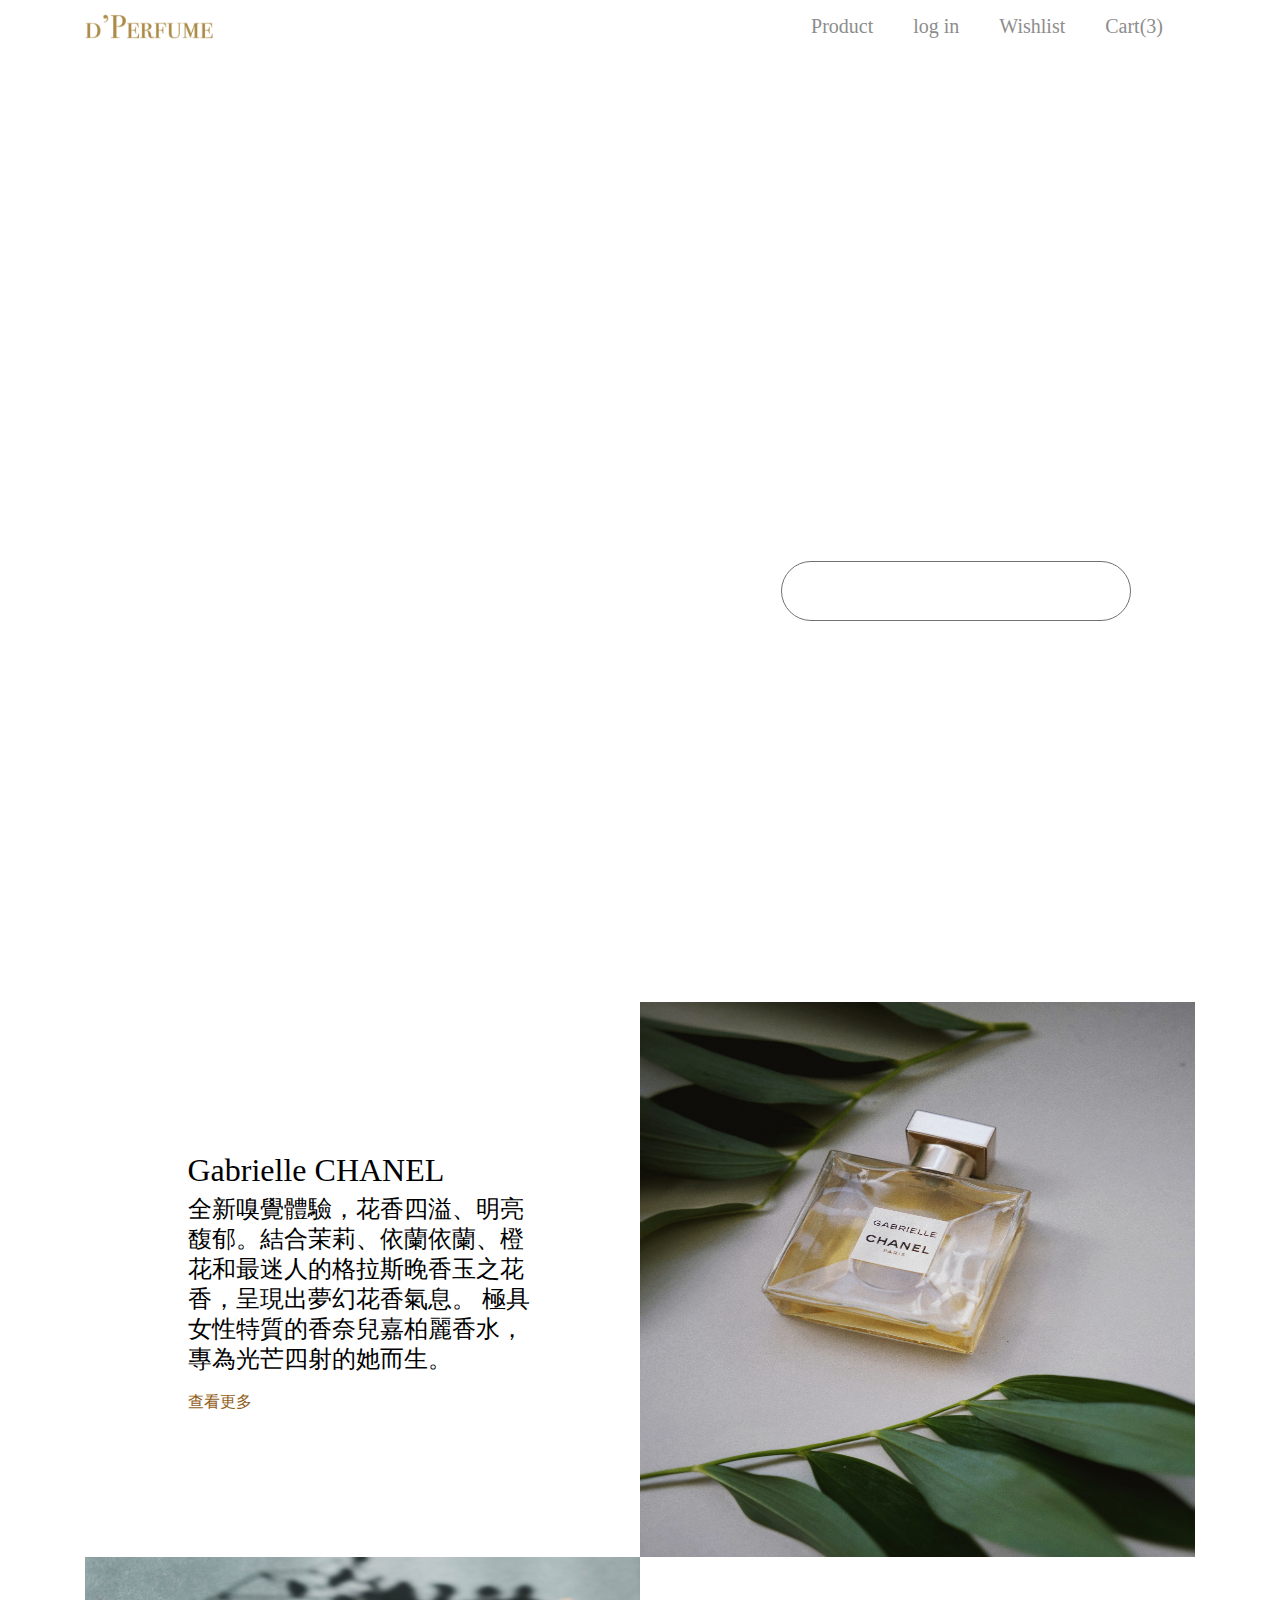
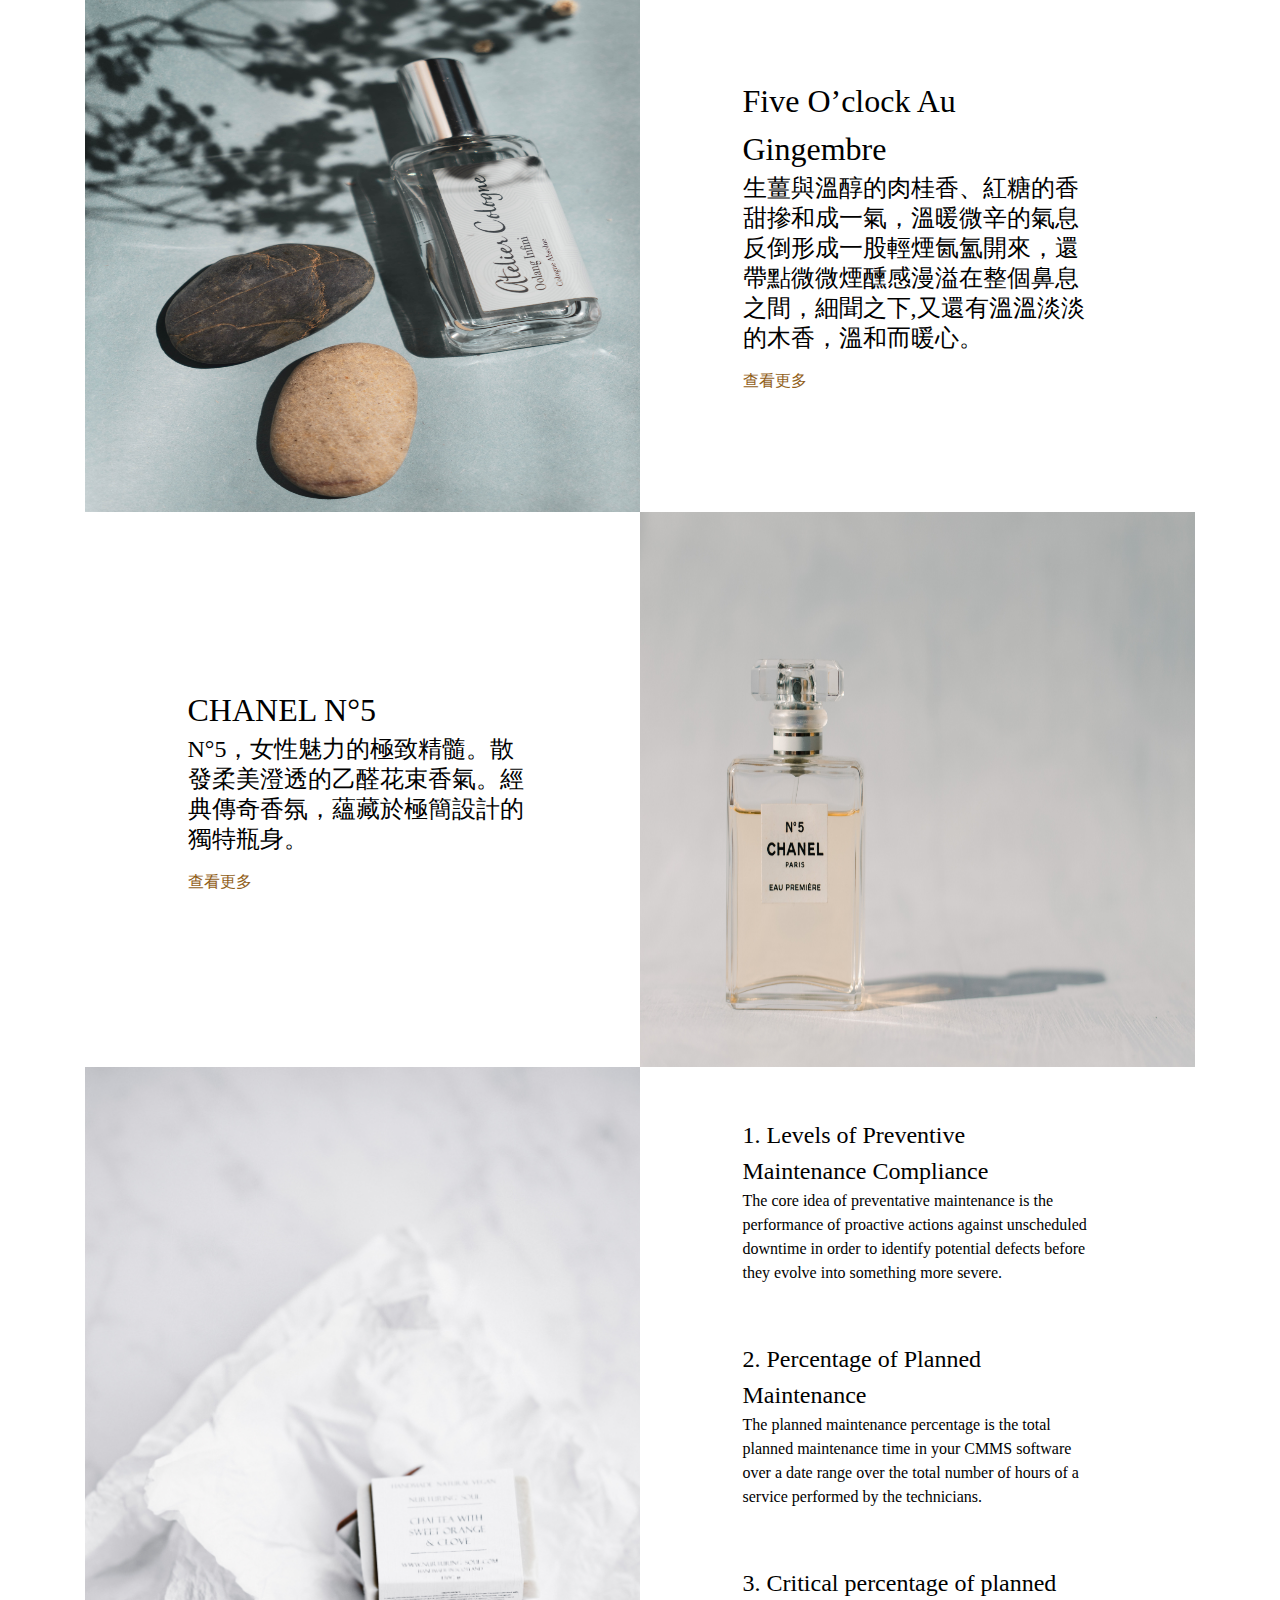
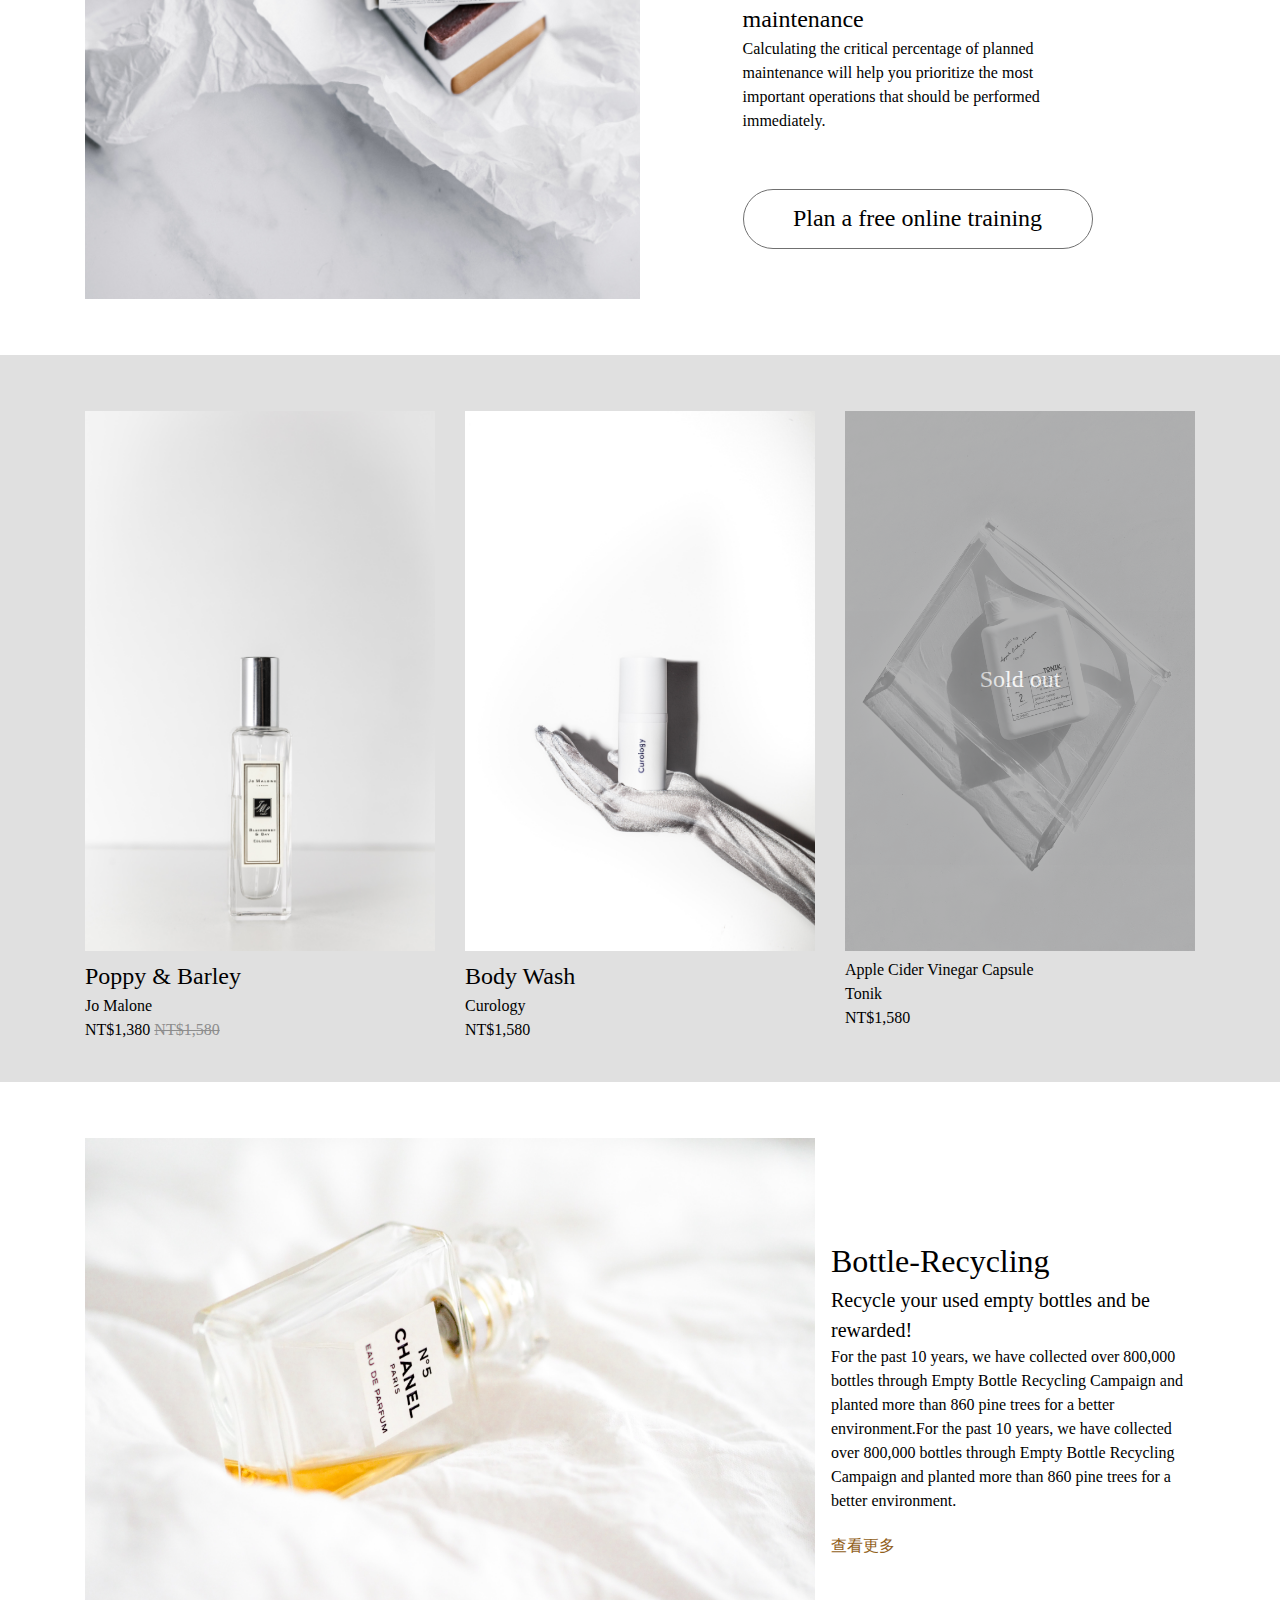
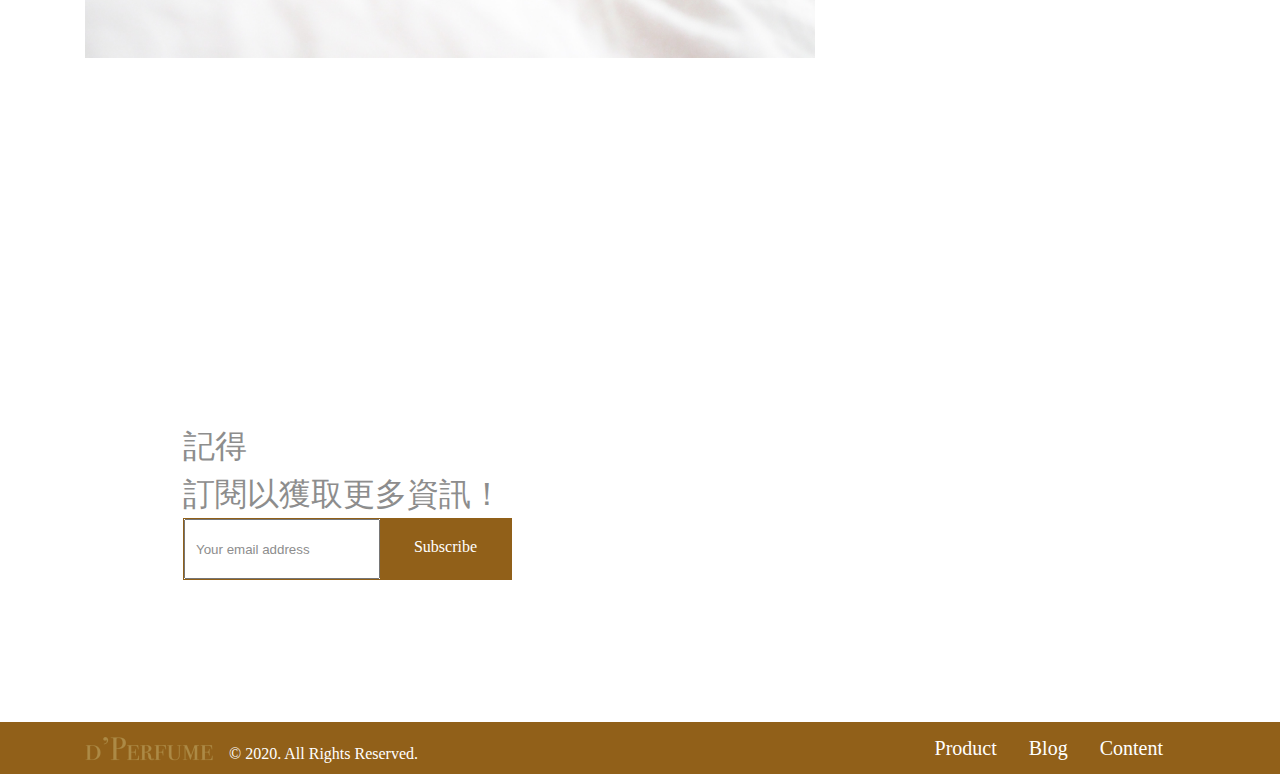
<file: perfume shop/03程式/index.html>
<!DOCTYPE html>
<html lang="en">

<head>
    <meta charset="UTF-8">
    <meta http-equiv="X-UA-Compatible" content="IE=edge">
    <meta name="viewport" content="width=device-width, initial-scale=1.0">
    <link rel="stylesheet" href="https://pro.fontawesome.com/releases/v5.10.0/css/all.css"
        integrity="sha384-AYmEC3Yw5cVb3ZcuHtOA93w35dYTsvhLPVnYs9eStHfGJvOvKxVfELGroGkvsg+p" crossorigin="anonymous" />
    <title>香水電商</title>
    <link rel="stylesheet" href="css/all.css">
</head>

<body>

    <!-- .header>(img>a)+(ul>li*4>a) -->
    <div class="header container display_flex_j_between">
        <h1 class="p_tb-1">
            <a href="index.html">
                <img class="header_logo" src="../01素材/d’Perfume.png" alt="logo"></img>
            </a>
        </h1>
        <ul class="display_flex_j_between p_tb-2">
            <li class="m_r-4">
                <a class="header_li_a" href="#">
                    <i class="m_r-2 i_set fas fa-store-alt "></i>
                    Product</a>
            </li>
            <li class="m_r-4">
                <a class="header_li_a" href="#">
                    <i class="m_r-2 fas fa-user "></i>
                    log in</a>
            </li>
            <li class="m_r-4">
                <a class="header_li_a" href="#">
                    <i class="m_r-2 fas fa-heart "></i>
                    Wishlist</a>
            </li>
            <li class="m_r-4">
                <a class="header_li_a" href="#">
                    <i class="far fa-shopping-cart "></i>
                    Cart(3)</a>
            </li>
        </ul>
    </div>
    <!-- .banner>h2+p+(.btn>a) -->
    <div class="banner">
        <div class="banner_imgbox">
        </div>
        <div class="banner_textbox">
            <h2 class="banner_textbox_h2 font_40_lh_60">Perfume your day</h2>
            <p class="banner_textbox_p font_24_lh_36">A perfume is like a piece of clothing, a message, a way of presenting oneself a
                costume that according to the person who wears it.</p>
            <div class="banner_btn ">
                <a class="banner_btn_a  " href="#">Shop now</a>
            </div>
        </div>
    </div>
    <!-- .content>(.cards_one>.container>img+(h2+p+.content_btn))+(.cards_two>img+(h2+p))+(.cards_three>.container>img+(h2+p+.content_btn)) -->
    <div class="content p_tb-8 ">
        <div class="cards_one m_b-7">
            <div class="container">
                <div class="card_img_right">
                    <img class="card" src="../01素材/product01.jpg" alt="產品照片01">
                    <div class="card_text card ">
                        <div class="card_text_container">
                            <h2 class="card_text_h2 font_32_lh_48">Gabrielle CHANEL</h2>
                            <p class=" card_text_p font_24_lh_30">全新嗅覺體驗，花香四溢、明亮馥郁。結合茉莉、依蘭依蘭、橙花和最迷人的格拉斯晚香玉之花香，呈現出夢幻花香氣息。
                                極具女性特質的香奈兒嘉柏麗香水，專為光芒四射的她而生。</p>
                            <div class="content_btn m_t-2">
                                <a class="card_text_a font_16_lh_24" href="#">查看更多</a>
                            </div>
                        </div>
                    </div>
                </div>
                <div class="card_img_left">
                    <img class="card" src="../01素材/product02.jpg" alt="產品照片02">
                    <div class="card_text card ">
                        <div class="card_text_container">
                            <h2 class="card_text_h2 font_32_lh_48">Five O’clock Au Gingembre</h2>
                            <p class="card_text_p font_24_lh_30">
                                生薑與溫醇的肉桂香、紅糖的香甜摻和成一氣，溫暖微辛的氣息反倒形成一股輕煙氤氳開來，還帶點微微煙醺感漫溢在整個鼻息之間，細聞之下,又還有溫溫淡淡的木香，溫和而暖心。</p>
                            <div class="content_btn m_t-2">
                                <a class="card_text_a font_16_lh_24" href="#">查看更多</a>
                            </div>
                        </div>
                    </div>
                </div>
                <div class="card_img_right">
                    <img class="card" src="../01素材/product03.jpg" alt="產品照片03">
                    <div class="card_text card ">
                        <div class="card_text_container">
                            <h2 class="card_text_h2 font_32_lh_48">CHANEL N°5</h2>
                            <p class="card_text_p font_24_lh_30">N°5，女性魅力的極致精髓。散發柔美澄透的乙醛花束香氣。經典傳奇香氛，蘊藏於極簡設計的獨特瓶身。</p>
                            <div class="content_btn m_t-2">
                                <a class="card_text_a font_16_lh_24" href="chanle_product.html">查看更多</a>
                            </div>
                        </div>
                    </div>
                </div>
                <div class="card_img_left">
                    <img class="preventive" src="../01素材/product04.jpg" alt="產品照片04">
                    <div class="card_text preventive ">
                        <div class="card_text_container">
                            <h2 class="preventive_text_h2 font_24_lh_36">
                                <span> 1.</span>
                                Levels of Preventive
                                <span>
                                    Maintenance Compliance
                                </span>
                            </h2>
                            <p class="preventive_text_p font_16_lh_24 m_b-7">The core idea of preventative maintenance is the performance of
                                proactive actions against unscheduled downtime in order to identify potential defects
                                before they evolve into something more severe.</p>
                            <h2 class="preventive_text_h2 font_24_lh_36">
                                <span> 2.</span>
                                Percentage of Planned
                                <span>
                                    Maintenance
                                </span>
                            </h2>
                            <p class="preventive_text_p font_16_lh_24 m_b-7">The planned maintenance percentage is the total planned
                                maintenance time in your CMMS software over a date range over the total number of hours
                                of a service performed by the technicians.</p>
                            <h2 class="preventive_text_h2 font_24_lh_36">
                                <span> 3.</span>
                                Critical percentage of
                                <span>
                                    planned maintenance
                                </span>
                            </h2>
                            <p class="preventive_text_p font_16_lh_24m_b-7">Calculating the critical percentage of planned maintenance will
                                help you prioritize the most important operations that should be performed immediately.
                            </p>
                            <div class="content_btn ">
                                <a class="banner_btn_a " href="#">Plan a free online training</a>
                            </div>
                        </div>
                    </div>
                </div>
            </div>
        </div>
        <div class="cards_two m_b-7 p_tb-5">
            <div class="container">
                <ul class="display_flex_j_between" >
                    <li>
                        <img class="card_two_img " src="../01素材/product05.jpg" alt="產品05">
                        <h2 class="card_two_h2 font_24_lh_36">Poppy & Barley</h2>
                        <p class="font_16_lh_24">Jo Malone</p>
                        <p class="m_t-2 font_16_lh_24 ">NT$1,380
                            <span class="card_two_span  font_16_lh_24 m_l-1">NT$1,580</span>
                        </p>
                    </li>
                    <li>
                        <img class="card_two_img " src="../01素材/product06.jpg" alt="產品06">
                        <h2 class="card_two_h2 font_24_lh_36">Body Wash</h2>
                        <p class="font_16_lh_24">Curology</p>
                        <p class="m_t-2 font_16_lh_24 ">NT$1,580
                        </p>
                    </li>
                    <li>
                        <img class="card_two_img " src="../01素材/product07.jpg" alt="產品07">
                        <div class="mark">
                            <a class="mark_a font_24_lh_36" href="">Sold out</a>
                        </div>
                        <h2 class="card_two_h2font_24_lh_36">Apple Cider Vinegar Capsule</h2>
                        <p class="font_16_lh_24">Tonik</p>
                        <p class="m_t-2 font_16_lh_24 ">NT$1,580
                        </p>
                    </li>
                </ul>
            </div>
        </div>
        <div class="cards_three ">
            <div class="container display_flex_j_between">
                <img class="card_three_img" src="../01素材/product08.jpg" alt="
                產品08">
                <div class="card_three_text card_text_container font_20_lh_30
                m_l-2">
                    <h2 class="card_text_h2 font_32_lh_48">Bottle-Recycling</h2>
                    <p class="font_20_lh_30" >Recycle your used empty bottles and be rewarded!</p>
                    <p class="font_16_lh_24" >For the past 10 years, we have collected over 800,000 bottles through Empty Bottle Recycling Campaign and planted more than 860 pine trees for a better environment.For the past 10 years, we have collected over 800,000 bottles through Empty Bottle Recycling Campaign and planted more than 860 pine trees for a better environment.</p>
                    <div class="content_btn m_t-2">
                        <a class="card_text_a font_16_lh_24" href="#">查看更多</a>
                    </div>
                </div>
            </div>
        </div>
    </div>

    <!-- .footer>(.footerbanner>(img+p+input))+(.footernav>img+p+(ul>li*3)) -->
    <div class="footer">
        <div class="footerbanner">
            <div class="footer_banner_img"></div>
            <div class="footer_textbox">
                <p class="footer_textbox_p font_32_lh_48" >記得
                    <span class="footer_textbox_span">
                        訂閱以獲取更多資訊！
                    </span>
                </p>
                <div class="input_boxs">
                    <input class="input_box" type="text" value="Your email address">
                    <div class="input_btn">
                        <a class="input_btn_a font_16_lh_24 p_tb-2" href="">Subscribe</a>
                        </div>
                </div>
            </div>
        </div>

        <div class="footer_nav">
            <div class="container display_flex_j_between ">
                <div class="footer_logo_cc display_flex_j_between">
                    <h1 class="p_tb-1">
                        <a href="#">
                            <img class="header_logo footer_nav_p" src="../01素材/d’Perfume@2x.png" alt="logo"></img>
                        </a>
                    </h1>
                    <p class="footer_nav_cc">© 2020. All Rights Reserved.</p>
                </div>
                <ul class="display_flex_j_between p_tb-2 ">
                    <li class="m_r-4">
                        <a class="header_li_a footer_nav_p" href="#">
                            Product</a>
                    </li>
                    <li class="m_r-4">
                        <a class="header_li_a footer_nav_p" href="#">
                            Blog</a>
                    </li>
                    <li class="m_r-4">
                        <a class="header_li_a footer_nav_p" href="#">
                           Content</a>
                    </li>
                </ul>
            </div>
        </div>
    </div>


</body>

</html>
</file>
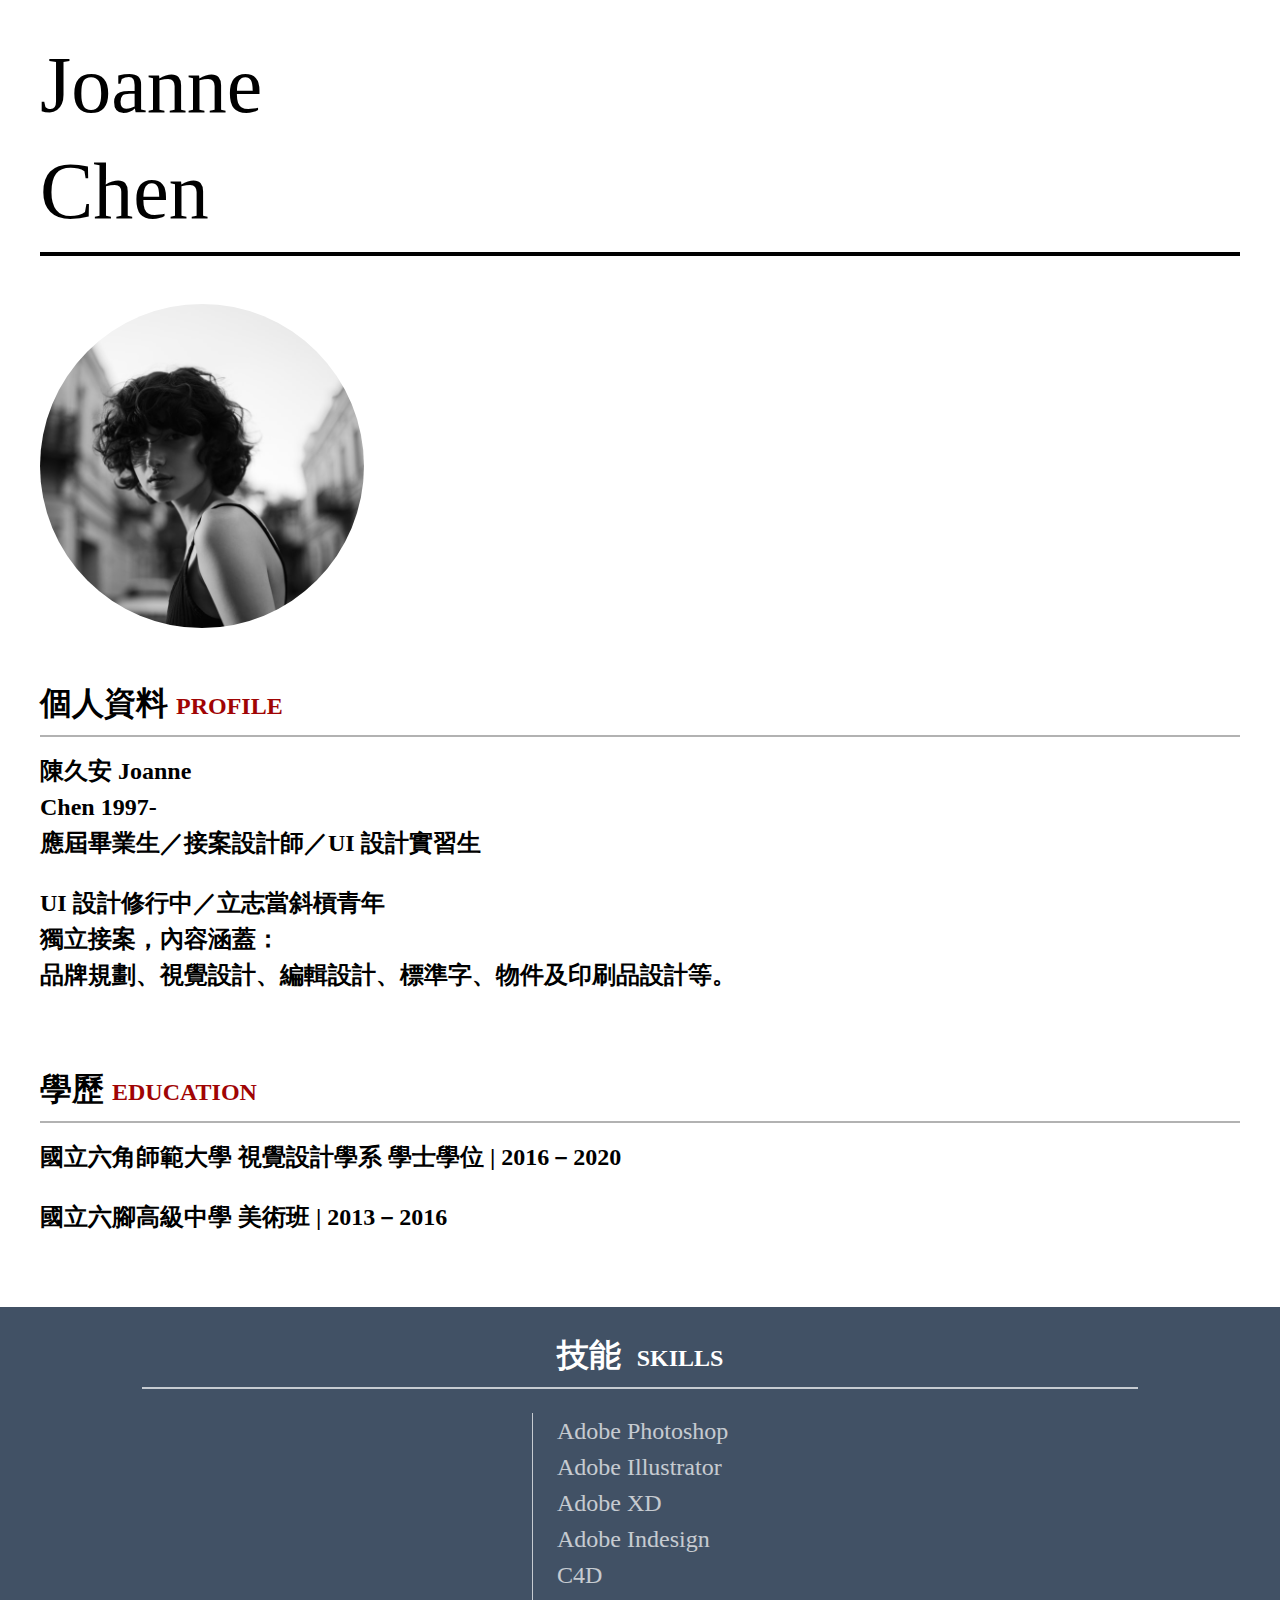
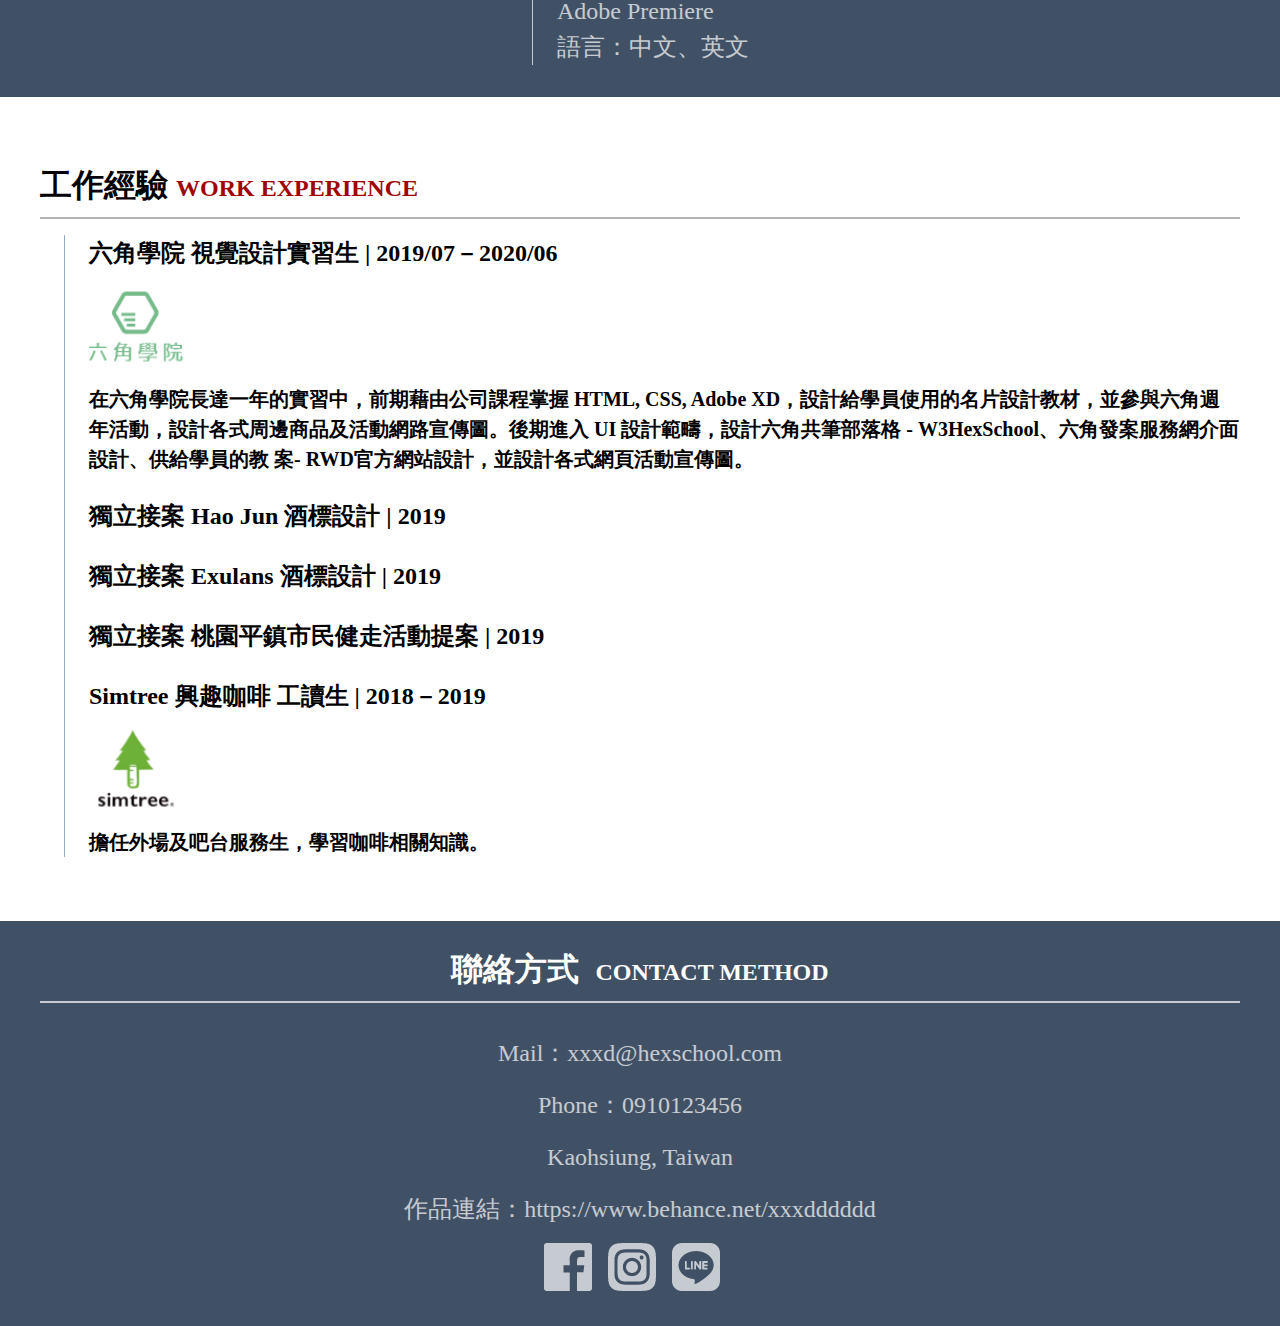
<file: PROFILE/3.程式/index.html>
<!DOCTYPE html>
<html lang="en">

<head>
    <meta charset="UTF-8">
    <meta http-equiv="X-UA-Compatible" content="IE=edge">
    <meta name="viewport" content="width=device-width, initial-scale=1.0">
    <title>PROFILE</title>
    <link rel="stylesheet" href="css/style01.css">
</head>

<body>
    <div class="container">
        <h1>
            Joanne <br>
            Chen
        </h1>
        <div class="border"></div>
        <img class="photo" src="../1.素材/photo-1536180931879-fd2d652efddc.png" alt="大頭照">
        <!-- (.profile>h3+.border_1+(ul>li*2>p))+(.education>h3+.border_1+(ul>li*2>p)) -->
        <div class="profile">
            <h2>
                個人資料 <span>PROFILE</span>
            </h2>
            <div class="border_1"></div>
            <ul>
                <li>
                    <p>陳久安 Joanne <br> Chen 1997- <br> 應屆畢業生／接案設計師／UI 設計實習生</p>
                </li>
                <li>
                    <p>UI 設計修行中／立志當斜槓青年 <br> 獨立接案，內容涵蓋： <br> 品牌規劃、視覺設計、編輯設計、標準字、物件及印刷品設計等。</p>
                </li>
            </ul>
        </div>
        <div class="education">
            <h2>
                學歷 <span>EDUCATION</span> 
            </h2>
            <div class="border_1"></div>
            <ul>
                <li>
                    國立六角師範大學 視覺設計學系 學士學位 | 2016－2020
                </li>
                <li>
                    國立六腳高級中學 美術班 | 2013－2016
                </li>
            </ul>
        </div>
    </div>
    <!-- .skills>.container>h3+.border+(ul.skills_list>li*7) -->
    <div class="skills">
        <div class="container">
            <h2>
                技能 <span>                   SKILLS</span>
            </h2>
            <div class="border_996"></div>
            <ul class="skills_list">
                <li>Adobe Photoshop</li>
                <li>Adobe Illustrator</li>
                <li>Adobe XD</li>
                <li>Adobe Indesign</li>
                <li>C4D</li>
                <li>Adobe Premiere</li>
                <li>語言：中文、英文</li>
            </ul>
        </div>
    </div>
    <!-- .container>.work_experience>h3+.border_1+(ul>li*5)
     -->
    <div class="container">
        <div class="work_experience">
            <h2>
                工作經驗 <span>WORK EXPERIENCE</span>
            </h2>
            <div class="border_1"></div>
            <ul class="work_list broder_left">
                <li>
                    <h3 class="work_title_p">
                        六角學院 視覺設計實習生 | 2019/07－2020/06
                    </h3>
                    <img class="company_logo" src="../1.素材/Group 7.png" alt="公司LOGO">
                    <p class="work_p">在六角學院長達一年的實習中，前期藉由公司課程掌握 HTML, CSS, Adobe
                        XD，設計給學員使用的名片設計教材，並參與六角週年活動，設計各式周邊商品及活動網路宣傳圖。後期進入 UI 設計範疇，設計六角共筆部落格 -
                        W3HexSchool、六角發案服務網介面設計、供給學員的教 案- RWD官方網站設計，並設計各式網頁活動宣傳圖。</p>
                </li>
                <li >
                    <h3 class="work_title_p m_tb-3">
                        獨立接案 Hao Jun 酒標設計 | 2019
                    </h3></li>
                <li>
                    <h3 class="work_title_p m_tb-3">
                        獨立接案 Exulans 酒標設計 | 2019
                    </h3>
                    </li>
                <li>
                    <h3 class="work_title_p m_tb-3">
                        獨立接案 桃園平鎮市民健走活動提案 | 2019
                    </h3>
                    </li>
                <li>
                    <h3 class="work_title_p ">
                        Simtree 興趣咖啡 工讀生 | 2018－2019
                    </h3>
                    <img class="company_logo" src="../1.素材/Group 8.png" alt="咖啡廳LOGO">
                    <p class="work_p">擔任外場及吧台服務生，學習咖啡相關知識。</p>
                </li>
            </ul>
        </div>
    </div>
    <!-- .about_me>.container>h3+.border+(ul>li*5) -->
    <div class="about_me">
        <div class="container">
            <h2>
                聯絡方式
                <span>
                    CONTACT METHOD
                </span>
            </h2>
            <div class="border_whilt"></div>
            <ul>
                <li>
                    <a class="about_a"
                    href="mailto:xxxd@hexschool.com"> Mail：xxxd@hexschool.com</a>
                   </li>
                <li >
                    <a class="about_a" href="tel:+0910123456">Phone：0910123456</a>
                    </li>
                <li class="about_p">Kaohsiung, Taiwan</li>
                <li class="about_p">作品連結：https://www.behance.net/xxxdddddd</li>
                <li>
                    <ul class="about_icons">
                        <li><a href="#"><img src="../1.素材/facebook.png" alt="臉書icon"></a></li>
                        <li><a href="#"><img src="../1.素材/instagram-alt.png" alt="iGicon"></a></li>
                        <li><a href="#"><img src="../1.素材/line.png" alt="lineicon"></a></li>
                    </ul>
                </li>
            </ul>
        </div>
    </div>

</body>

</html>
</file>
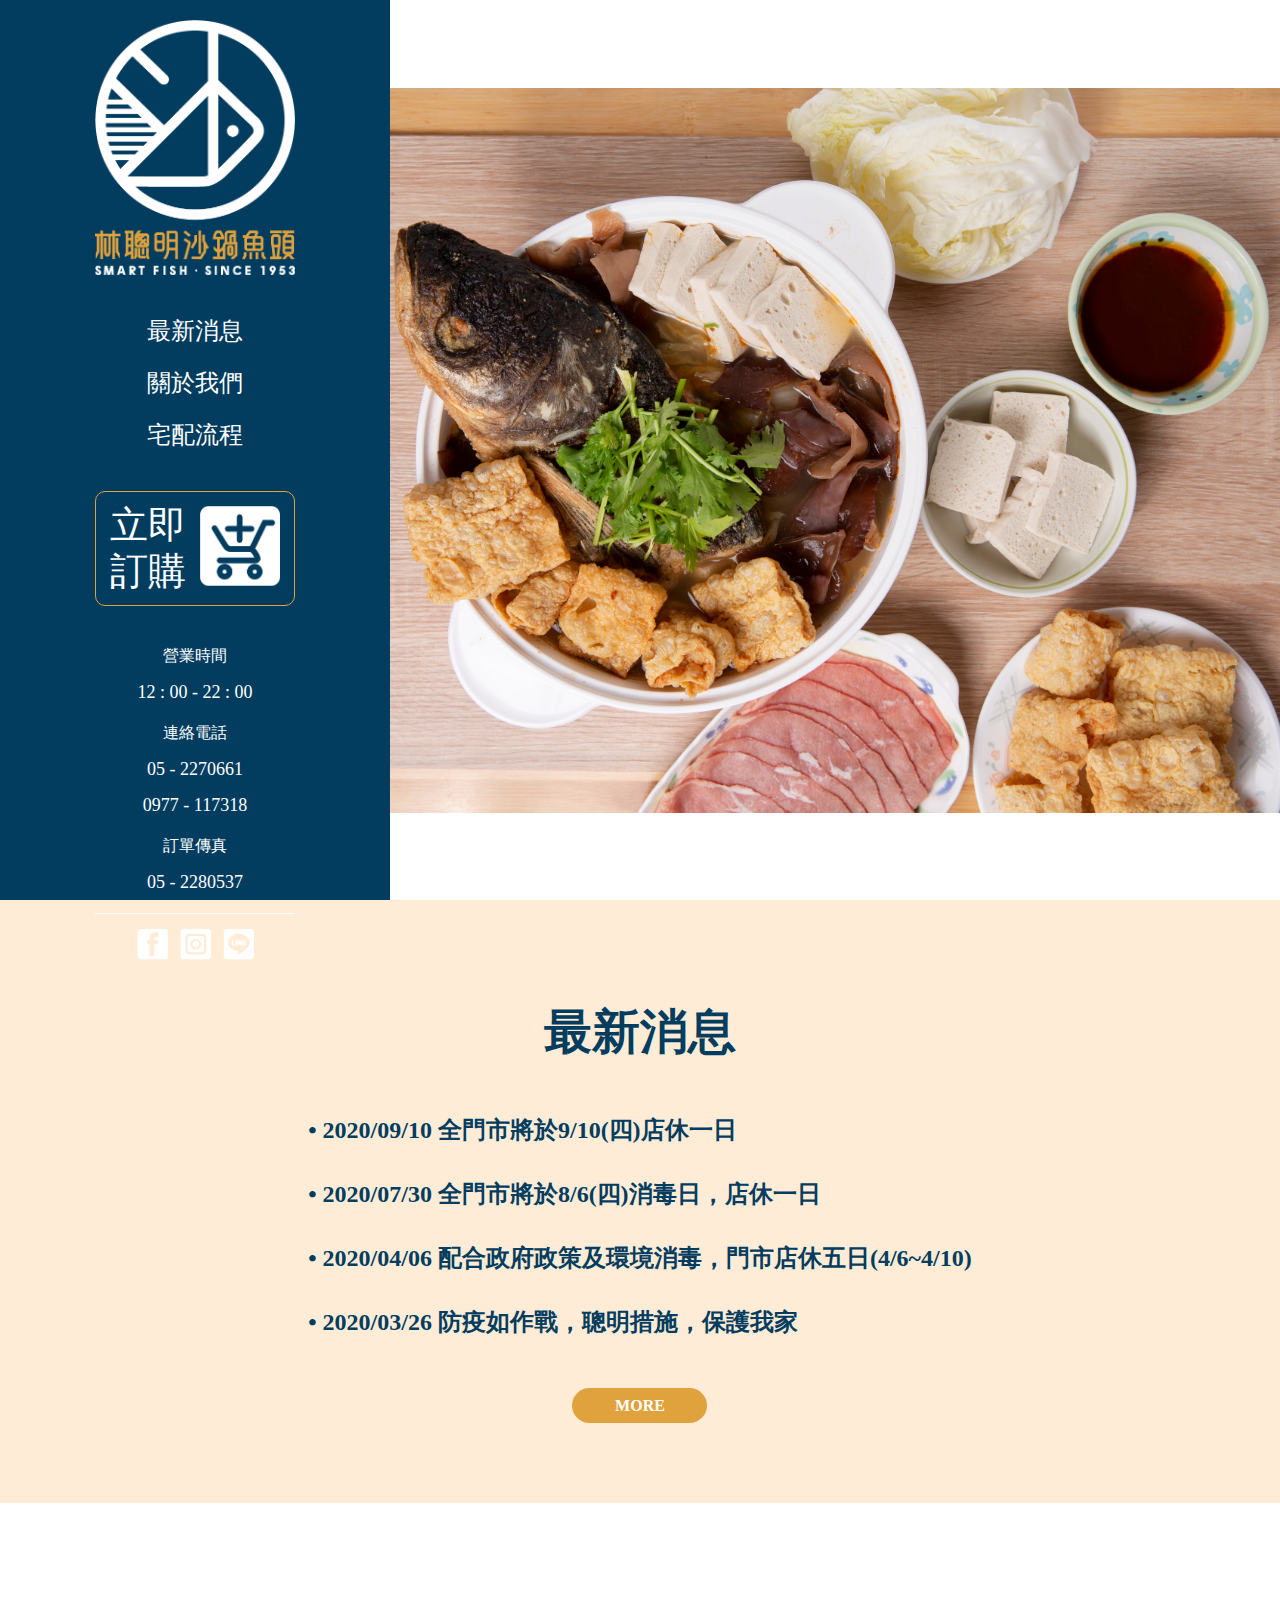
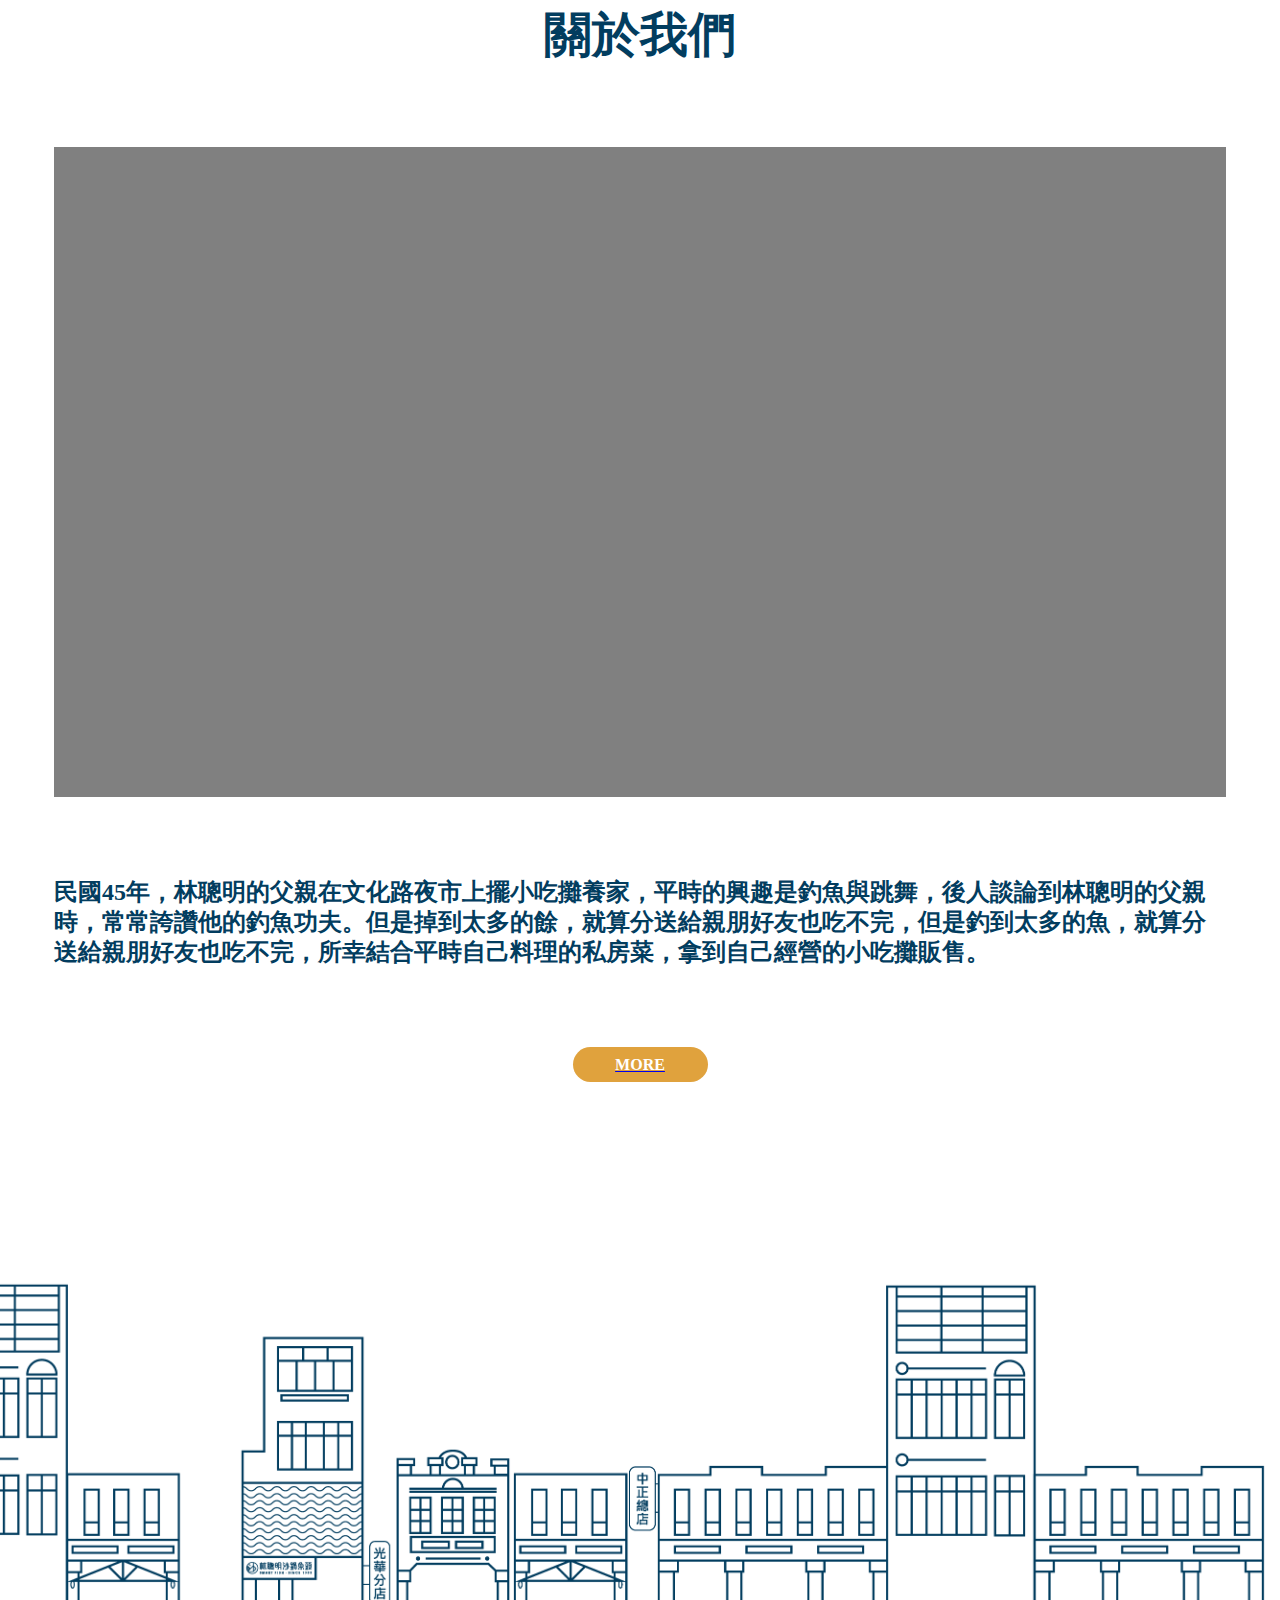
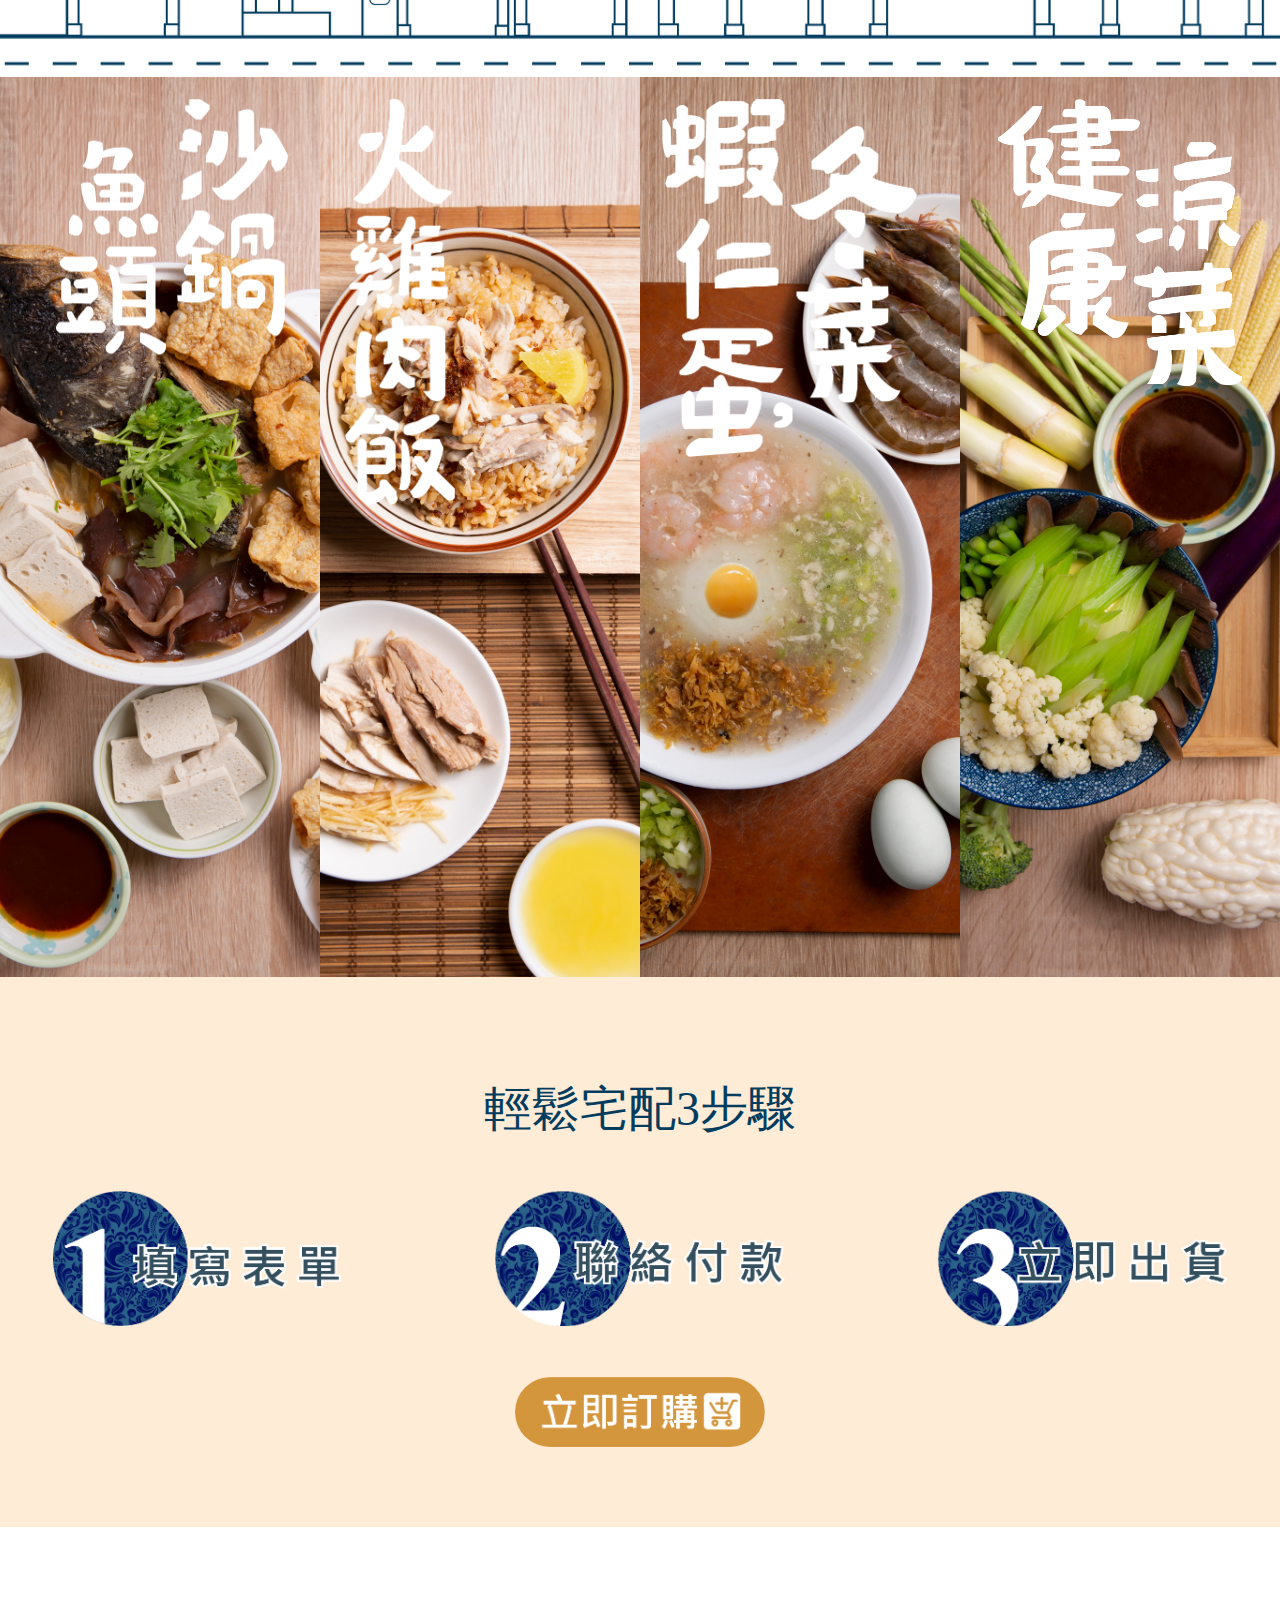
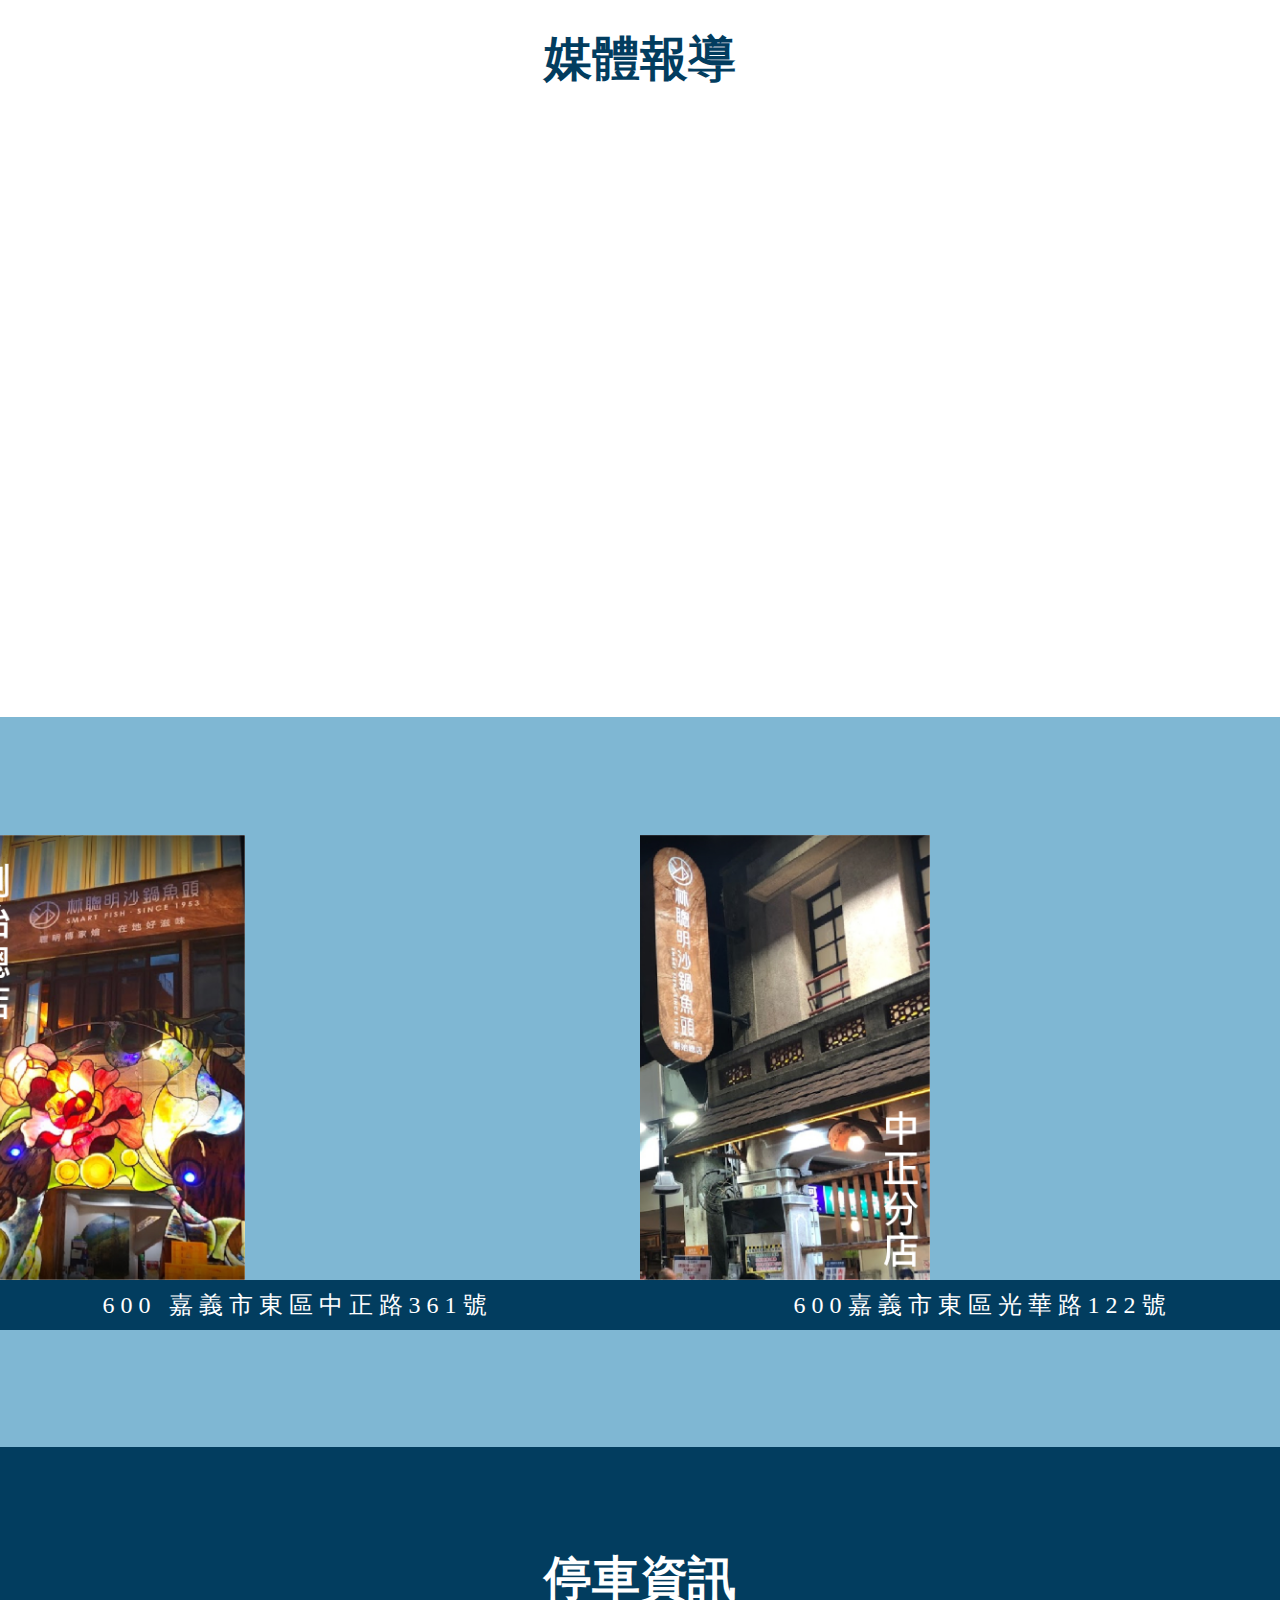
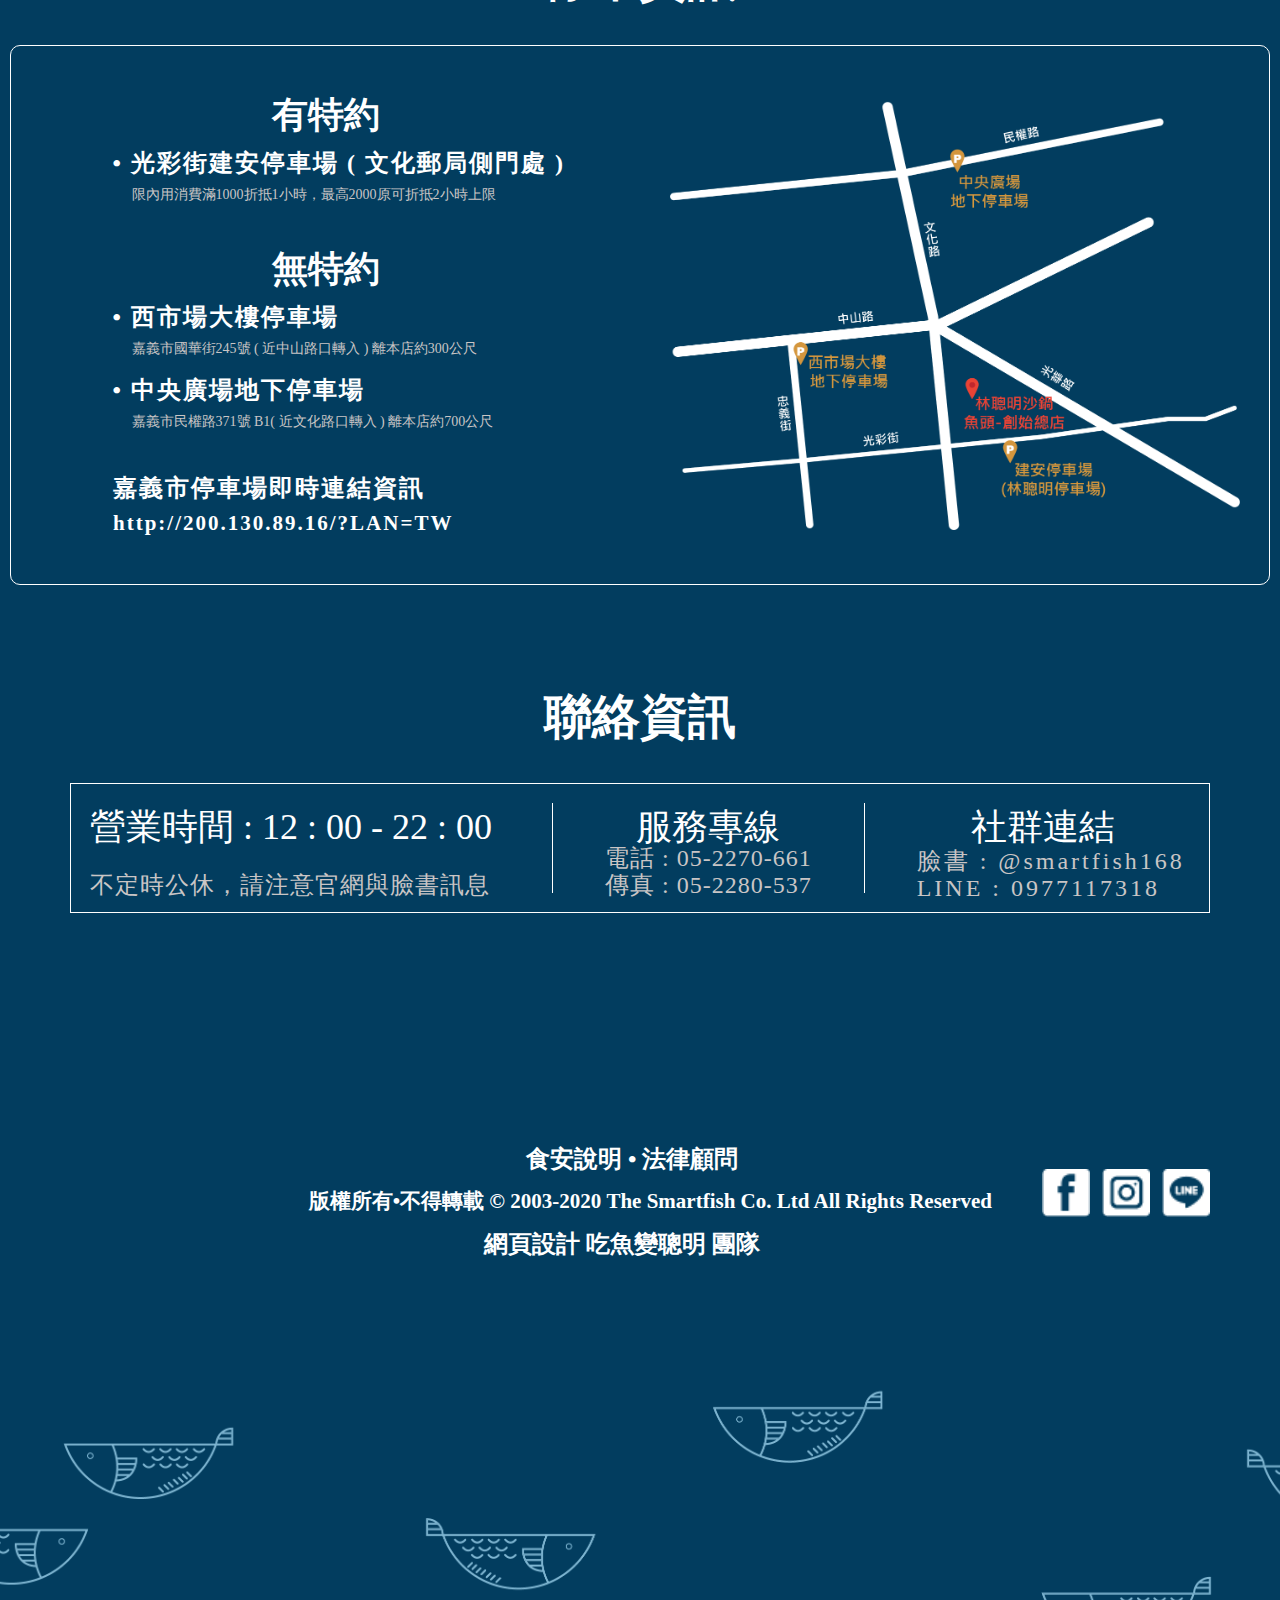
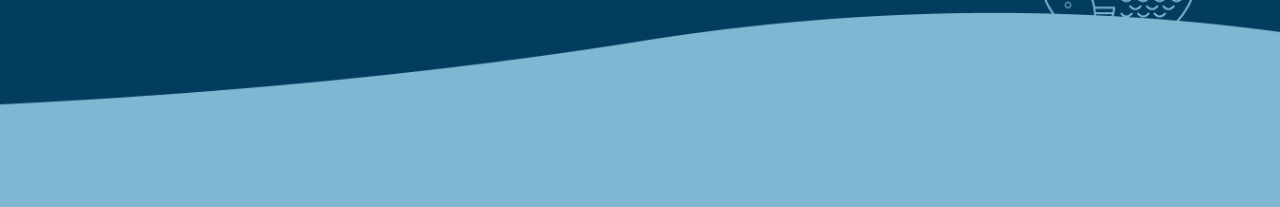
<file: team/html/index.html>
<!DOCTYPE html>
<html lang="en">

<head>
    <meta charset="UTF-8">
    <meta name="viewport" content="width=device-width, initial-scale=1.0">
    <title>林聰明砂鍋魚頭</title>

    <style>
        * {
            box-sizing: border-box;
            font-family: 'Times New Roman', Times, serif;
        }

        body {
            margin: 0;
        }

        #nav{
            width: 390px;
            height: 100vh;
            background-color: #023D5F;
            position: fixed;
            top:0;
            color:white;
            font-size:xx-large;

            display:flex;
            justify-content: center;
            z-index: 100;
        }
        
        #navcon{
            width: 200px;
            height: 100%;
            padding: 20px 0px;
            position: relative;
        }
        #navvclose{
            width: 45px;
            height: 45px;
            position: absolute;
            top:10px;
            left: -80px;
            display: none;
        }
        #cl1{
            width: 45px;
            height: 2px;
            background-color: #E0A23D;
            transform: rotate(45deg);
            position: absolute;
            top:20px;
        }
        #cl2{
            width: 45px;
            height: 2px;
            background-color: #E0A23D;
            transform: rotate(-45deg);
            position: absolute;
            top:20px;
        }
        #logo{
            width: 200px;
            height: 255px;
            margin-bottom: 40px;
            background-image: url('../img/LOGO.png');
            background-size: cover;
            background-repeat: no-repeat;
            background-position: top;
            margin-bottom: 40px;
        }
        .but{
            width: 200px;
            font-size: 24px;
            text-align: center;
            margin-bottom: 20px;
        }
        #buy_online{
            margin-bottom: 40px;
        }
        #contect{
            width: 200px;
            height: 115px;
            border: 1px solid #E0A23D;
            border-radius: 10px;
            margin-bottom: 40px;
            color: white;
            display: flex;
            justify-content: center;
            align-items: center;
        }
        #contectcon{
            width: 170px;
            height: 85px;
            display: flex;
            justify-content: space-between;
        }
        #contectfont{
            width: 76px;
            height: 76px;
            font-size: 38px;
            text-decoration:none;
            color: white;
        }
        #contectfont1{
            width: 76px;
            height: 38px;
            font-size: 38px;
            line-height: 38px;
            margin-bottom: 8px;
            text-decoration:none;
            color: white;
        }
        #contecticon{
            width: 80px;
            height: 80px;
            background-image: url("../img/wireframe-36.png");
            background-position: center;
            background-size: cover;
        }
        .in{
            text-align: center;
            font-size: 16px;
            margin-bottom: 15px;
        }
        .fontmar{
            margin-bottom: 20px;
        }
        .numfont{
            font-size: 18px;
        }
        #line{
            width: 200px;
            height: 1px;
            background-color: white;
            margin-bottom: 15px;
        }
        .icon{
            width: 200px;
            height: 29px;
            display: flex;
            justify-content: center;
            margin-bottom: 17px;
            
        }
        .ic{
            width: 31px;
            height: 31px;
            background-position: center;
            background-size: cover;
            background-repeat: no-repeat;
            margin: 0px 6px;
        }
        .ic:nth-child(1){
            background-image: url("../img/資產\ 1.png");
        }
        .ic:nth-child(2){
            background-image: url("../img/資產\ 2.png");
            
        }
        .ic:nth-child(3){
            background-image: url("../img/資產\ 3.png");

        }
        #minnav{
            width: 95px;
            height: 100vh;
            background-color: rgba(255,255,255,0.6);
            position: fixed;
            
            top:0;
            z-index: 100;

            display:flex;
            flex-direction:column;
            align-items: center;
            transition: 0.5s;
        }
        #minnavcon{
            width: 50px;
            height: 100vh;
            padding-top: 40px;
        }
        #open{
            width: 50px;
            height: 30px;
            position: relative;
            margin-bottom: 40px;
        }
        .openbar{
            width: 45px;
            height: 4px;
            background-color: #E0A23D;
        }
        #op1{
            position: absolute;
            top:0%;
        }
        #op2{
            position: absolute;
            top:50%;
        }
        #op3{
            position: absolute;
            top:100%;
        }
        .minnavline1{
            width: 100%;
            height: 1px;
            background-color: #023D5F;
            margin-bottom: 40px;
        }
        .minnaviconicon{
            width: 50px;
            height: 50px;
            margin-bottom: 40px;
            background-size: cover;
            background-position: center;
            background-repeat: no-repeat;
        }
        #minnavgobuy{
            background-image: url('../img/wireframe-37.png');
        }
        #minfb{
            background-image: url('../img/wireframe-38.png');
            margin-bottom: 30px;
        }
        #minig{
            margin-bottom: 30px;
            background-image: url("../img/wireframe-39.png");
        }
        #minline{
            background-image: url("../img/wireframe-40.png");
        }
        #home{
            width: 100%;
            height: 100vh;
            transform: scaleY(-1);
            background-image: url("../img/home.jpg");
            background-size: 85%;
            background-position:right;
            background-repeat: no-repeat;
        }
        .container{
            width: 1140px;
            height: 100%;
            display: flex;
            justify-content: center;
            padding: 80px 0px;
        }
        #sec1{
            width: 100%;
            background-color: #FFECD7;
            display: flex;
            justify-content: center;
        }
        #s1t{
            width: 100%;
            font-size: 48px;
            font-weight: 900;
            text-align: center;
            color: #023D5F;
            margin-bottom: 50px;
        }
        #s1fon{
            width: 100%;
            height: 24px;
            font-size: 24px;
            font-weight: 600;
            color: #023D5F;
            margin-bottom:40px ;
            cursor: pointer;
        }
        #fontblock1{
            display: none;
        }
        #s1fontend{
            font-size: 24px;
            font-weight: 600;
            color: #023D5F;
            margin-bottom:50px ;
            cursor: pointer;
        }
        #s1more{
            height: 35px;
            width: 135px;
            background-color: #E0A23D;
            border-radius: 35px;
            text-align: center;
            line-height: 35px;
            font-weight: 900;
            color: white;
            cursor: pointer;
            text-decoration: none;
        }
        #s1foot{
            width: 100%;
            height: 35px;
            display: flex;
            justify-content: center;
            color:white;
            text-decoration: none;
        }
        #sec2{
            width: 100%;
            display: flex;
            justify-content: center;
            flex-wrap: wrap;
        }
        #sec2 .container{
            padding: 100px 0px;
            flex-wrap: wrap;
        }
        #s2t{
            width: 100%;
            font-size: 48px;
            text-align: center;
            margin-bottom: 80px;
            color: #023D5F;
            font-weight: 600;
        }
        #s2vid{
            width: 100%;
            height: 650px;
            background-color: gray;
            margin-bottom: 80px;
        }
        #s2font{
            width: 100%;
            font-size: 24px;
            font-weight: 600;
            color:#023D5F;
            line-height: 30px;
            margin-bottom: 80px;
        }
        #s2more{
            height: 35px;
            width: 135px;
            background-color: #E0A23D;
            border-radius: 35px;
            text-align: center;
            line-height: 35px;
            font-weight: 900;
            color: white;
            cursor: pointer;
        }
        #s2foot2{
            width: 100%;
            height: 495px;
            background-image: url("../img/wireframe-06.png");
            background-size: cover;
            background-position: center;
            background-repeat: no-repeat;
            display: none;
        }
        #s2foot{
            width: 100%;
            height: 495px;
            background-image: url("../img/wireframe-06.png");
            background-size: cover;
            background-position: center;
            background-repeat: no-repeat;
        }
        #sec3{
            width: 100%;
            height: 100vh;
            display: flex;
            justify-content: flex-end;
        }

        .wrapper {
            width: 100%;
            height: 100vh;
            display: flex;
        }

        .box {
            width: 25%;
            height: 100vh;
            transition: 0.5s;

            display: flex;
            justify-content: center;
            flex-wrap: wrap;

            position: relative;
        }

        .box:nth-child(1) {
            background-color: cadetblue;
            background-image: url("../img/Q47A6131\(01\)-.jpg");
            background-size: cover;
            background-position: center;
            background-repeat: no-repeat;
        }
        .box:nth-child(2) {
            background-color: cadetblue;
            background-image: url("../img/Q47A6135\(01\)-.jpg");
            background-size: cover;
            background-position: center;
            background-repeat: no-repeat;
        }
        .box:nth-child(3) {
            background-color: cadetblue;
            background-image: url("../img/Q47A6147\(01\)-.jpg");
            background-size: cover;
            background-position: center;
            background-repeat: no-repeat;
        }
        .box:nth-child(4) {
            background-color: cadetblue;
            background-image: url("../img/Q47A6159\(01\)-.jpg");
            background-size: cover;
            background-position: center;
            background-repeat: no-repeat;
        }
        #sec3img1{
            width: 232px;
            height: 256px;
            background-image: url("../img/沙鍋魚頭.png");
            background-size: cover;
            background-position: center;
            background-repeat: no-repeat;
            position: absolute;
            top:22px;
            right: 32px;
        }
        #sec3img2{
            width: 110px;
            height: 406px;
            background-image: url("../img/火雞肉飯.png");
            background-size: cover;
            background-position: center;
            background-repeat: no-repeat;
            position: absolute;
            top:22px;
            left: 25px;
        }
        #sec3img3{
            width: 255px;
            height: 358px;
            background-image: url("../img/冬菜蝦仁蛋.png");
            background-size: cover;
            background-position: center;
            background-repeat: no-repeat;
            position: absolute;
            top:22px;
            left:22px;
        }
        #sec3img4{
            width: 244px;
            height: 287px;
            background-image: url("../img/健康涼菜.png");
            background-size: cover;
            background-position: center;
            background-repeat: no-repeat;
            position: absolute;
            top:22px;
            left: calc(50% - 122px);
        }
        #sec3img11{
            width: 232px;
            height: 256px;
            background-image: url("../img/沙鍋魚頭.png");
            background-size: cover;
            background-position: center;
            background-repeat: no-repeat;
            position: absolute;
            top:-256px;
            left: calc(50% - 166px);
            opacity: 0;
        }
        #sec3img22{
            width: 110px;
            height: 406px;
            background-image: url("../img/火雞肉飯.png");
            background-size: cover;
            background-position: center;
            background-repeat: no-repeat;
            position: absolute;
            top:-406px;
            left: calc(50% - 55px);
            opacity: 0;
        }
        #sec3img33{
            width: 255px;
            height: 358px;
            background-image: url("../img/冬菜蝦仁蛋.png");
            background-size: cover;
            background-position: center;
            background-repeat: no-repeat;
            position: absolute;
            top:-358px;
            left: calc(50% - 177px);
            opacity: 0;
        }
        #sec3img44{
            width: 244px;
            height: 287px;
            background-image: url("../img/健康涼菜.png");
            background-size: cover;
            background-position: center;
            background-repeat: no-repeat;
            position: absolute;
            top:-287px;
            left: calc(50% - 122px);
            opacity: 0;
        }

        .box:hover {
            width: 80%;
        }
        .box:hover .imgon{
            opacity: 0;
            transition-duration: 1s;
        }
        .box:hover .tribox{
            opacity: 1;
            transition-duration: 1s;
        }

        .imgbox{
            opacity: 0;
            width: 100%;
            height: 0%;
            background-color: rgba(0, 0, 0, 0.7);
            position: absolute;                      
            top:100%;
        }

        .sec3imgbox{
            width: 80%;
            height: 40%;
            position: absolute;
            top:47%;
            left: 10%;
            color: white;
            font-size: 21px;
        }

        .tribox{
            width: 80px;
            height: 80px;
            position: absolute;
            bottom: 70px;
            left: calc(50% - 40px);
            cursor: pointer;
            z-index: 3;
            opacity: 0;
            display: flex;
            justify-content: center;
            align-items: center;
            background-image: url("../img/wireframe-24.jpg");
            background-position: center;
            background-size: cover;
            background-repeat: no-repeat;

            
        }
        
        .closebox{
            width: 80px;
            height: 80px;
            position: absolute;
            bottom: 70px;
            left: calc(50% - 40px);
            background-image: url("../img/wireframe-23.png");
            background-position: center;
            background-size: cover;
            background-repeat: no-repeat;
            opacity: 0;
        }
        #sec4{
            width: 100%;
            height: 550px;
            background-color:#FFECD7;
            display: flex;
            justify-content: center;
        }
        #sec4 .container{
            height: 100%;
            width: 1175px;
            display: flex;
            justify-content: center;
            align-items: center;
            flex-wrap: wrap;
        }
        #sec4t{
            width: 100%;
            text-align: center;
            font-size: 48px;
            color: #023D5F;
            margin-bottom: 50px;
        }
        #three{
            width: 1175px;
            height: 135px;
            display: flex;
            justify-content: center;
            margin-bottom: 50px;
        }
        .step{
            width: 290px;
            height: 135px;
            background-size: cover;
            background-position: center;
            background-repeat: no-repeat;
        }
        .step:nth-child(1){
            background-image: url("../img/wireframe-20.png");
        }
        .step:nth-child(2){
            background-image: url("../img/wireframe-21.png");
            margin:0% 153px ;
        }
        .step:nth-child(3){
            background-image: url("../img/wireframe-22.png");
        }
        #sec4buy{
            width: 250px;
            height: 70px;
            background-image: url("../img/wireframe-25.png");
            background-size: cover;
            border-radius: 70px;
            cursor: pointer;
        }
        #sec4buy2{
            background-image: url("../img/wireframe-25.png");
            background-size: cover;
            border-radius: 70px;
            display: none;
            width: 163px;
            height: 47px;
            cursor: pointer;
        }
        #s4bf{
            text-align: center;
            line-height: 70px;
            color:white;
            font-size: 50px;
            font-weight: 600;
        }
        #sec4-1{
            width: 100%;
            height: 790px;
            display: flex;
            justify-content: center;
            flex-wrap: wrap;
        }
        
        .container{
            height: 100%;
            width: 1172px;
            padding-top: 100px;
        }
        #sec4-1t{
            width: 100%;
            height: 48px;
            font-size: 48px;
            font-weight: 600;
            color:#023D5F;
            margin-bottom: 50px;
            text-align: center;
        }
        
        #sec5{
            width: 100%;
            height: 730px;
            background-color: #7FB7D3;
            display: flex;
            justify-content: center;
            align-items: center;
        }
        #sec5 .container{
            height: 495px;
            width: 1440px;
            display: flex;
            justify-content: space-between;
            padding: 0px;
        }
        .sec5box{
            width: 685px;
            height: 495px;
            display: flex;
            flex-wrap: wrap;
        }
        .sec5pic{
            width: 290px;
            height: 445px;
            background-size: cover;
            background-repeat: no-repeat;
            background-position: center;
        }
        .sec5pic{
            background-image: url("../img/wireframe-26.jpg");  
        }
        #sec5pic{
            background-image: url("../img/wireframe-27.jpg");
        }
        .sec5map{
            width: 395px;
            height: 445px;
        }
        .sec5map1{
            display: none;
        }
        .sec5font{
            width: 685px;
            height: 50px;
            background-color: #023D5F;
            font-size: 24px;
            line-height: 50px;
            letter-spacing: 6px;
            text-align: center;
            color: white;
        }
        #sec6{
            width: 100%;
            height: 1460px;
            background-color: #023D5F;
            display: flex;
            justify-content: center;
        }
        .container6{
            width: 1260px;
            padding-top: 100px;
        }
        #sec6t{
            width: 100%;
            height: 48px;
            font-size: 48px;
            color:white;
            margin-bottom: 50px;
            text-align: center;
            font-weight: 600;
        }
        #sec6box1{
            width: 1260px;
            height: 540px;
            border-radius: 10px;
            border: 1px solid white;
            display: flex;
            justify-content: space-around;
            margin-bottom: 100px;
        }
        .sec6b1b{
            width: 570px;
            height: 100%;
            color:white;
            padding-top: 45px;
        }
        #sec6b1b1{
                display: none;
            }
        #sec6b1R{
            background-image: url("../img/wireframe-32.png");
            background-size: 100%;
            background-position: center;
            background-repeat: no-repeat;
        }
        #sec6b1R1{
            background-image: url("../img/wireframe-32.png");
            background-size: 100%;
            background-position: center;
            background-repeat: no-repeat;
            display: none;
        }
        .sec6b1t{
            width: 100%;
            height: 36px;
            font-size: 36px;
            text-align: center;
            font-weight: 600;
            margin-bottom: 20px;
        }
        .sec6b1font{
            width: 100%;
            height: 24px;
            font-size: 24px;
            letter-spacing: 2px;
            font-weight: 600;
            margin-bottom: 15px;
        }
        #sec6b1font1{
            font-size: 21px;
        }
        #sec6b1fl{
            margin-bottom: 20px;
        }
        .sec6b1fl{
            width: 100%;
            height: 14px;
            font-size: 14px;
            color: rgb(201, 197, 197);
            margin-bottom: 45px;
        }
        #sec6b2bbb{
            display: none;
        }
        #sec6b2{
            width: 100%;
            height: 130px;
            display: flex;
            justify-content: center;
            margin-bottom: 230px;
        }
        #sec6b2box{
            width: 1140px;
            height: 130px;
            border: 1px solid white;
            display: flex;
            justify-content: center;
            align-items: center;
        }
        #sec6b2b{
            width: 1100px;
            height: 90px;
            display: flex;
        }
        .sec6b2line{
            width: 1px;
            height: 100%;
            margin: 0px 52px;
            background-color: white;
        }
        #sec6b2b1{
            width: 410px;
            height: 100%;
        }
        
        #sec6b2b2{
            text-align: center;
            height: 100%;
        }
        #sec6b2b3{
            height: 100%;
        }
        .sec6b2b1{
            width: 100%;
            height: 36px;
            font-size: 36px;
            color: white;
        }
        #sec6b2b11{
            margin-bottom: 30px ;
        }
        .sec6b2b2{
            width: 100%;
            height: 24px;
            font-size: 24px;
            color: rgb(201, 197, 197);
            margin-top: 3px;
            text-align:unset ;
            letter-spacing: 1px;
        }
        .sec6b2b3{
            width: 100%;
            height: 24px;
            font-size: 24px;
            color: rgb(201, 197, 197);
            margin-top: 6px;
            letter-spacing: 3px;
        }
        #sec6box3{
            width: 1260px;
            height: 109px;
            display: flex;
            justify-content: center;
        }
        .fb1{
            width: 922px;
            height: 100%;
        }
        .fb1f1{
            width: 100%;
            height: 24px;
            font-size: 24px;
            color:white;
            font-weight: 600;
        }
        .fb1f2{
            width: 100%;
            height: 21px;
            font-size: 21px;
            color:white;
            text-align: end;
            font-weight: 600;
            margin: 20px 0px;
        }
        .fb2{
            width: 218px;
            height: 100%;
            display: flex;
            justify-content:flex-end;
        }
        .ficon{
            width: 48px;
            height: 48px;
            padding-top: 100px;
            background-size: 100%;
            background-position: center;
            background-repeat: no-repeat;
        }
        .ficon:nth-child(2){
            margin: 0px 12px;
        }
        #ficon1{
            background-image: url("../img/資產\ 1.png");

        }
        #ficon2{
            background-image: url("../img/資產\ 2.png");
        }
        #ficon3{
            background-image: url("../img/資產\ 3.png");
        }
        .pa{
            width: 100%;
            height: 500px;
            background-image: url('../img/wireframe-7-1.png');
            background-size: cover;
            background-repeat: no-repeat;
            background-position: center;
        }
        #timebut{
            width: 30px;
            height: 20px;
            position: fixed;
            top: 10px;
            left: 10px;
            z-index: 100;
            display: none;
        }
        #slidenav{
            display: none;
        }
        .yyy{
            display: none;
        }
        @media(max-width: 768px){
            #timebut{
                display: block;
            }
            #slidenav{
            width: 100%;
            height: calc(100vh - 40px);
            background-color: #023D5F;
            display: none;
            position: fixed;
            top:40px;
            z-index: 100;
            }
            #navcon11{
                text-align: center;
                width: 100%;
                height: 100%;
                display: flex;
                justify-content: center;
            }
            #navvclose{
                display: none;
            }
            #boxxx{
                width: 144px;
                height: 100%;
                display: flex;
                justify-content: center;
                flex-wrap: wrap;
            }
            .but{
                color: white;
                font-size: 24px;
                margin-bottom: 5px;
                font-weight: 600;
            }
            #buy_online{
                margin-bottom: 20px;
            }
            #contect{
                width: 144px;
                height: 90px;
                margin-bottom: 20px;
            }
            #contectcon{
                width: 124px;
                height: 70px;
            }
            #contectfont1{
                width: 58px;
                height: 26px;
                font-size: 26px;
                font-weight: 600;
            }
            #contecticon{
                width: 64px;
                height: 64px;
                border-radius: 5px;
            }
            .in1{
                color: white;
                margin-bottom: 10px;
            }
            #line{
                margin-bottom: 15px;
            }
            #nav{
                width: 100%;
                height: 40px;
                align-items: center;
            }
            #minnav{
                display: none;
            }
            #navlogo{
                width: 124px;
                height: 22px;
                background-image: url("../img/林聰明手機板-11.png");
                background-position: center;
                background-size: cover;
            }
            #navcon{
                padding: 0 10px;
                display: none;
            }
            #home{
                background-position: 30%;
                background-size: cover;
            }
            #sec1{
                width: 100%;
                height: 447px;
            }
            #sec1 .container{
                width: 232px;
                height: 100%;
                padding:50px 0px;
            }
            #fontblock{
                display: none;
            }
            #fontblock1{
            display: block;
            }
            #s1t{
                font-size: 24px;
                margin-bottom: 20px;
            }
            #s1fon1{
                margin-bottom: 10px;
                font-size: 14px;
                color: #023D5F;
            }
            #s1fon2{
                padding-left:8px ;
                margin-bottom: 20px;
                font-size: 14px;
                color: #023D5F;
            }
            #s1fontend1{
                padding-left:8px ;
                color: #023D5F;
                font-size: 14px;
                margin-bottom: 25px;
            }
            #s1more{
                width: 100px;
                height: 26px;
                line-height: 26px;
            }
            #sec2{
                width: 100%;
                height: 588px;

            }
            #sec2 .container{
                width: 100%;
                height: 488px;
                padding-top: 40px;
            }
            #s2t{
                font-size: 24px;
                margin-bottom: 20px;
            }
            #s2vid{
                width: 320px;
                height: 180px;
                margin-bottom: 20px;
            }
            #s2font{
                
                font-size: 14px;
                line-height: 18px;
                margin-bottom: 40px;
                padding-left: 5px;
            }
            #s2more{
                width: 100px;
                height: 26px;
                line-height: 26px;

            }
            #s2foot2{
                display: block;
                background-position: bottom;
                width: 768px;
                height: 175px;
            }
            #sec3{
                width: 100%;
                height: 848px;
            }
            .wrapper{
                /* padding: 20px 0; */
                height: 848px;
                flex-wrap: wrap;
            }
            .box{
                width: 100%;
                height: 212px;
            }
            .box:nth-child(1){
                background-image: url("../img/Q47A6131\(02\).jpg");
                transform: scaleY(-1);
            }
            .box:nth-child(2){
                background-image: url("../img/Q47A6135\(02\).jpg");
                transform: scaleY(-1);
            }
            .box:nth-child(3){
                background-image: url("../img/Q47A6147\(02\).jpg");
                transform: scaleY(-1);
            }
            .box:nth-child(4){
                background-image: url("../img/Q47A6159\(02\).jpg");
                transform: scaleY(-1);
            }
            .box:hover {
                width: 100%;
            }
            .box:hover .imgbox{
                width: 100%;
                height: 100%;
                background-color: rgba(0, 0, 0, 0.7);
                /* transform: scaleY(-1); */
                top:0%;
            }
            
            #sec3img1{
                width: 87px;
                height: 96px;
                transform: scaleY(-1);
                bottom: 33px;
                left: 7px;
            }
            #sec3img2{
                width:35px;
                height: 130px;
                transform: scaleY(-1);
                top:42px;
                left: 13px;
            }
            #sec3img3{
                width: 87px;
                height: 122px;
                transform: scaleY(-1);
                top:52px;
                left: 9px;
            }
            #sec3img4{
                width: 90px;
                height: 108px;
                transform: scaleY(-1);
                top:63px;
                left: 9px;
            }
            .tribox{
                width: 18px;
                height: 18px;
                top: 8px;
                left: calc(50% - 9px);
                opacity: 1;
                transform: scaleY(-1);
                background-image: url("../img/林聰明手機板-13.png");

            }
            .imgbox{
                display: block;
                height: 0%;
                top:0%
            }
            #sec4{
                height: 568px;
                
            }
            #sec4t{
                font-size: 24px;
                font-weight: 600;
                margin-bottom: 0px;
            }
            #sec4 .container{
                width: 320px;
                height: 100%;
                padding: 40px 0px;
            }
            
            #three{
                width: 320px;
                height: 310px;
                flex-wrap: wrap;
                margin-top:0px ;
                margin-bottom: 77px;
            }
            .step{
                width: 188px;
                height: 90px;
                background-size: 100%;
            }
            .step:nth-child(2){
                margin: 20px 0px;
            }
            #sec4buy{
                display: none;
            }
            #sec4buy2{
                display: block;
                width: 163px;
                height: 47px;
                cursor: pointer;
                margin-top: 45px;
            }
            #sec5{
                height: 450px;
            }
            #sec5 .container{
                width: 320px;
                height: 450px;
                justify-content: center;
                align-items: unset;
                flex-wrap: wrap;
                padding: 50px 0px;
            }
            .sec5box{
                width: 234px;
                height: 170px;
                position: relative;
                margin-bottom: 11px;
            }
            .sec5pic{
                width: 100px;
                height: 152px;
            }
            .sec5map{
                display: none;
            }
            .sec5map1{
                display: block;
            }
            .sec5font{
                width: 234px;
                height: 17px;
                font-size: 12px;
                line-height: 17px;
                letter-spacing: 3px;
                position: absolute;
                bottom: 1px;
                /* display: none; */
            }
            #sec6{
                height: 1600px;
            }
            .container6{
                width: 320px;
                padding: 40px 15px;
            }
            #sec6t{
                width: 100%;
                height: 24px;
                font-size: 24px;
                margin-bottom: 20px;
            }
            #sec6box1{
                width: 290px;
                height: 738px;
                justify-content: center;
                flex-wrap: wrap;
                margin-bottom: 40px;
            }
            #sec6b1R1{
                width: 290px;
                height: 217px;
                display: block;
                background-position:top ;
                background-size: 100%;
            }
            #sec6b1R{
                display: none;
            }
            #sec6b1b1{
                width: 290px;
                height: 408px;
                padding-top: 0px;
                display: block;
                text-align: center;
            }
            #sec6b1b{
                display: none;
            }
            .sec6b1t{
                height: 21px;
                font-size: 21px;
                margin-bottom: 15px;
            }
            #hhh{
                margin-bottom: 4px;
            }
            .sec6b1font{
                height: 18px;
                font-size: 18px;
                font-weight: 600;
                margin-bottom: 15px;
            }
            #sec6b1fl{
                height: 14px;
                font-size: 14px;
                margin-bottom: 40px; 
            }
            #sec6b1font1{
                height: 18px;
                font-size: 18px;
                font-weight: 600;
            }
            #sec6b2{
                text-align: center;
                margin-bottom: 150px;
            }    
            #sec6b2box{
                display: none;
            }
            #sec6b2bbb{
                display: block;
                display: flex;
                justify-content: center;
                flex-wrap: wrap;
            }
            
            #sec6b2b11{
                height: 21px;
                font-size: 21px;
                margin-bottom: 15px;
            }
            .sec6b2b2{
                font-size: 18px;
                margin-top: 0px;
                margin-bottom: 0px;
            }
            .sec6b2line{
                width: 100px;
                height: 1px;
                margin:20px 50px;
            }
            #nnn{
                margin-bottom: 25px;
            }
            #sec6b2b2{
                height: unset;
            }
            .sec6b2b3{
                height: unset;
                font-size: 18px;
            }
            #sec6box3{
                width: 100%;
                height: unset;
                flex-wrap: wrap;  
                text-align: center;  
            }
            .yyy{
                display: block;
            }
            .fb1{
                display: none;
            }
            .fb2{
                display: none;
            }
            .fb1f1{
                text-align: center;
                font-size: 12px;
            }
            #fb1f1{
                margin-top: 220px;
            }
            .fb1f2{
                height: 12px;
                line-height: 12px;
                font-size: 12px;
                text-align: center;
                margin: 0;
            }
            #kkk{
                margin-top: 20px;
            }
            .ficon{
                width: 30px;
                height: 30px;
                padding-top: 15px;
            }
            .pa{
                width: 100%;
                height: 20vh;
                background-position: bottom;
            }
            .openbar{
                width: 30px;
                height: 2px;
                transform: rotate(0deg);
            }
            #op4{
                position: absolute;
                width: 0px;
                height: 2px;
                top: 50%;
                left: -10%;
                transform: rotate(45deg);
            }
            #op5{
                position: absolute;
                width: 0px;
                height: 2px;
                top:50%;
                left: -10%;
                transform: rotate(-45deg);
            }
            #sec4-1 .container{
                height: 450px;
                width: 100%;
                padding-top: 50px;
                padding-bottom: 47px;
                display: flex;
                align-items: unset;
                flex-wrap: wrap;
            }
            #sec4-1t{
                width: 100%;
                height: 24px;
                font-size: 24px;
                padding: 0px;
                margin-bottom: 20px;
                text-align: center;
            }
            .instagram-media{
                width: 200px;
                height: 310px;
                padding: 0;
                margin: 0;
                border:0;
            }
            #sec4-1{
                display: none;
            }
            .sec3imgbox{
                transform: scaleY(-1);    
                font-size: 12px;
            }
            #sec3img11,#sec3img22,#sec3img33,#sec3img44,.closebox{
                display: none;
            }
        }
        .fff{
            left: -10%;
        }
        .ttt{
            left: -50%;
        }
        .pad{
            padding-left: 390px;
        }
        .instagram-media{
            width: 348px;
            height: 540px;
        }
        #ig{
            width: 100%;
            height: 540px;
            display: flex;
            justify-content: space-between;
        }
        #sec4-1 .container{
            height: 100%;
            width: 1140px;
            padding-top: 100px;
            display: flex;
            flex-wrap: wrap;
        }
        
    </style>
</head>

<body>
    <div class="loading">

    </div>
    <div id="nav">
        <div id="navcon">
            <div id="navvclose">
                <div id="cl1"></div>
                <div id="cl2"></div>
            </div>
            <div id="logo"></div>
            <div class="but">最新消息</div>
            <div id="about" class="but">關於我們</div>
            <div id="buy_online" class="but">宅配流程</div>
            <div id="contect">
                <div id="contectcon">
                    <a id="contectfont" href="https://docs.google.com/forms/d/e/1FAIpQLScScWqDLxOVwJ4SGVzbSZg9ftcyZACGsRdufysGcfQ5OUPUbg/viewform">
                        <div id="contectfont1">立即</div>
                        <div id="contectfont1">訂購</div>
                    </a> 
                    <div id="contecticon"></div>
                </div>
            </div>
            <div class="in">營業時間</div>
            <div class="in fontmar numfont">12 : 00 - 22 : 00</div>
            <div class="in">連絡電話</div>
            <div class="in numfont">05 - 2270661</div>
            <div class="in fontmar numfont">0977 - 117318</div>
            <div class="in">訂單傳真</div>
            <div class="in fontmar numfont">05 - 2280537</div> 
            <div id="line"></div>
            <div class="icon">
                <a class="ic" href="https://www.facebook.com/smartfish168/"></a>
                <a class="ic" href="https://www.instagram.com/smartfish168/?utm_source=ig_embed"></a>
                <div class="ic"></div>
            </div>
        </div>
        <div id="navlogo"></div>
        
    </div>
    <div id="timebut">
        <div id="op1" class="openbar"></div>
        <div id="op2" class="openbar"></div>
        <div id="op3" class="openbar"></div>
        <div id="op4" class="openbar"></div>
        <div id="op5" class="openbar"></div>
    </div>
    <div id="slidenav">
        <div id="navcon11">
            <div id="boxxx">
                <div class="but">最新消息</div>
                <div id="about" class="but">關於我們</div>
                <div id="buy_online" class="but">宅配流程</div>
                <div id="contect">
                    <div id="contectcon">
                        <div id="contectfont">
                                <div id="contectfont1">立即</div>
                            <div id="contectfont1">訂購</div>
                        </div> 
                        <div id="contecticon"></div>
                    </div>
                </div>
                <div class="in1">營業時間</div>
                <div class="in1 fontmar numfont">12 : 00 - 22 : 00</div>
                <div class="in1">連絡電話</div>
                <div class="in1 numfont">05 - 2270661</div>
                <div class="in1 fontmar numfont">0977 - 117318</div>
                <div class="in1">訂單傳真</div>
                <div class="in1 fontmar numfont">05 - 2280537</div> 
                <div id="line"></div>
                <div class="icon">
                    <div class="ic"></div>
                    <div class="ic"></div>
                    <div class="ic"></div>
                </div>
            </div>
        </div>
    </div>
    </div>
    <div id="minnav" class='fff'>
        <div id="minnavcon">
            <div id="open">
                <div id="op1" class="openbar"></div>
                <div id="op2" class="openbar"></div>
                <div id="op3" class="openbar"></div>
            </div>
            <div class="minnavline1"></div>
            <div id="minnavgobuy" class="minnaviconicon"></div>
            <div class="minnavline1"></div>
            <div id="minfb" class="minnaviconicon"></div>
            <div id="minig" class="minnaviconicon"></div>
            <div id="minline" class="minnaviconicon"></div>
        </div>
    </div> 
    <div id="home"></div>
    <div id="sec1">
        <div class="container">
            <div id="fontblock">
                <div id="s1t">最新消息</div>
                <div id="s1fon">• 2020/09/10 全門市將於9/10(四)店休一日</div>
                <div id="s1fon">• 2020/07/30 全門市將於8/6(四)消毒日，店休一日</div>
                <div id="s1fon">• 2020/04/06 配合政府政策及環境消毒，門市店休五日(4/6~4/10)</div>
                <div id="s1fontend">• 2020/03/26 防疫如作戰，聰明措施，保護我家</div>
                <a id="s1foot"href="http://www.smartfish.com.tw/ploy/ploy_view.asp?ClassID=627">
                    <div id="s1more">MORE</div>
                </a>
            </div>
            <div id="fontblock1">
                <div id="s1t">最新消息</div>
                <div id="s1fon1">• 2020/09/10</div>
                <div id="s1fon2"> 全門市將於9/10(四)店休一日</div>
                <div id="s1fon1">• 2020/07/30</div>
                <div id="s1fon2"> 全門市將於8/6(四)消毒日，店休一日</div>
                <div id="s1fon1">• 2020/04/06</div> 
                <div id="s1fon2">配合政府政策及環境消毒，門市店休五日(4/6~4/10)</div>
                <div id="s1fon1">• 2020/03/26</div> 
                <div id="s1fontend1">防疫如作戰，聰明措施，保護我家</div>
                <div id="s1foot">
                    <div id="s1more">MORE</div>
                </div>
            </div>
        </div>
    </div>
    <div id="sec2">
        <div class="container">
            <div id="s2t">關於我們</div>
            <div id="s2vid">
                <iframe src="https://www.facebook.com/plugins/video.php?href=https%3A%2F%2Fwww.facebook.com%2FOrangeJiu%2Fvideos%2F832463147222555%2F&show_text=0&width=560" width="100%" height="100%" style="border:none;overflow:hidden" scrolling="no" frameborder="0" allowTransparency="true" allowFullScreen="true"></iframe>
            </div>
            <div id="s2font">民國45年，林聰明的父親在文化路夜市上擺小吃攤養家，平時的興趣是釣魚與跳舞，後人談論到林聰明的父親時，常常誇讚他的釣魚功夫。但是掉到太多的餘，就算分送給親朋好友也吃不完，但是釣到太多的魚，就算分送給親朋好友也吃不完，所幸結合平時自己料理的私房菜，拿到自己經營的小吃攤販售。</div>
            <a href="02-about.html">
                <div id="s2more">MORE</div>
            </a>
            
            <div id="s2foot2"></div>
        </div>
        <div id="s2foot"></div>
    </div>
    <div id="sec3">
        <div class="wrapper">
            <div id="box1" class="box">
                <div id="sec3img1" class="imgon"></div>
                <div id="tribox1" class="tribox">
                    <div id="tri1" class="tri"></div>
                </div>
                <div id="imgbox1" class="imgbox">
                    <div id="sec3img11"></div>
                    <div class="sec3imgbox">每天超過十小時的熬煮豬骨高湯，從白白湯底色熬至成濃濃豆漿色般獨家極品高湯。</br></br>
                        水庫新鮮運送肥美的大頭活鰱魚，自鰓上取豐厚的魚頭，魚身採魚中，魚尾切塊，魚體輕沾番薯粉炸至金黃色，
                        用新鮮豬油高溫油炸，並恆溫控制使其熟透炸至金黃色澤，鎖住鰱魚肉質的彈性鮮味。</br></br>
                        濃濃的高湯佐以精選的大白菜、扁魚、木耳、蝦米、豆腐、豆皮、蒜頭、辣椒、蔥、豬肉(三層肉)及獨家配方，
                        再加上特製的沙茶醬，香濃醇口，有點辣又不會太辣的味道...總是令人垂涎三呎，一嚐成主顧。
                        
                        </div>
                    <div id="closebox1" class="closebox"></div>                 
                </div>
            </div>
            <div id="box2" class="box">
                <div id="sec3img2" class="imgon"></div>
                <div id="tribox2" class="tribox">
                    <div id="tri2" class="tri"></div>
                </div>
                <div id="imgbox2" class="imgbox">
                    <div id="sec3img22"></div>
                    <div class="sec3imgbox">正港台灣火雞，每天新鮮市場運送，清洗乾淨後立即入水烹調，保持肉質鮮嫩且彈性度好，
                        火雞要能留住其美味就在於火候的控制，恰當的水溫火候才能將火雞的香、甜、彈性的肉質展現出來。</br></br>
                        重要配角醬汁！雞骨慢熬數小時製成雞湯，再加入優質醬油與店家獨特配方熬煮八小時，最後將烹煮好的火雞肉經過切片拔絲後舖在精選上等的蓬萊米飯上，藉由黏硬度適中的Q軟白米飯粒，
                        使火雞肉與醬汁洽到好處，充分發揮香甜度，口感上大大加分，一口接一口。
                        
                        </div>
                    <div id="closebox2" class="closebox"></div>   
                </div>
            </div>
            <div id="box3" class="box">
                <div id="sec3img3" class="imgon"></div>
                <div id="tribox3" class="tribox">
                    <div id="tri3"  class="tri"></div>
                </div>
                <div id="imgbox3" class="imgbox">
                    <div id="sec3img33"></div>
                    <div class="sec3imgbox">林聰明的父親留傳下來的經典湯，成為來店必點的小吃，歷史可是比沙鍋魚頭悠久，在老一輩嘉義人心中更具代表性，
                        顧客形容此湯的煮法特別聰明，私下喜稱這道小吃為「聰明蛋」。</br></br>
                        新鮮的季節海蝦裹上魚漿用高湯川燙，咬下即感受蝦仁的彈牙同時嘴裡充滿蝦仁的鮮甜。</br></br>
                        特選紅仁鴨蛋，將蛋打在具有洞口的平底鍋上，利用高湯與熱氣原理，將蛋半蒸半煮至熟透，果凍般的嫩滑口感。</br>
                        大骨熬煮的高湯，再加入些許冬菜（即醃製過的高麗菜），冬菜鹹甜的氣味，灑上芹菜珠，清爽搭襯！</br></br>
                        
                        
                        </div>
                    <div id="closebox3" class="closebox"></div>                 
                </div>
            </div>
            <div id="box4" class="box">
                <div id="sec3img4" class="imgon"></div>
                <div id="tribox4" class="tribox">
                    <div id="tri4"  class="tri"></div>
                </div>
                <div id="imgbox4" class="imgbox">
                    <div id="sec3img44"></div>
                    <div class="sec3imgbox">不管颱風雨天仍堅持上市場採購，親選當天尚青的蔬菜，否則寧可不賣，長年的堅持讓顧客吃得天然又健康！</br></br>
                        阿菁涼菜的精隨在於控溫的技術，火候的拿捏使新鮮蔬菜在急速川燙後仍保留青菜原色及養份，
                        烹煮中完全不放任何一滴調味，燙好的青菜經急速冷卻後放置冰櫃保鮮，最後再淋上聰明獨家自製的蒜蓉醬油，
                        讓大家吃出健康吃出美味！
                        
                        </div>
                    <div id="closebox4" class="closebox"></div> 
                </div>
            </div>
        </div>
    </div>
    <div id="sec4">
        <div class="container">
            <div id="sec4t">輕鬆宅配3步驟</div>
            <div id="three">
                <div class="step"></div>
                <div class="step"></div>
                <div class="step"></div>
                <a id="sec4buy2" href="https://docs.google.com/forms/d/e/1FAIpQLScScWqDLxOVwJ4SGVzbSZg9ftcyZACGsRdufysGcfQ5OUPUbg/viewform">
                    <div id="s4bf"></div>
                    <div id="s4point"></div>
                </a>
            </div>
            <div id="sec4buy">
                <div id="s4bf"></div>
                <div id="s4point"></div>
            </div>
        </div>
    </div>
    <div id="sec4-1">
        <div class="container">
            <div id="sec4-1t">媒體報導</div>
            <div id="ig">
                <div id="ig1">
                    <blockquote class="instagram-media"  data-instgrm-permalink="https://www.instagram.com/p/CGCym3vBsKc/?utm_source=ig_embed&amp;utm_campaign=loading">
                
                </div>
            
                <div id="ig2">
                    <blockquote class="instagram-media" data-instgrm-permalink="https://www.instagram.com/p/B9l90KGBEYe/?utm_source=ig_embed&amp;utm_campaign=loading">
                
                </div>
                <div id="ig3">
                    <blockquote class="instagram-media" data-instgrm-permalink="https://www.instagram.com/p/BxX7b_znEFU/?utm_source=ig_embed&amp;utm_campaign=loading">
                
                </div>
            </div>
        </div>
    </div>
    <div id="sec5">
        <div class="container">
            <div class="sec5box">
                <div class="sec5pic"></div>
                <div class="sec5map">
                    <iframe src="https://www.google.com/maps/embed?pb=!1m18!1m12!1m3!1d3659.4798956282157!2d120.45384964023117!3d23.47921816982109!2m3!1f0!2f0!3f0!3m2!1i1024!2i768!4f13.1!3m3!1m2!1s0x346e94317548cf79%3A0x5d2d6566e26ff9dd!2z5p6X6IGw5piO5rKZ6Y2L6a2a6aCtLeWJteWni-e4veW6lw!5e0!3m2!1szh-TW!2stw!4v1602731373435!5m2!1szh-TW!2stw" width="395" height="445" frameborder="0" style="border:0;" allowfullscreen="" aria-hidden="false" tabindex="0" ></iframe>
                </div>
                <div class="sec5map1">
                    <iframe src="https://www.google.com/maps/embed?pb=!1m18!1m12!1m3!1d3659.4798956282157!2d120.45384964023117!3d23.47921816982109!2m3!1f0!2f0!3f0!3m2!1i1024!2i768!4f13.1!3m3!1m2!1s0x346e94317548cf79%3A0x5d2d6566e26ff9dd!2z5p6X6IGw5piO5rKZ6Y2L6a2a6aCtLeWJteWni-e4veW6lw!5e0!3m2!1szh-TW!2stw!4v1602731373435!5m2!1szh-TW!2stw" width="134" height="152" frameborder="0" style="border:0;" allowfullscreen="" aria-hidden="false" tabindex="0"></iframe>
                </div>
                <div class="sec5font">600 嘉義市東區中正路361號</div>
            </div>
            <div class="sec5box">
                <div class="sec5map1">
                    <iframe src="https://www.google.com/maps/embed?pb=!1m18!1m12!1m3!1d3659.490609267892!2d120.45158942133925!3d23.478832005011753!2m3!1f0!2f0!3f0!3m2!1i1024!2i768!4f13.1!3m3!1m2!1s0x346e9431417e6cb1%3A0xb78102095d89a1d9!2zNjAw5ZiJ576p5biC5p2x5Y2A5YWJ6I-v6LevMTIy6Jmf!5e0!3m2!1szh-TW!2stw!4v1602732148688!5m2!1szh-TW!2stw" width="134" height="152" frameborder="0" style="border:0;" allowfullscreen="" aria-hidden="false" tabindex="0"></iframe>
                </div>
                <div id="sec5pic" class="sec5pic"></div>
                <div id="sec5map" class="sec5map">
                    <iframe src="https://www.google.com/maps/embed?pb=!1m18!1m12!1m3!1d3659.490609267892!2d120.45158942133925!3d23.478832005011753!2m3!1f0!2f0!3f0!3m2!1i1024!2i768!4f13.1!3m3!1m2!1s0x346e9431417e6cb1%3A0xb78102095d89a1d9!2zNjAw5ZiJ576p5biC5p2x5Y2A5YWJ6I-v6LevMTIy6Jmf!5e0!3m2!1szh-TW!2stw!4v1602732148688!5m2!1szh-TW!2stw" width="395" height="445" frameborder="0" style="border:0;" allowfullscreen="" aria-hidden="false" tabindex="0"></iframe>
                </div>
                <div id="sec5font" class="sec5font">600嘉義市東區光華路122號</div>
            </div>
        </div>
    </div>
    <div id="sec6">
        <div class="container6">
            <div id="sec6t">停車資訊</div>
            <div id="sec6box1">
                <div id="sec6b1R1" class="sec6b1b"></div>
                <div id="sec6b1b1" class="sec6b1b">
                    <div class="sec6b1t">有特約</div>
                    <div id="hhh" class="sec6b1font">• 光彩街建安停車場</div>
                    <div class="sec6b1font"> &nbsp;&nbsp;&nbsp;( 文化郵局側門處 )</div>
                    <div class="sec6b1fl">&nbsp;&nbsp;&nbsp;限內用消費滿1000折抵1小時，</br>最高2000原可折抵2小時上限</div>
                    <div class="sec6b1t">無特約</div>
                    <div class="sec6b1font">• 西市場大樓停車場</div>
                    <div id="sec6b1fl" class="sec6b1fl">嘉義市國華街245號 ( 近中山</br>路口轉入 ) 離本店約300公尺</div>
                    <div class="sec6b1font">• 中央廣場地下停車場</div>
                    <div class="sec6b1fl">嘉義市民權路371號 B1( 近文化</br>路口轉入 ) 離本店約700公尺</div>
                    <div class="sec6b1font">嘉義市停車場即時連結資訊</div>
                    <div id="sec6b1font1" class="sec6b1font">http://200.130.89.16/?LAN=TW</div>
                </div>
                <div id="sec6b1b" class="sec6b1b">
                    <div class="sec6b1t">有特約</div>
                    <div class="sec6b1font">&nbsp;&nbsp;&nbsp;&nbsp;&nbsp;&nbsp;&nbsp;&nbsp;&nbsp;• 光彩街建安停車場 ( 文化郵局側門處 )</div>
                    <div class="sec6b1fl">&nbsp;&nbsp;&nbsp;&nbsp;&nbsp;&nbsp;&nbsp;&nbsp;&nbsp;&nbsp;&nbsp;&nbsp;&nbsp;&nbsp;&nbsp;&nbsp;&nbsp;&nbsp;&nbsp;&nbsp;&nbsp;&nbsp;&nbsp;&nbsp;&nbsp;&nbsp;限內用消費滿1000折抵1小時，最高2000原可折抵2小時上限</div>
                    <div class="sec6b1t">無特約</div>
                    <div class="sec6b1font">&nbsp;&nbsp;&nbsp;&nbsp;&nbsp;&nbsp;&nbsp;&nbsp;&nbsp;• 西市場大樓停車場</div>
                    <div id="sec6b1fl" class="sec6b1fl">&nbsp;&nbsp;&nbsp;&nbsp;&nbsp;&nbsp;&nbsp;&nbsp;&nbsp;&nbsp;&nbsp;&nbsp;&nbsp;&nbsp;&nbsp;&nbsp;&nbsp;&nbsp;&nbsp;&nbsp;&nbsp;&nbsp;&nbsp;&nbsp;&nbsp;&nbsp;嘉義市國華街245號 ( 近中山路口轉入 ) 離本店約300公尺</div>
                    <div class="sec6b1font">&nbsp;&nbsp;&nbsp;&nbsp;&nbsp;&nbsp;&nbsp;&nbsp;&nbsp;• 中央廣場地下停車場</div>
                    <div class="sec6b1fl">&nbsp;&nbsp;&nbsp;&nbsp;&nbsp;&nbsp;&nbsp;&nbsp;&nbsp;&nbsp;&nbsp;&nbsp;&nbsp;&nbsp;&nbsp;&nbsp;&nbsp;&nbsp;&nbsp;&nbsp;&nbsp;&nbsp;&nbsp;&nbsp;&nbsp;&nbsp;嘉義市民權路371號 B1( 近文化路口轉入 ) 離本店約700公尺</div>
                    <div class="sec6b1font">&nbsp;&nbsp;&nbsp;&nbsp;&nbsp;&nbsp;&nbsp;&nbsp;&nbsp;嘉義市停車場即時連結資訊</div>
                    <div id="sec6b1font1" class="sec6b1font">&nbsp;&nbsp;&nbsp;&nbsp;&nbsp;&nbsp;&nbsp;&nbsp;&nbsp;&nbsp;http://200.130.89.16/?LAN=TW</div>
                </div>
                <div id="sec6b1R" class="sec6b1b"></div>
            </div>
            <div id="sec6t">聯絡資訊</div>
            <div id="sec6b2">
                <div id="sec6b2bbb">
                        <div id="sec6b2b11" class="sec6b2b1">營業時間 : 12 : 00 - 22 : 00</div>
                        <div id="nnn" class="sec6b2b2">不定時公休，請注意官網</br>與臉書訊息</div>
                   
                    <div class="sec6b2line"></div>
                    <div id="sec6b2b2" class="sec6b2bb">
                        <div id="sec6t">服務專線</div>
                        <div class="sec6b2b2">電話 : 05-2270-661</div>
                        <div class="sec6b2b2">傳真 : 05-2280-537</div>
                    </div>
                    <div class="sec6b2line"></div>
                    <div id="sec6b2b3" class="sec6b2bb">
                        <div id="sec6t">社群連結</div>
                        <div class="sec6b2b3">臉書 : @smartfish168</div>
                        <div class="sec6b2b3">LINE : 0977117318</div>                       
                    </div>
                </div>
                <div id="sec6b2box">
                    <div id="sec6b2b">
                        <div id="sec6b2b1" class="sec6b2bb">
                            <div id="sec6b2b11" class="sec6b2b1">營業時間 : 12 : 00 - 22 : 00</div>
                            <div class="sec6b2b2">不定時公休，請注意官網與臉書訊息</div>
                        </div>
                        <div class="sec6b2line"></div>
                        <div id="sec6b2b2" class="sec6b2bb">
                            <div class="sec6b2b1">服務專線</div>
                            <div class="sec6b2b2">電話 : 05-2270-661</div>
                            <div class="sec6b2b2">傳真 : 05-2280-537</div>
                        </div>
                        <div class="sec6b2line"></div>
                        <div id="sec6b2b3" class="sec6b2bb">
                            <div class="sec6b2b1">&nbsp;&nbsp;&nbsp;&nbsp;&nbsp;&nbsp;社群連結</div>
                            <div class="sec6b2b3">臉書 : @smartfish168</div>
                            <div class="sec6b2b3">LINE : 0977117318</div>                       </div>
                    </div>
                </div>
            </div>
            <div id="sec6box3">
                <div id="fb1f1" class="fb1f1 yyy">食安說明 • 法律顧問</div>
                <div class="fb1f2 yyy">版權所有•不得轉載 © 2003-2020</br> The Smartfish Co. Ltd All Rights Reserved</div>
                <div id="kkk" class="fb1f1 yyy">網頁設計 吃魚變聰明 團隊</div>
                <div id="ficon1" class="ficon yyy"></div>
                <div id="ficon2" class="ficon yyy"></div>
                <div id="ficon3" class="ficon yyy"></div>
                <div class="fb1">
                    <div class="fb1f1">&nbsp;&nbsp;&nbsp;&nbsp;&nbsp;&nbsp;&nbsp;&nbsp;&nbsp;&nbsp;&nbsp;&nbsp;&nbsp;&nbsp;&nbsp;&nbsp;&nbsp;&nbsp;&nbsp;&nbsp;&nbsp;&nbsp;&nbsp;&nbsp;&nbsp;&nbsp;&nbsp;&nbsp;&nbsp;&nbsp;&nbsp;&nbsp;&nbsp;&nbsp;&nbsp;&nbsp;&nbsp;&nbsp;&nbsp;&nbsp;&nbsp;&nbsp;&nbsp;&nbsp;&nbsp;&nbsp;&nbsp;&nbsp;&nbsp;&nbsp;&nbsp;&nbsp;&nbsp;&nbsp;&nbsp;&nbsp;&nbsp;&nbsp;&nbsp;&nbsp;&nbsp;&nbsp;&nbsp;&nbsp;&nbsp;&nbsp;&nbsp;&nbsp;&nbsp;&nbsp;&nbsp;&nbsp;&nbsp;&nbsp;&nbsp;&nbsp;食安說明 • 法律顧問</div>
                    <div class="fb1f2">版權所有•不得轉載 © 2003-2020 The Smartfish Co. Ltd All Rights Reserved</div>
                    <div class="fb1f1">&nbsp;&nbsp;&nbsp;&nbsp;&nbsp;&nbsp;&nbsp;&nbsp;&nbsp;&nbsp;&nbsp;&nbsp;&nbsp;&nbsp;&nbsp;&nbsp;&nbsp;&nbsp;&nbsp;&nbsp;&nbsp;&nbsp;&nbsp;&nbsp;&nbsp;&nbsp;&nbsp;&nbsp;&nbsp;&nbsp;&nbsp;&nbsp;&nbsp;&nbsp;&nbsp;&nbsp;&nbsp;&nbsp;&nbsp;&nbsp;&nbsp;&nbsp;&nbsp;&nbsp;&nbsp;&nbsp;&nbsp;&nbsp;&nbsp;&nbsp;&nbsp;&nbsp;&nbsp;&nbsp;&nbsp;&nbsp;&nbsp;&nbsp;&nbsp;&nbsp;&nbsp;&nbsp;&nbsp;&nbsp;&nbsp;&nbsp;&nbsp;&nbsp;&nbsp;網頁設計 吃魚變聰明 團隊</div>
                </div>
                <div class="fb2">
                    <a id="ficon1" class="ficon" href="https://www.facebook.com/smartfish168/"></a>
                    <a id="ficon2" class="ficon" href="https://www.instagram.com/smartfish168/?utm_source=ig_embed"></a>
                    <div id="ficon3" class="ficon"></div>
                </div>
            </div>
        </div>
    </div>
    <div class="pa"></div>
    <script async src="//www.instagram.com/embed.js"></script>
    <script src="https://code.jquery.com/jquery-3.5.1.js" ></script>

    <script>
        $(window).scroll(function(){
            if($(window).width() > 768){
                console.log($(window).scrollTop());
                if($(window).scrollTop() >= 1080){
                    $("#nav").addClass('ttt',1000,1);
                    $('#minnav').removeClass('fff',1000,1);
                    $('#navvclose')[0].style.display = "none";
                }
                else if($(window).scrollTop() < 1080){
                    $("#nav").removeClass('ttt',1000,1);
                    $('#minnav').addClass('fff',1000,1);
                }
            }
        })
        

        $('#open').click(function(){
            $("#nav").animate({width : '390px',left:'0%'},1000);
            $('#minnav').animate({left:'-10%'},1000);
            $('#sec1').addClass('pad');
            $('#sec2').addClass('pad');
            $('#sec3').addClass('pad');
            $('#sec4').addClass('pad');
            $('#sec4-1').addClass('pad');
            $('#sec5').addClass('pad');
            $('#sec6').addClass('pad');
            $('#navvclose')[0].style.display = "block";
        })
        $('#navvclose').click(function(){
            $("#nav").animate({left:'-50%'},1000);
            $('#minnav').animate({left:'0%'},1000);
            $('#sec1').removeClass('pad');
            $('#sec2').removeClass('pad');
            $('#sec3').removeClass('pad');
            $('#sec4').removeClass('pad');
            $('#sec4-1').removeClass('pad');
            $('#sec5').removeClass('pad');
            $('#sec6').removeClass('pad');
            $('#navvclose')[0].style.display = "none";
        })

        $('#timebut1').click(function(){
            $("#nav").animate({left:'-50%'},1000);
            $('#minnav').animate({left:'0%'},1000);
        })
        var X = 0;
        $('#timebut').click(function(){
            $('#slidenav').slideToggle("slow");
            if(X == 0){
                $('.openbar').animate({width:'0px'},500)
                $('#op4').animate({width:'35px',opacity:'1'},500)
                $('#op5').animate({width:'35px',opacity:'1'},500)
                X = 1
            }else{
                $('#op4').animate({width:'0px',opacity:'0'},500)
                $('#op5').animate({width:'0px',opacity:'0'},500)
                $('.openbar').delay(500).animate({width:'30px'},500)
                X = 0
            }
        })

        $('#box1').mouseenter(function(){
            $('#tribox1').animate({opacity:'1'},0);
        })
        $('#box1').click(function(){
            $('#imgbox1').animate({height: '100%',top:'0%',opacity:'1'},500);
            $('#sec3img11').animate({top:'22px',opacity:'1'},0);
            $('#closebox1').animate({opacity:'1'},500);
            $('.tribox').animate({opacity:'0'},0);
        })
        $('#box1').mouseleave(function(){
            $('#imgbox1').animate({height: '0%',top:'100%',opacity:'0'},500);
            $('#sec3img11').animate({top:'-256px',opacity:'0'},500);
            $('#closebox1').animate({opacity:'0'},500);
            $('#tribox1').animate({opacity:'0'},0);
        })

        $('#box2').mouseenter(function(){
            $('#tribox2').animate({opacity:'1'},0);
        })
        $('#box2').click(function(){
            $('#imgbox2').animate({height: '100%',top:'0%',opacity:'1'},500);
            $('#sec3img22').animate({top:'22px',opacity:'1'},0);
            $('#closebox2').animate({opacity:'1'},500);
            $('#tribox2').animate({opacity:'0'},0);
        })
        $('#box2').mouseleave(function(){
            $('#imgbox2').animate({height: '0%',top:'100%',opacity:'0'},500);
            $('#sec3img22').animate({top:'-406px',opacity:'0'},500);
            $('#closebox2').animate({opacity:'0'},500);
            $('#tribox2').animate({opacity:'0'},0);
        })

        $('#box3').mouseenter(function(){
            $('#tribox3').animate({opacity:'1'},0);
        })
        $('#box3').click(function(){
            $('#imgbox3').animate({height: '100%',top:'0%',opacity:'1'},500);
            $('#sec3img33').animate({top:'22px',opacity:'1'},0);
            $('#closebox3').animate({opacity:'1'},500);
            $('#tribox3').animate({opacity:'0'},0);
        })
        $('#box3').mouseleave(function(){
            $('#imgbox3').animate({height: '0%',top:'100%',opacity:'0'},500);
            $('#sec3img33').animate({top:'-358px',opacity:'0'},500);
            $('#closebox3').animate({opacity:'0'},500);
            $('.tribox').animate({opacity:'0'},0);
        })

        $('#box4').mouseenter(function(){
            $('#tribox4').animate({opacity:'1'},0);
        })
        $('#box4').click(function(){
            $('#imgbox4').animate({height: '100%',top:'0%',opacity:'1'},500);
            $('#sec3img44').animate({top:'22px',opacity:'1'},0);
            $('#closebox4').animate({opacity:'1'},500);
            $('#tribox4').animate({opacity:'0'},0);
        })
        $('#box4').mouseleave(function(){
            $('#imgbox4').animate({height: '0%',top:'100%',opacity:'0'},500);
            $('#sec3img44').animate({top:'-287px',opacity:'0'},500);
            $('#closebox4').animate({opacity:'0'},500);
            $('#tribox4').animate({opacity:'0'},0);
        })
        
    </script>
</body>

</html>
</file>
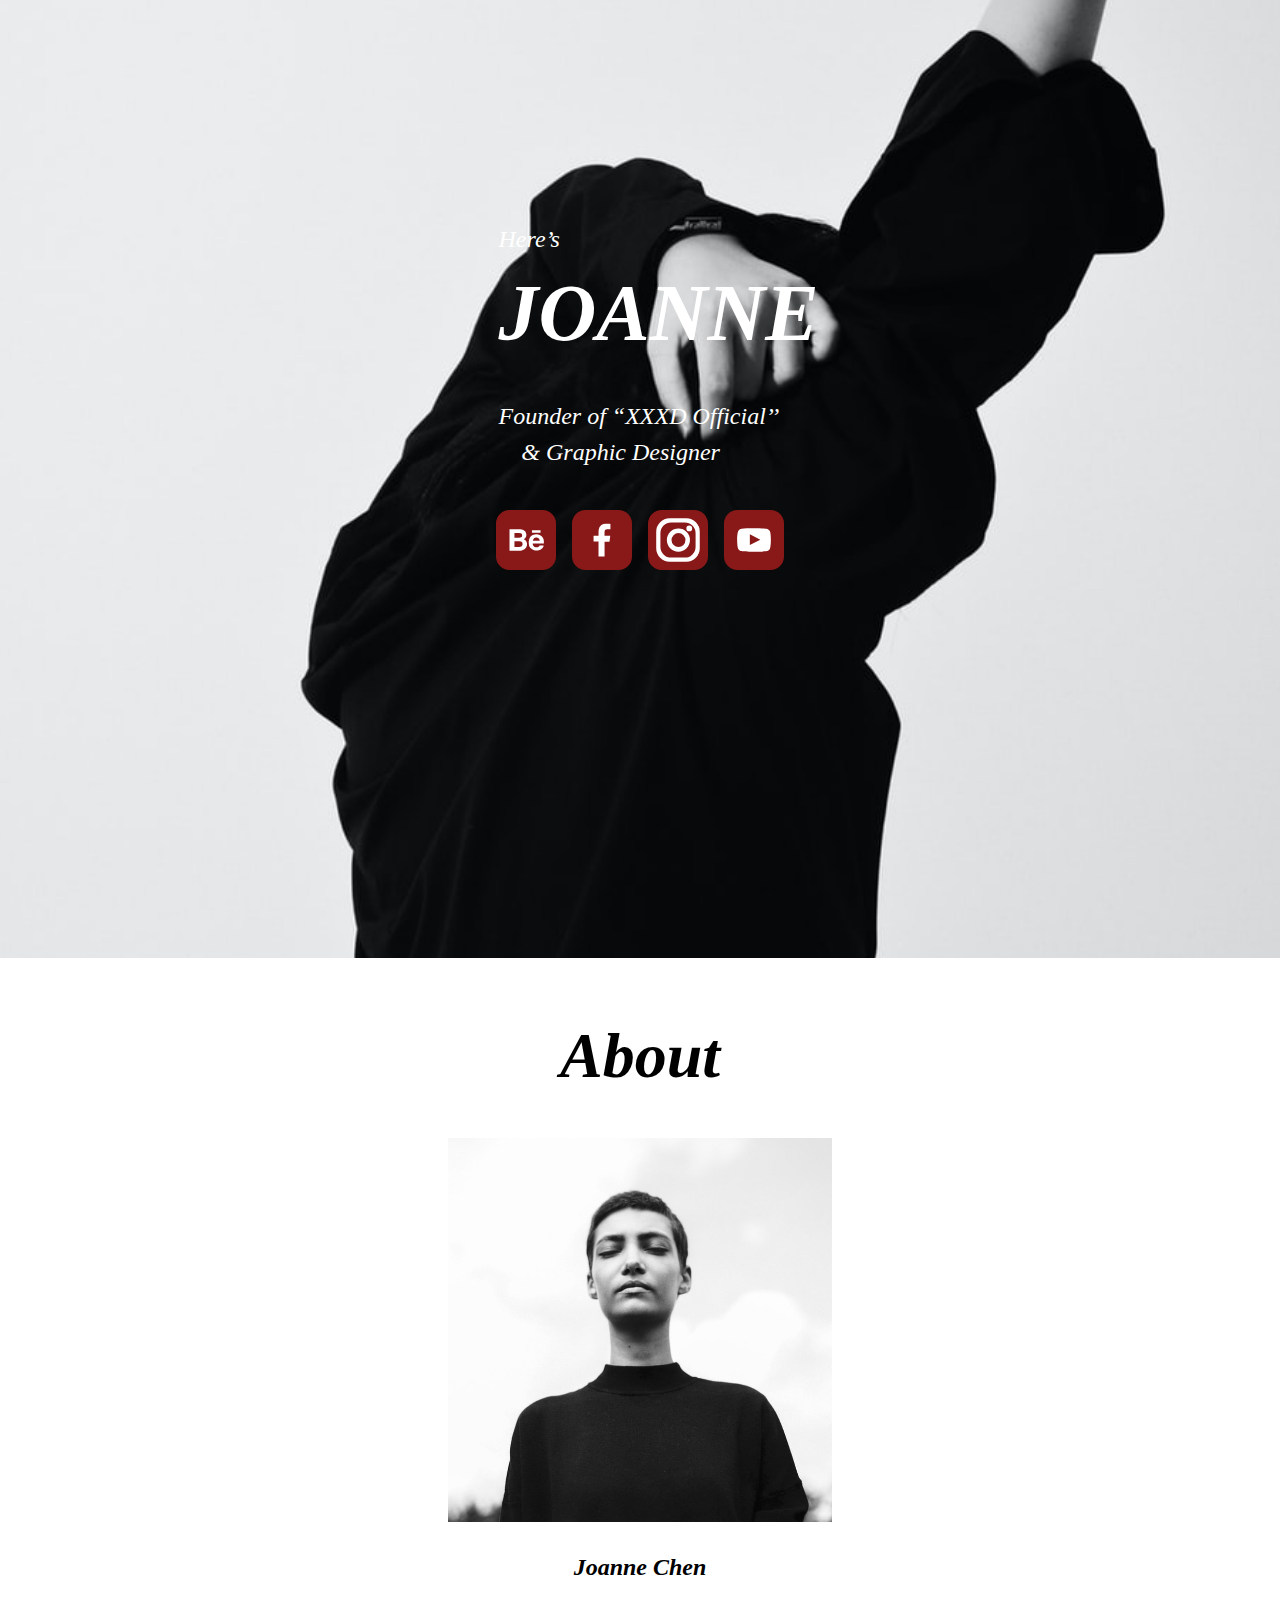
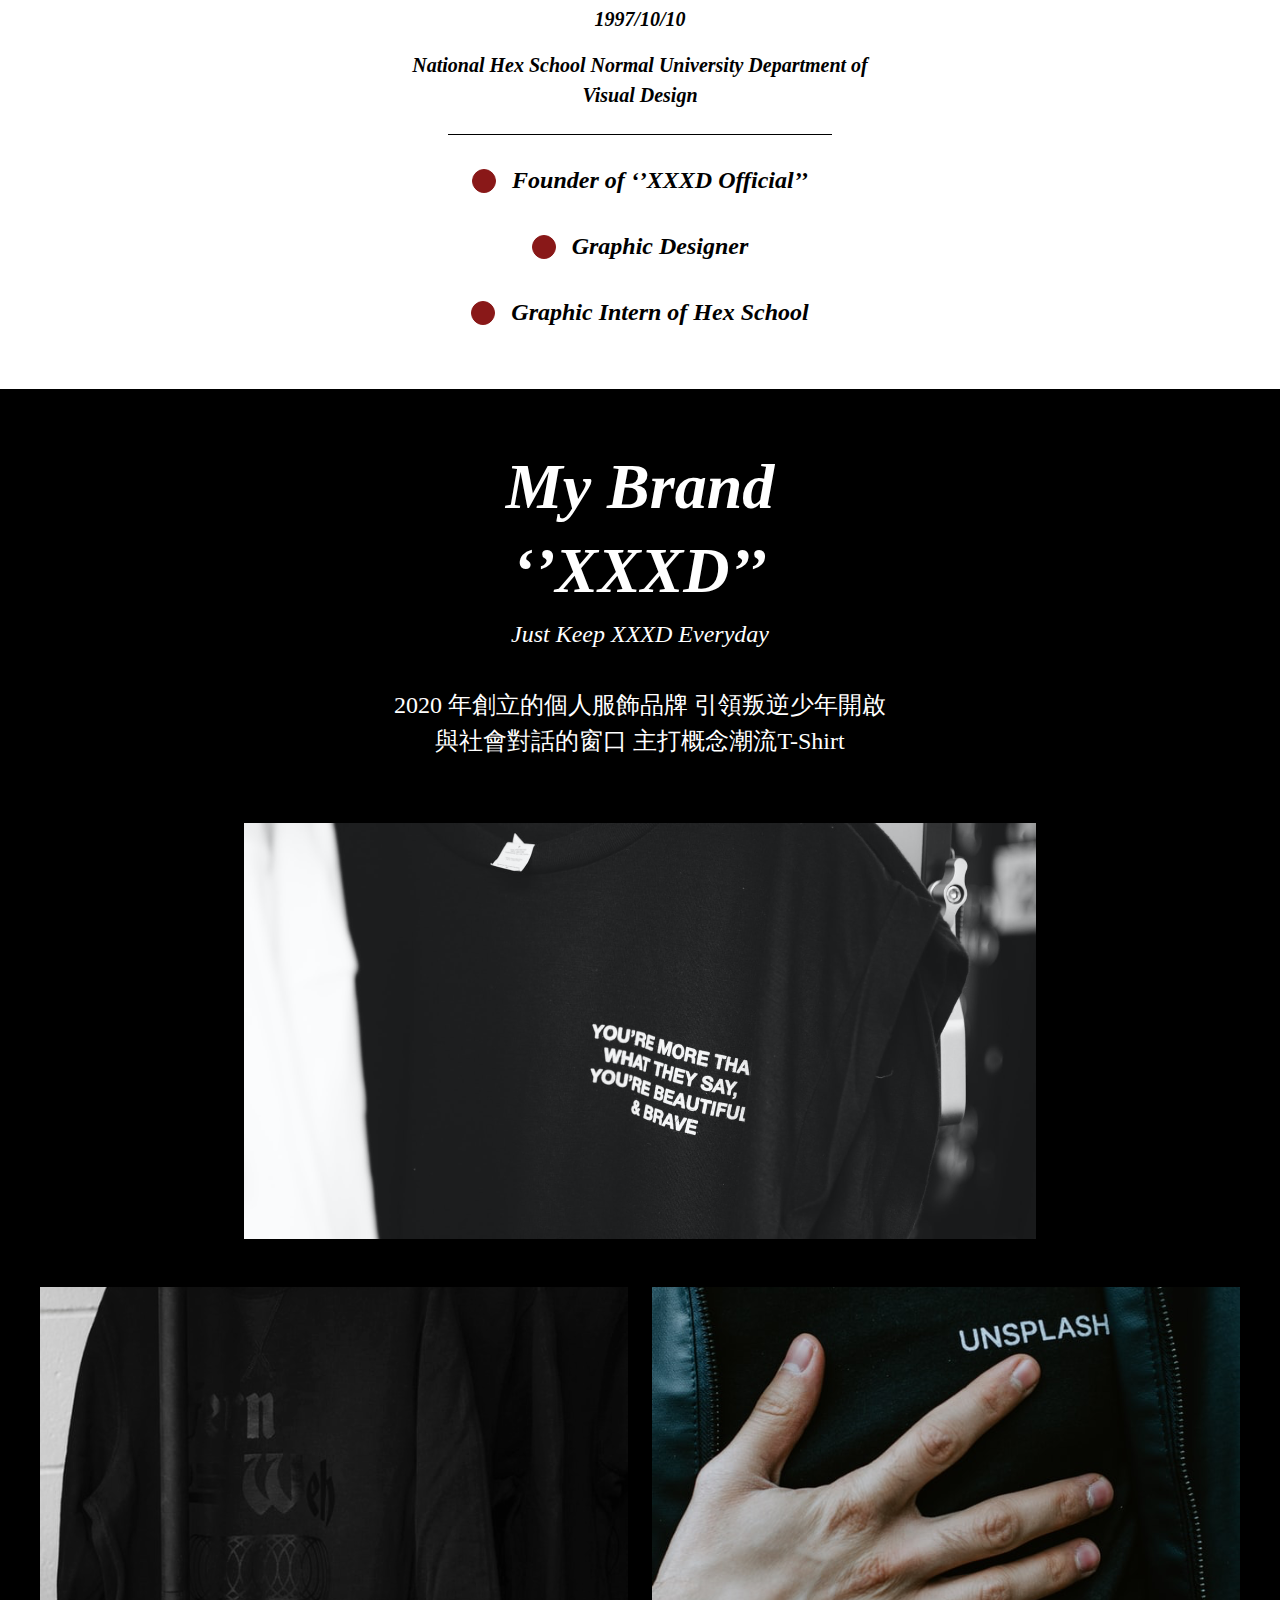
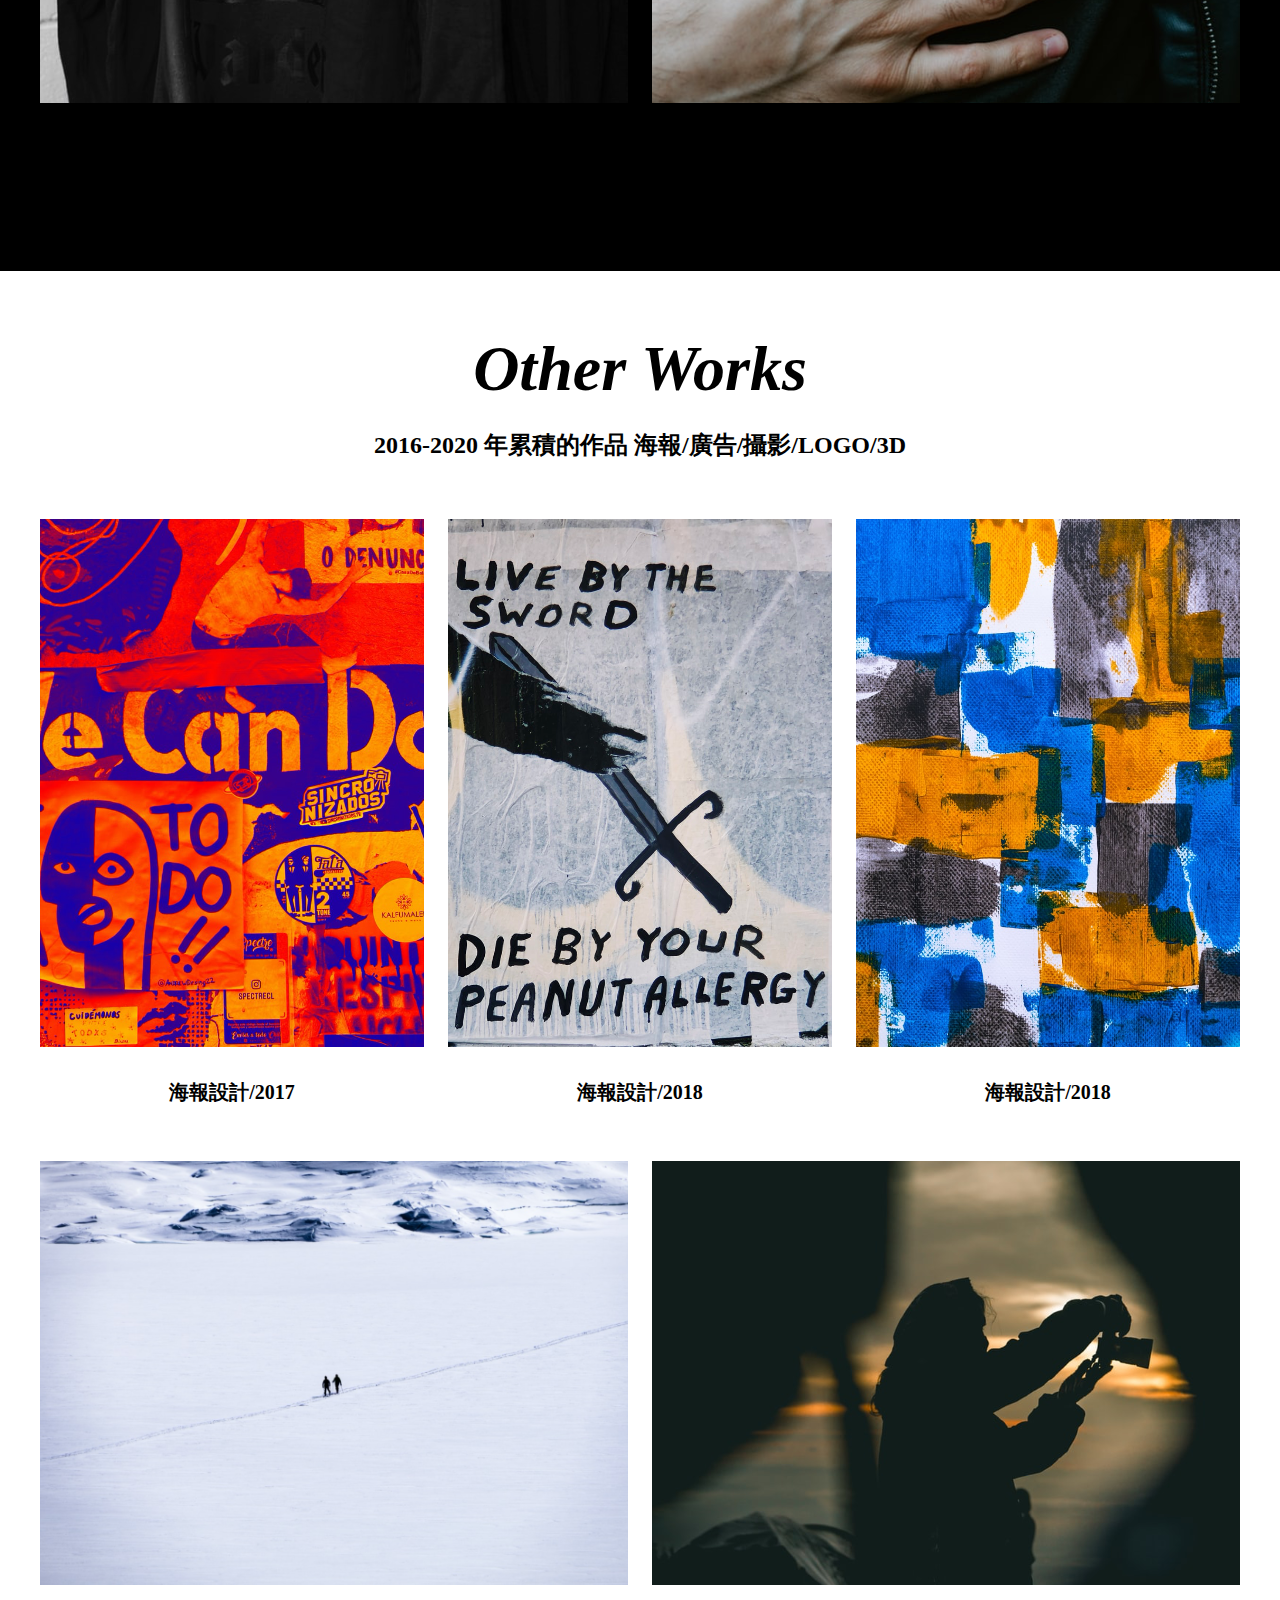
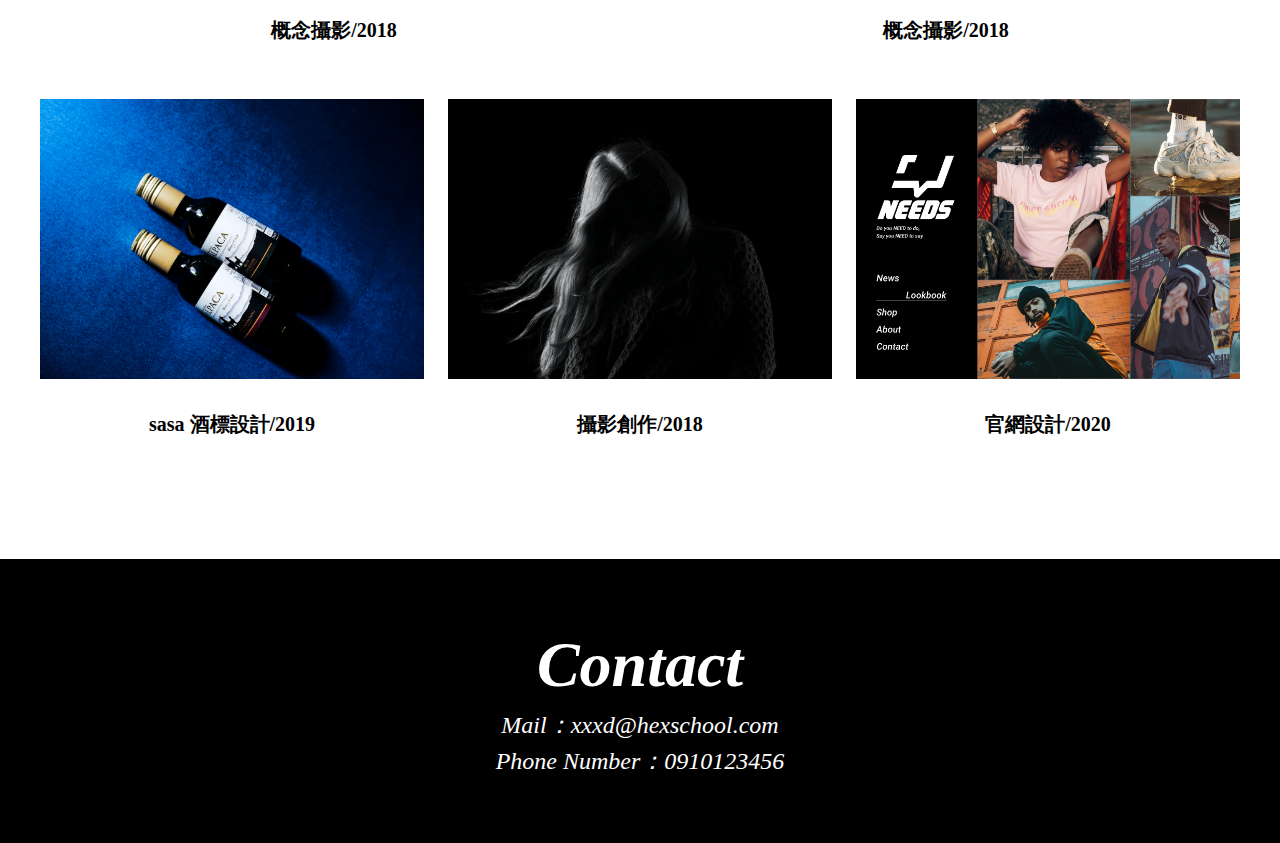
<file: web/3.程式/index.html>
<!DOCTYPE html>
<html lang="en">
<head>
    <meta charset="UTF-8">
    <meta http-equiv="X-UA-Compatible" content="IE=edge">
    <meta name="viewport" content="width=device-width, initial-scale=1.0">
    <link rel="stylesheet" href="index.css">
    <title>web</title>
</head>
<body>

<div class="banner">
    <div class="container pt_center">
        <ul class="banner_texts">
            <li class="banner_text">
                <h4 class="fontcolor_FFF">Here’s</h4>
            </li>
            <li class="banner_text mb_4">
                <h1 class="fontcolor_FFF">JOANNE</h1>
            </li>
            <li class="banner_text mb_5">
                <p class="fontcolor_FFF">Founder of “XXXD Official’’ <span class="banner_text">& Graphic Designer</span></p>
            </li>
        </ul>
        <ul class="icons">
            <li class="icon mr_2"><a href="#"><img src="../1.素材/behance.svg" alt="作品beiocn"></a></li>
            <li class="icon mr_2"><a href="#"><img src="../1.素材/facebook.svg" alt="fbicon"></a></li>
            <li class="icon mr_2"><a href="#"><img src="../1.素材/instagram.svg" alt="igicon"></a></li>
            <li class="icon"><a href="#"><img src="../1.素材/youtube.svg" alt="yticon"></a></li>
        </ul>
    </div>
</div>
<div class="profile container mt_7 pb_7">
    <h2 class="mb_5">About</h2>
    <img class="mb_2" src="../1.素材/photo.png" alt="photo">
    <ul class="profiles">
        <li class="profiles_name">
            <h4>Joanne Chen</h4>
        </li>
        <li class="profiles_birthday mb_2 mt_2">1997/10/10
        </li>
        <li class="profiles_subject mb_3">National Hex School Normal University Department of Visual Design</li>
    </ul>
    <div class="border"></div>
    <ul class="skills mt_3">
        <li class="skill">
            <div class="skill_text">
                <div class="circle mr_2"></div>
                <h4>Founder of ‘’XXXD Official’’</h4>
            </div>
        </li>
        <li class="skill mb_3 mt_3">
            <div class="skill_text">
                <div class="circle mr_2"></div>
                <h4>Graphic Designer</h4>
            </div>
        </li>
        <li class="skill">
            <div class="skill_text">
                <div class="circle mr_2"></div>
                <h4>Graphic Intern of Hex School</h4>
            </div>
        </li>
    </ul>
</div>
<div class="brand">
    <div class="brand_textbox container fontcolor_FFF pt_7 mb_8">
            <h2>My Brand ‘’XXXD’’</h2>
            <h4 class="mb_4 mt_1">Just Keep XXXD Everyday</h4>
            <p class="font_normal">2020 年創立的個人服飾品牌 引領叛逆少年開啟與社會對話的窗口 主打概念潮流T-Shirt</p>
        </div>
    <div class="brand_photo_group pb_20">
        <div class="photo_container">
            <ul class="brand_photos_photos">
                <li class="brand_group_photos_photo mb_5"><img src="../1.素材/brand_img1.png" alt="作品1"></li>
                <li class="brand_group_photos_photo mr_3"><img src="../1.素材/brand_img2.png" alt="作品2"></li>
                <li class="brand_group_photos_photo"><img src="../1.素材/brand_img3.png" alt="作品3"></li>
            </ul>
        </div>
    </div>
</div>
<div class="work">
    <div class="work_content mt_7">
        <h2 class="mb_2">Other Works</h2>
        <p class="font_normal"> 2016-2020 年累積的作品 海報/廣告/攝影/LOGO/3D</p>
    </div>
    <div class="work_photo mt_7 pb_18">
        <div class="photo_container">
            <ul class="work_photo_cards font_normal">
                 <li class="work_photo_card">
                    <img src="../1.素材/work_img1.png" alt="作品1">
                    <h3 class="mt_2">海報設計/2017</h3>
                </li>
                <li class="work_photo_card">
                    <img src="../1.素材/work_img2.png" alt="作品2">
                    <h3 class="mt_2">海報設計/2018</h3>
                </li>
                <li class="work_photo_card">
                    <img src="../1.素材/work_img3.png" alt="作品3">
                    <h3 class="mt_2">海報設計/2018</h3>
                </li>
                <li class="work_photo_card mt_6 ">
                    <img src="../1.素材/work_img4.png" alt="作品4">
                    <h3 class="mt_2">概念攝影/2018</h3>
                </li>
                <li class="work_photo_card mt_6">
                    <img src="../1.素材/work_img5.png" alt="作品5">
                    <h3 class="mt_2">概念攝影/2018</h3>
                </li>
                <li class="work_photo_card mt_6">
                    <img src="../1.素材/work_img6.png" alt="作品6">
                    <h3 class="mt_2">sasa 酒標設計/2019</h3>
                </li>
                <li class="work_photo_card mt_6">
                    <img src="../1.素材/work_img7.png" alt="作品7">
                    <h3 class="mt_2">攝影創作/2018</h3>
                </li>
                <li class="work_photo_card mt_6">
                    <img src="../1.素材/work_img8.png" alt="作品8">
                    <h3 class="mt_2">官網設計/2020</h3>
                </li>
            </ul>
        </div>
    </div>
</div>
<div class="footer pt_8 pb_8">
    <div class="container fontcolor_FFF">
        <h2>Contact</h2>
        <p>Mail：xxxd@hexschool.com</p>
        <p>Phone Number：0910123456</p>
    </div>
</div>

</body>
</html>
</file>
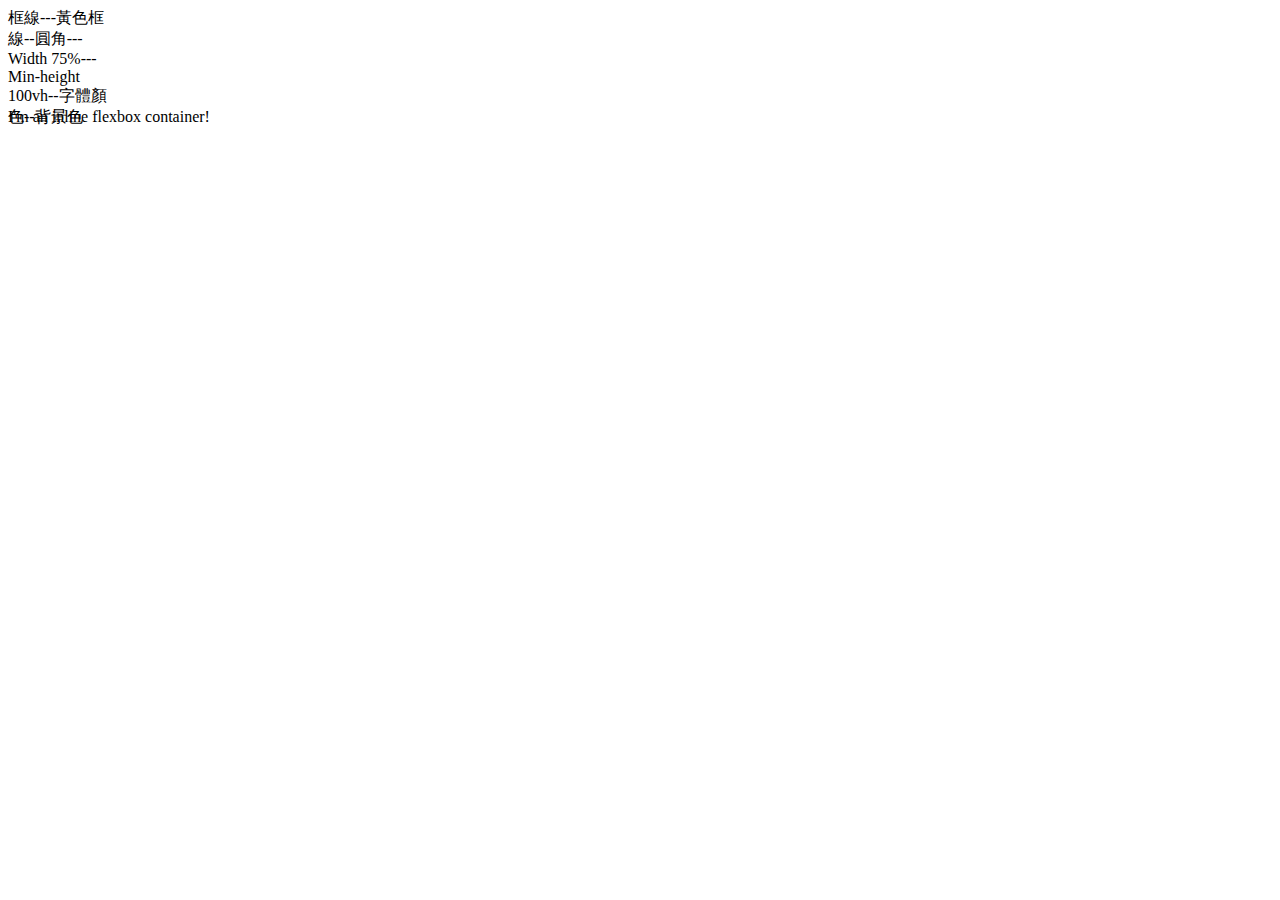
<file: bootstrap/01-bootstrap.html>
<!DOCTYPE html>
<html lang="en">
<head>
    <meta charset="UTF-8">
    <meta name="viewport" content="width=device-width, initial-scale=1.0">
    <title>Document</title>
    <!-- bootstrap css樣式套件 -->
    <link rel="stylesheet" href="https://stackpath.bootstrapcdn.com/bootstrap/4.2.1/css/bootstrap.min.css" integrity="sha384-GJzZqFGwb1QTTN6wy59ffF1BuGJpLSa9DkKMp0DgiMDm4iYMj70gZWKYbI706tWS" crossorigin="anonymous">
    <style>
        .box{
            width: 100px;
            height: 100px;
        }
        .border{
            border: 5px;
        }
    </style>
</head>
<body>
<!------------------ bootstrap 3個套件需依照順序排列  ----------------------->
<!-- 此為bootstrap內的JQ簡易版,可以自己更換基本版
    <script src="https://code.jquery.com/jquery-3.3.1.slim.min.js" integrity="sha384-q8i/X+965DzO0rT7abK41JStQIAqVgRVzpbzo5smXKp4YfRvH+8abtTE1Pi6jizo" crossorigin="anonymous"></script> -->
<!--此為JQ基本版  -->
<script src="https://code.jquery.com/jquery-3.5.1.min.js" integrity="sha256-9/aliU8dGd2tb6OSsuzixeV4y/faTqgFtohetphbbj0=" crossorigin="anonymous"></script>
<script src="https://cdnjs.cloudflare.com/ajax/libs/popper.js/1.14.6/umd/popper.min.js" integrity="sha384-wHAiFfRlMFy6i5SRaxvfOCifBUQy1xHdJ/yoi7FRNXMRBu5WHdZYu1hA6ZOblgut" crossorigin="anonymous"></script>
<script src="https://stackpath.bootstrapcdn.com/bootstrap/4.2.1/js/bootstrap.min.js" integrity="sha384-B0UglyR+jN6CkvvICOB2joaf5I4l3gm9GU6Hc1og6Ls7i6U/mkkaduKaBhlAXv9k" crossorigin="anonymous"></script>
<!------------------------------- 套件結束 --------------------------------->

<!-- Bootstrap通用類別,通常使用8種 -->
<!-- 1.邊框 2.顏色 3.Display 4.Flex 5.陰影 6.尺寸 7.間格 8.文字 -->
<!-- 直接抓取bootstrap內定好的類別加入即可,若類別中沒有的東西,就沒辦法使用,但仍可以抓取類別後,對於該類別再進行其他編輯 -->
<!-- Bootstrap元件,通常使用6種 -->
<!-- 1.按鈕(初始化) 2.卡片(可直接更動樣式,增刪內容,最外層的兩個類別盡量不要更動) 3.下拉式選單 4.表單 5.互動式視窗 6.滑動監控 -->

<div class="box border border-warning rounded-pill w-75  text-info bg-success">框線---黃色框線--圓角---Width 75%---Min-height 100vh--字體顏色--背景色</div>
<div class="d-inline-flex p-2 bd-highlight">I'm an inline flexbox container!</div>
</body>
</html>
</file>
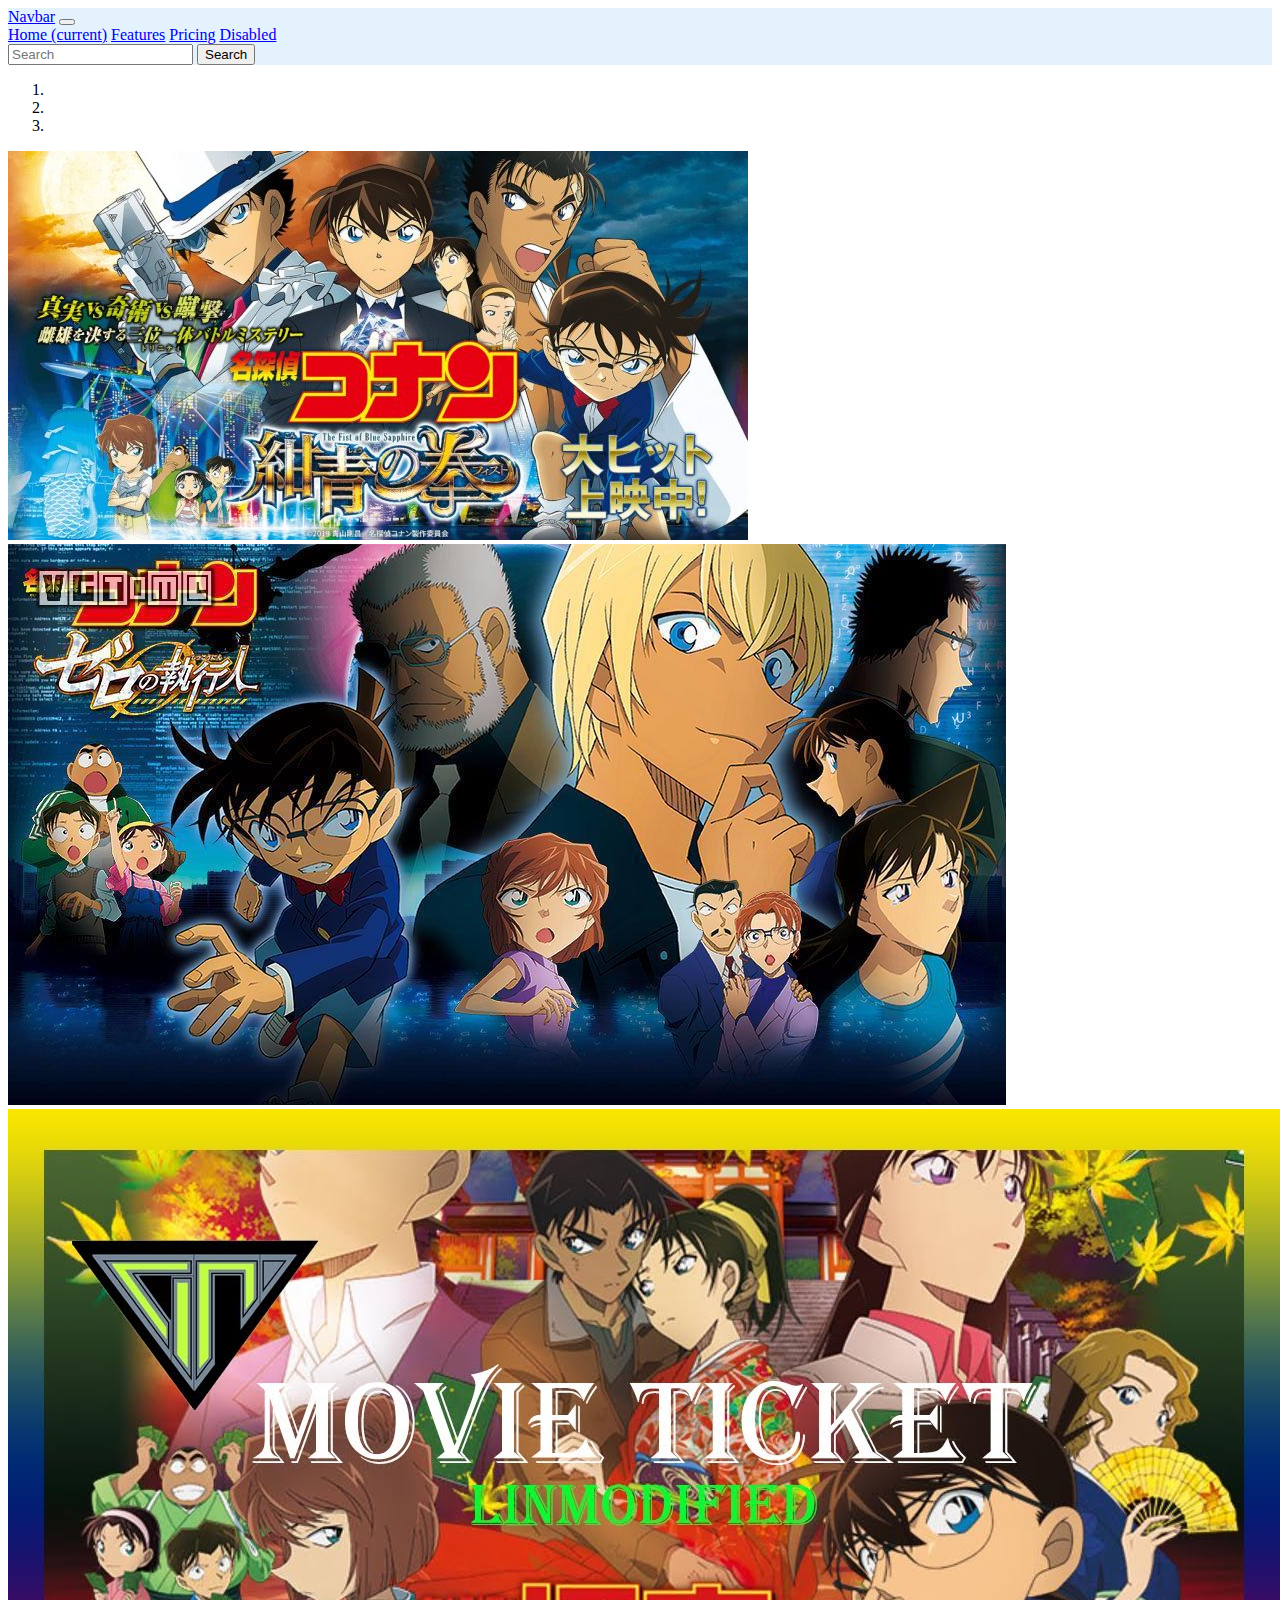
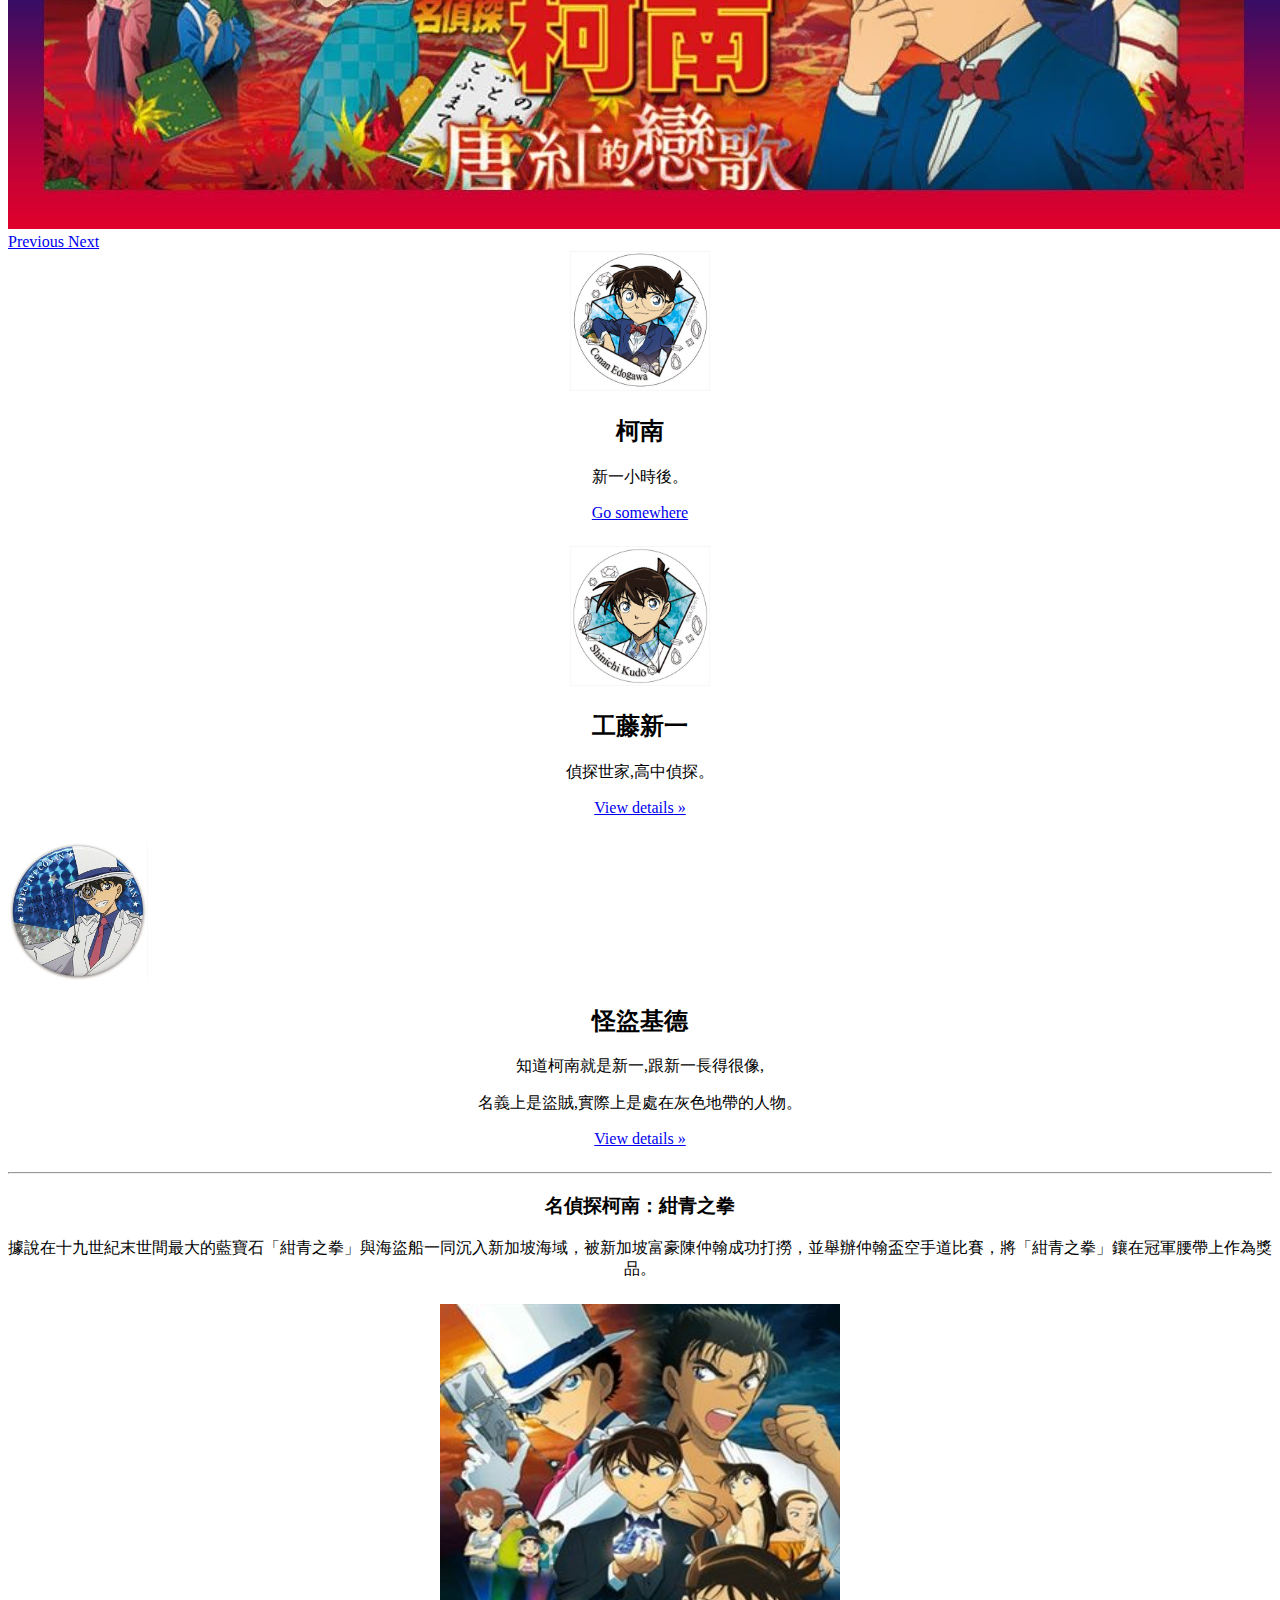
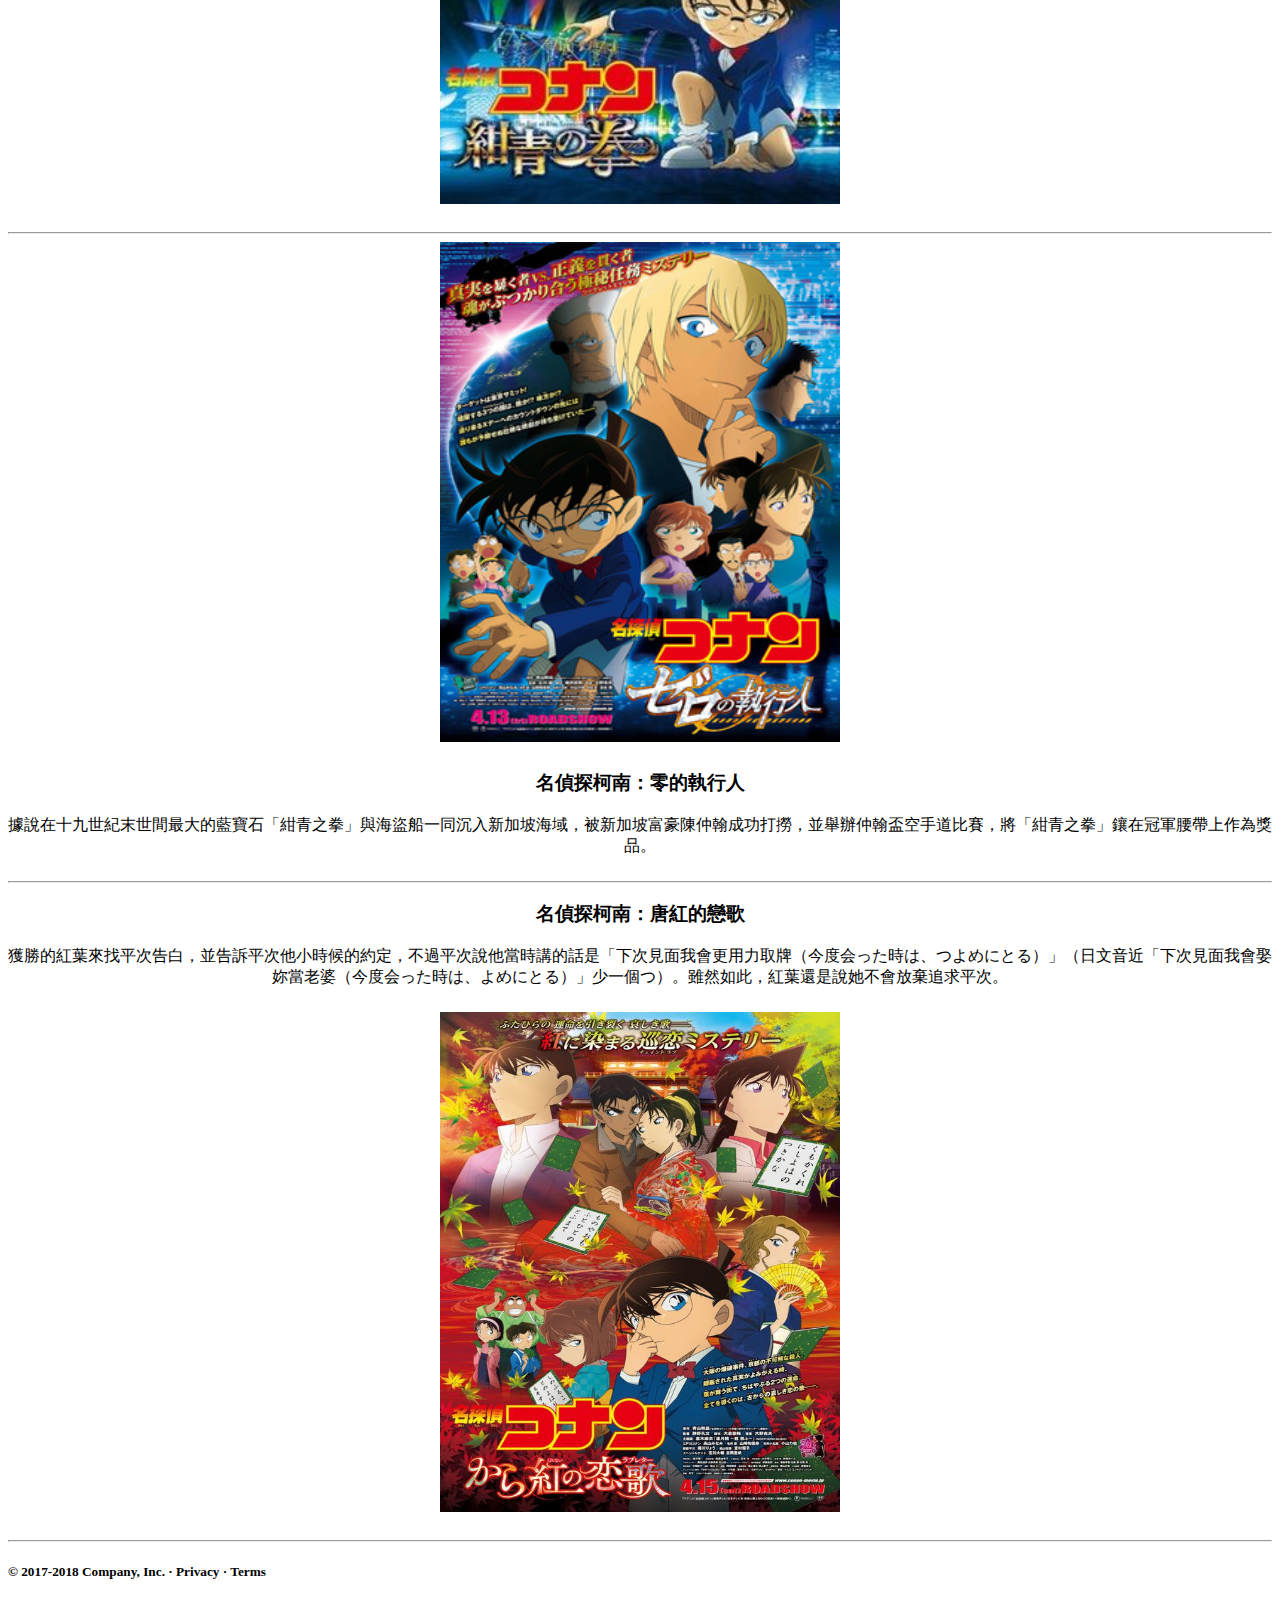
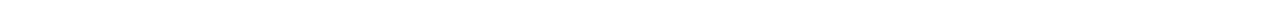
<file: bootstrap/02-bootstrap仿切.html>
<!DOCTYPE html>
<html lang="en">

<head>
  <meta charset="UTF-8">
  <meta name="viewport" content="width=device-width, initial-scale=1.0">
  <title>Document</title>
  <link rel="stylesheet" href="https://stackpath.bootstrapcdn.com/bootstrap/4.2.1/css/bootstrap.min.css"
    integrity="sha384-GJzZqFGwb1QTTN6wy59ffF1BuGJpLSa9DkKMp0DgiMDm4iYMj70gZWKYbI706tWS" crossorigin="anonymous">

  <style>
    * {
      box-sizing: border-box;
    }

    .box {
      width: 100%;
      height: 300px;
      background-color: cornflowerblue;
    }

    .card {
      width: 140px;
      height: 140px;
      /* background-color:cadetblue; */
    }

    .margin_x {
      margin-left: -15px;
      margin-right: -15px;
    }

    .margin_rem {
      margin-bottom: 1.5rem;
      text-align: center;
    }
    .margin_auto{
      margin: auto;
    }
  </style>
</head>

<header>
  <nav class="navbar navbar-expand-lg navbar navbar-light" style="background-color: #e3f2fd;">
    <a class="navbar-brand" href="#">Navbar</a>
    <button class="navbar-toggler" type="button" data-toggle="collapse" data-target="#navbarNavAltMarkup"
      aria-controls="navbarNavAltMarkup" aria-expanded="false" aria-label="Toggle navigation">
      <span class="navbar-toggler-icon"></span>
    </button>
    <div class="collapse navbar-collapse" id="navbarNavAltMarkup">
      <div class="navbar-nav">
        <a class="nav-item nav-link active" href="#">Home <span class="sr-only">(current)</span></a>
        <a class="nav-item nav-link" href="#">Features</a>
        <a class="nav-item nav-link" href="#">Pricing</a>
        <a class="nav-item nav-link disabled" href="#" tabindex="-1" aria-disabled="true">Disabled</a>
      </div>
    </div>
    <form class="form-inline">
      <input class="form-control mr-sm-2" type="search" placeholder="Search" aria-label="Search">
      <button class="btn btn-outline-success my-2 my-sm-0" type="submit">Search</button>
    </form>
  </nav>
</header>

<main>
  <!-- 輪播 -->
  <div id="carouselExampleIndicators" class="carousel slide" data-ride="carousel">
    <ol class="carousel-indicators">
      <li data-target="#carouselExampleIndicators" data-slide-to="0" class="active"></li>
      <li data-target="#carouselExampleIndicators" data-slide-to="1"></li>
      <li data-target="#carouselExampleIndicators" data-slide-to="2"></li>
    </ol>
    <div class="carousel-inner">
      <div class="carousel-item active">
        <img src="./bootstrap img/image16-7.jpg" class="d-block w-100 "  alt="...">
      </div>
      <div class="carousel-item">
        <img src="./bootstrap img/0.jpg" class="d-block w-100"  alt="...">
      </div>
      <div class="carousel-item">
        <img src="./bootstrap img/maxresdefault.jpg" class="d-block w-100"  alt="...">
      </div>
    </div>
    <a class="carousel-control-prev" href="#carouselExampleIndicators" role="button" data-slide="prev">
      <span class="carousel-control-prev-icon" aria-hidden="true"></span>
      <span class="sr-only">Previous</span>
    </a>
    <a class="carousel-control-next" href="#carouselExampleIndicators" role="button" data-slide="next">
      <span class="carousel-control-next-icon" aria-hidden="true"></span>
      <span class="sr-only">Next</span>
    </a>
  </div>
  <!-- 內容 -->
  <div class="container my-5">
    <div class="row ">
      <div class="col-md-4 margin_rem ">
        <div class="card_photo ">
          <img src="./bootstrap img/柯南1.jpg" class="card card-img-top border rounded-circle margin_auto" alt="...">
          <div class="card-body">
            <h2 class="card-title">柯南</h2>
            <p class="card-text">新一小時後。</p>
            <a href="#" class="btn btn-primary">Go somewhere</a>
          </div>
        </div>
      </div>
      <div class="col-md-4 margin_rem ">
        <img class="bd-placeholder-img rounded-circle" width="140" height="140" src="./bootstrap img/新一1.jpg"
          preserveAspectRatio="xMidYMid slice" focusable="false" role="img" aria-label="Placeholder: 140x140">
        <!-- <title>Placeholder </title><rect fill="#777" width="100%" height="100%"/><text fill="#777" dy=".3em" x="50%" y="50%">140x140</text> -->
        </img>
        <h2>工藤新一</h2>
        <p>偵探世家,高中偵探。</p>
        <p><a class="btn btn-secondary" href="#" role="button">View details &raquo;</a></p>
      </div>
      <div class="col-md-4 ">
        <div class="card_photo ">
          <img src="./bootstrap img/基德2.jpg" class="card border rounded-circle margin_auto" alt="">
        </div>
        <div class="card_text margin_rem">
          <h2>怪盜基德</h2>
          <p>知道柯南就是新一,跟新一長得很像, </p>
          <p> 名義上是盜賊,實際上是處在灰色地帶的人物。</p>
          <p><a class="btn btn-secondary" href="#" role="button">View details &raquo;</a></p>
        </div>
      </div>
    </div>
    <hr>
    <div class="row  my-5">
      <div class="col-lg-7 margin_rem ">
        <div class="story-text">
          <h3>名偵探柯南：紺青之拳</h3>
          據說在十九世紀末世間最大的藍寶石「紺青之拳」與海盜船一同沉入新加坡海域，被新加坡富豪陳仲翰成功打撈，並舉辦仲翰盃空手道比賽，將「紺青之拳」鑲在冠軍腰帶上作為獎品。
        </div>
      </div>
      <div class="col-lg-5 margin_rem">
        <div class="story-photo order-1">
          <img src="./bootstrap img/拳.jpg" alt=""width="400px" height="500px">
        </div>
      </div>
    </div>
    <hr>
    <div class="row  my-5">
      <div class="col-lg-5 margin_rem order-1 order-lg-0">
        <div class="story-photo ">
          <img src="./bootstrap img/000.jpg" alt=""width="400px" height="500px">
        </div>
      </div>
      <div class="col-lg-7 margin_rem ">
        <div class="story-text ">
          <h3>名偵探柯南：零的執行人</h3>
          據說在十九世紀末世間最大的藍寶石「紺青之拳」與海盜船一同沉入新加坡海域，被新加坡富豪陳仲翰成功打撈，並舉辦仲翰盃空手道比賽，將「紺青之拳」鑲在冠軍腰帶上作為獎品。
        </div>
      </div>
    </div>
    <hr>
    <div class="row  my-5">
      <div class="col-lg-7 margin_rem">
        <div class="story-text">
          <h3>名偵探柯南：唐紅的戀歌</h3>
          獲勝的紅葉來找平次告白，並告訴平次他小時候的約定，不過平次說他當時講的話是「下次見面我會更用力取牌（今度会った時は、つよめにとる）」（日文音近「下次見面我會娶妳當老婆（今度会った時は、よめにとる）」少一個つ）。雖然如此，紅葉還是說她不會放棄追求平次。 
        </div>
      </div>
      <div class="col-lg-5 margin_rem ">
        <div class="story-photo">

          <img src="./bootstrap img/唐紅.jpg" alt=""width="400px" height="500px">
        </div>
      </div>
    </div>
    <hr>
  </div>
</main>
<footer class="my-5 text-center">
 <h5>© 2017-2018 Company, Inc. · Privacy · Terms</h5>
  
</footer>

<body>
  <script src="https://code.jquery.com/jquery-3.5.1.min.js"
    integrity="sha256-9/aliU8dGd2tb6OSsuzixeV4y/faTqgFtohetphbbj0=" crossorigin="anonymous"></script>
  <script src="https://cdnjs.cloudflare.com/ajax/libs/popper.js/1.14.6/umd/popper.min.js"
    integrity="sha384-wHAiFfRlMFy6i5SRaxvfOCifBUQy1xHdJ/yoi7FRNXMRBu5WHdZYu1hA6ZOblgut"
    crossorigin="anonymous"></script>
  <script src="https://stackpath.bootstrapcdn.com/bootstrap/4.2.1/js/bootstrap.min.js"
    integrity="sha384-B0UglyR+jN6CkvvICOB2joaf5I4l3gm9GU6Hc1og6Ls7i6U/mkkaduKaBhlAXv9k"
    crossorigin="anonymous"></script>

</body>

</html>
</file>
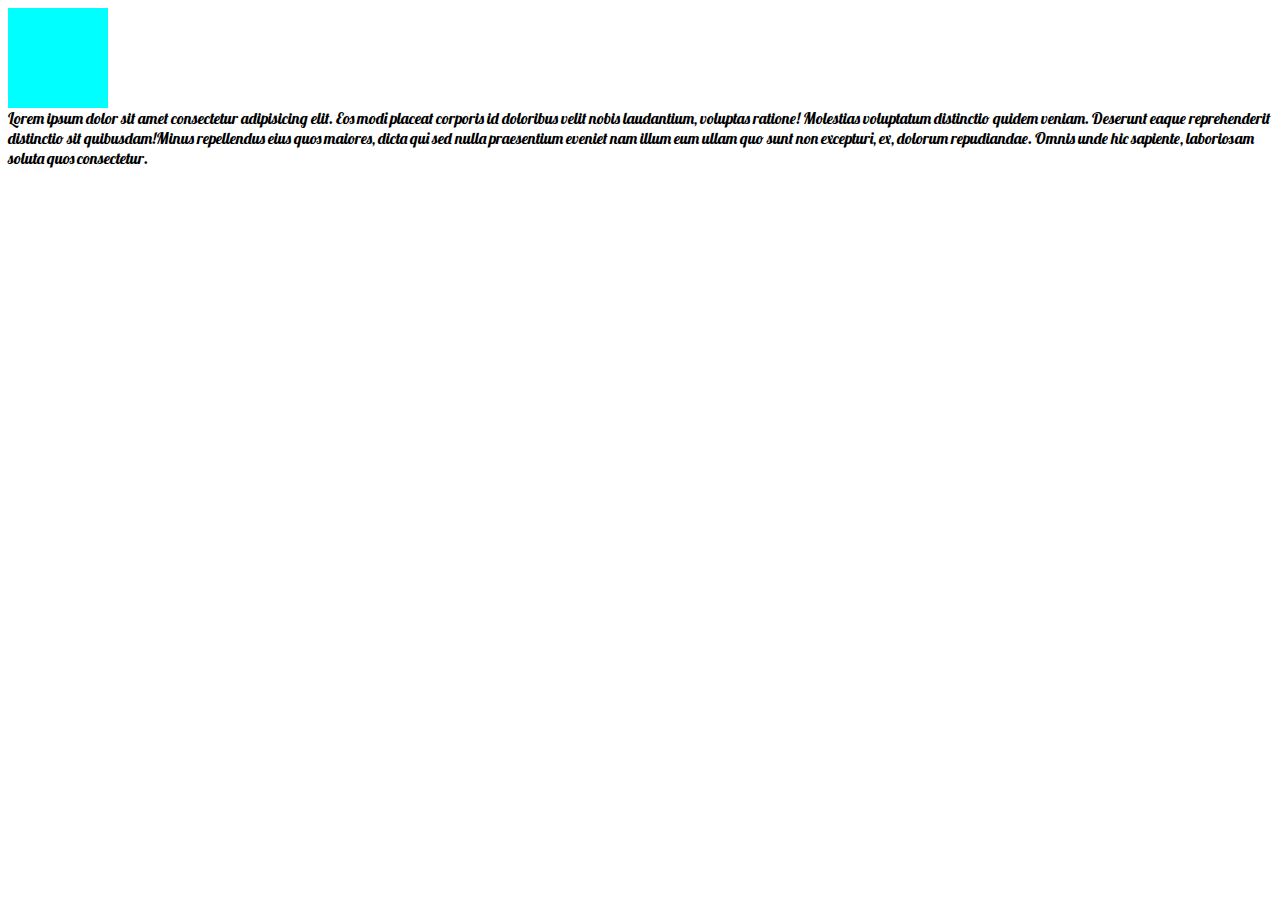
<file: bootstrap/04-aos.html>
<!DOCTYPE html>
<html lang="en">
<head>
    <meta charset="UTF-8">
    <meta name="viewport" content="width=device-width, initial-scale=1.0">
    <title>Document</title>
    <!-- AOS使用，需要導入js/css檔。 -->
    <link href="https://unpkg.com/aos@2.3.1/dist/aos.css" rel="stylesheet">
    <link rel="stylesheet" href="https://pro.fontawesome.com/releases/v5.10.0/css/all.css" integrity="sha384-AYmEC3Yw5cVb3ZcuHtOA93w35dYTsvhLPVnYs9eStHfGJvOvKxVfELGroGkvsg+p" crossorigin="anonymous"/>
    <link href="https://fonts.googleapis.com/css2?family=Lobster&display=swap" rel="stylesheet">
    <style>
        .box{
        width: 100px;
        height: 100px;
        background-color: aqua;
        font-size: 64px;
        color: #00F;
    }
    .font{
        font-family: 'Lobster', cursive;
        font-weight: 400;
    }
    </style>
    
</head>
<body>
    <!-- data-aos="fade-up" 動畫的效果樣式
         data-aos-offset="200" 延後觸發的點，可打負數即為提早觸發，正數為延後觸發
         data-aos-delay="50" 延後顯示的時間
         data-aos-duration="1000" 動畫移動的時間 數值越小越快結束，數值越大，越慢結束
         data-aos-easing="ease-in-out" 貝茲曲線
         data-aos-mirror="true" 
         data-aos-once="false" 
         data-aos-anchor-placement="top-center" -->
    <div class="box" data-aos="fade-up" data-aos-delay="50" 
     data-aos-anchor-placement="center-center" >
     <i class="fas fa-car"></i>
    
    </div>
    <div class="font">
        Lorem ipsum dolor sit amet consectetur adipisicing elit. Eos modi placeat corporis id doloribus velit nobis laudantium, voluptas ratione! Molestias voluptatum distinctio quidem veniam. Deserunt eaque reprehenderit distinctio sit quibusdam!Minus repellendus eius quos maiores, dicta qui sed nulla praesentium eveniet nam illum eum ullam quo sunt non excepturi, ex, dolorum repudiandae. Omnis unde hic sapiente, laboriosam soluta quos consectetur.
    </div>

    <script src="https://unpkg.com/aos@2.3.1/dist/aos.js"></script>
    <!-- AOS需要先做初始化 -->
    <script>
        AOS.init();
    </script>
</body>
</html>
</file>
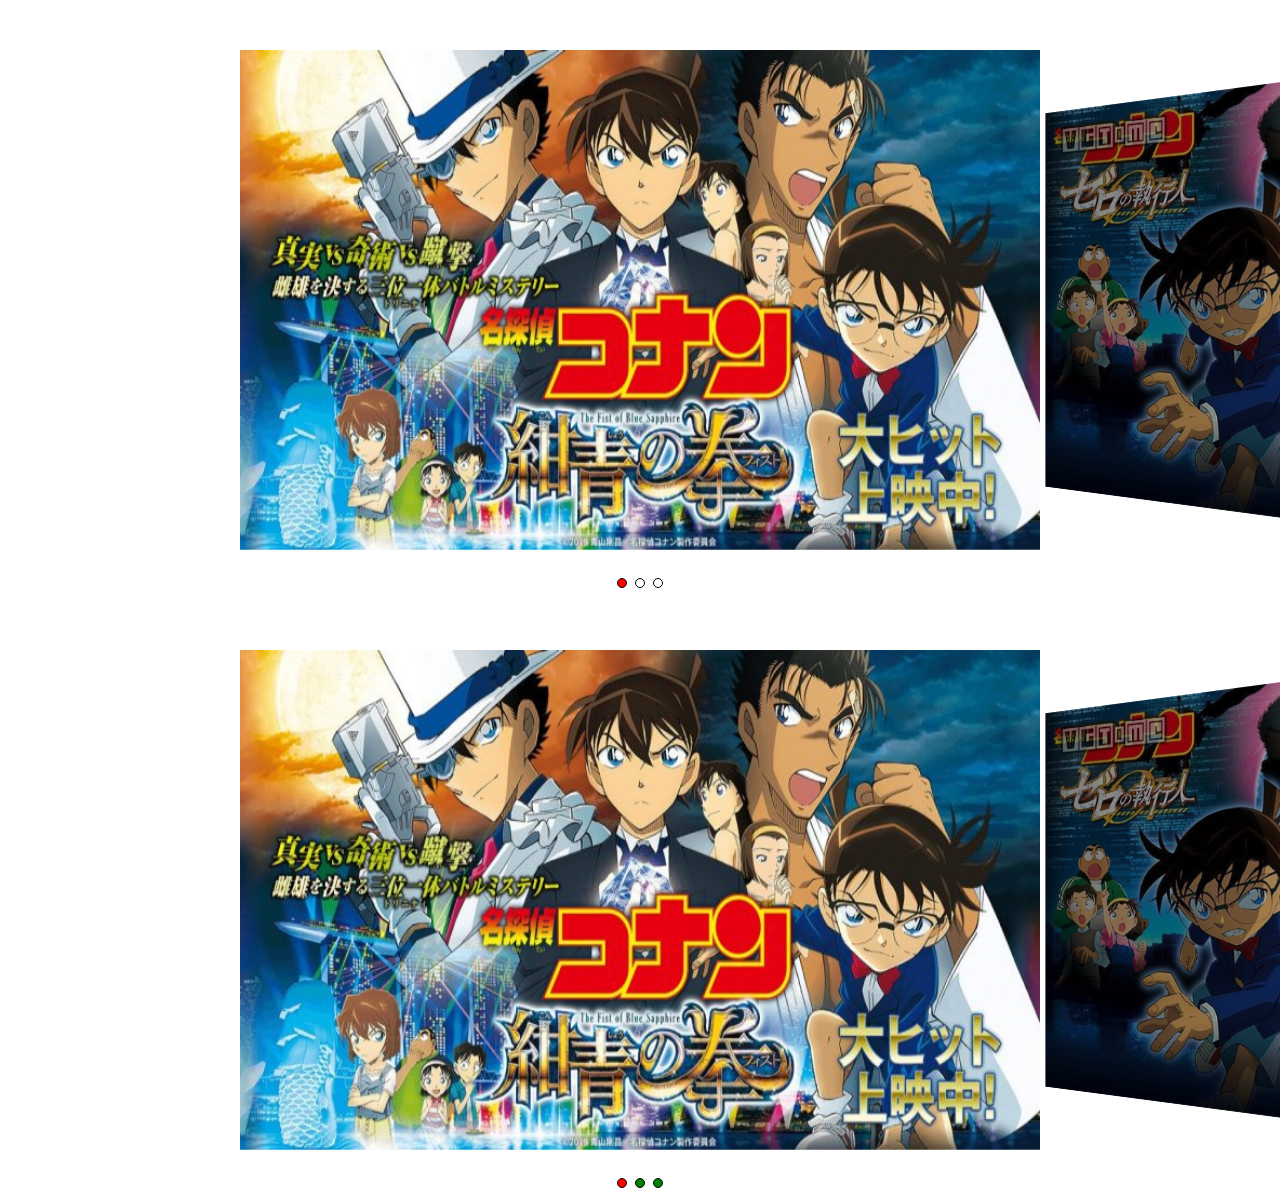
<file: bootstrap/05-swiper.html>
<!DOCTYPE html>
<html lang="en">

<head>
    <meta charset="UTF-8">
    <meta name="viewport" content="width=device-width, initial-scale=1.0">
    <title>Document</title>
    <link rel="stylesheet" href="https://unpkg.com/swiper/swiper-bundle.min.css">
    <style>
        html,
        body {
            position: relative;
            height: 100%;
        }

        body {
            margin: 0;
        }

        .swiper-container {
            width: 100%;
            padding-top: 50px;
            padding-bottom: 50px;
        }

        .swiper-slide {
            text-align: center;
            font-size: 18px;
            background: #fff;

            /* Center slide text vertically */
            /*這三行為前綴，給其他瀏覽器使用的，所以後面的字是白色。 
          display: -webkit-box;
          display: -ms-flexbox;
          display: -webkit-flex; */

            background-position: center;
            background-size: cover;
            width: 800px;
            height: 500px;
        }
        /* 下方滑動點點的預設類別，在裡面對點點進行變動 */
        .swiper-pagination-bullet {
            border: 1px solid black;
            background: white;
            opacity:1;
        }
        /* 對第二個swiper的點點改變不被選取的顏色，使用後代選擇器選到對應第二個swiper的點點樣式 */
        /* 需對應下方第二個swiper的class="swiper-pagination green_pagination"，增加不同的類別可做區隔 */
       .green_pagination .swiper-pagination-bullet {
            border: 1px solid black;
            background: green;
            opacity:1;
        }
        /* 更改第二個swiper的預設點點樣式，變動點點樣式會被取代，可相同使用後代選擇器選取，讓權重相同，效果即可產生*/
        .swiper-container .swiper-pagination-bullet-active{
            border: 1px solid black;
            background: red;
        }
        
        .test{
            position: relative;
        }
        .box{
            width: 100%;
            height: 500px;
            z-index: 1;
            background-color: turquoise;
            opacity: 0;
            position: absolute;
            top: 0%;
        }

    </style>
</head>

<body>
    <!-- banner swiper -->
    <!-- 因兩組swiper的swiper-container相同，要分開控制則多新增不同名稱的類別，且在js內抓取新增類別，即可達到分開控制的效果 -->
    <div class="swiper-container banner-swiper">
        <div class="swiper-wrapper ">
            <div class="swiper-slide ">
                <img width=800px height=500px; height=500px src="./bootstrap img/image16-7.jpg" alt="">
            </div>
            <div class="swiper-slide">
                <img width=800px height=500px src="./bootstrap img/0.jpg" alt="">
            </div>
            <div class="swiper-slide">
                <img width=800px height=500px src="./bootstrap img/maxresdefault.jpg" alt="">
            </div>
        </div>
        <!--swiper-pagination為swiper下方點點的類別，分開兩個swiper相同增加對應的類別，進行分開控制，且新增的類別為更動點點樣式的選取類別  -->
        <div class="swiper-pagination red_pagination"></div>
    </div>
    <!-- content swiper -->
    
    <div class="test">
    <div class="swiper-container contnet-swiper ">
        <div class="swiper-wrapper " >
            <div class="swiper-slide ">
                <img width=800px height=500px src="./bootstrap img/image16-7.jpg" alt="">
            </div>
            <div class="swiper-slide">
                <img width=800px height=500px src="./bootstrap img/0.jpg" alt="">
            </div>
            <div class="swiper-slide">
                <img width=800px height=500px src="./bootstrap img/maxresdefault.jpg" alt="">
            </div>
        </div>
        <div class="swiper-pagination green_pagination"></div>
    </div>
    <div class="box"></div>
    </div>
    <script src="https://unpkg.com/swiper/swiper-bundle.min.js"></script>
    <!-- 此為初始化，需要放在導入的cdn下面，不然不能執行 
         var swiper = new Swiper('.swiper-container');
    -->
    <script>
        // 新增一個變數banner_swiper，將類別banner-swiper丟入，且對.banner-swiper做偵測動作。
        var banner_swiper = new Swiper('.banner-swiper', {
            effect: 'coverflow',
            grabCursor: true,
            centeredSlides: true,
            slidesPerView: 'auto',
            coverflowEffect: {
                rotate: 50,
                stretch: 0,
                depth: 100,
                modifier: 1,
                slideShadows: true,
            },
            pagination: {
                el: '.swiper-pagination',

            },
        }
        );
        var contnet_swiper = new Swiper('.contnet-swiper', {
            //cssMode: true 此為將swiper選定不得滑動，前提是不能有任何效果，否則不能用
            //或是另一個方法，可放置一個遮罩在此畫面上層，將Z-index調至最高，就不能點到滑動物件。
            //cssMode: true,
            effect: 'coverflow',//effect(效果): 'coverflow'(3D視窗呈現效果)
            grabCursor: true,//滑鼠移到swiper上，會變成手掌形狀
            centeredSlides: true,//選到的物件會置中
            slidesPerView: 'auto',//能夠在同一個視窗顯示的物件數量
            coverflowEffect: {
                rotate: 50,
                stretch: 0,
                depth: 100,
                modifier: 1,
                slideShadows: true,//陰影
            },
            pagination: {
                el: '.swiper-pagination',
            },
        }
        );
        // 偵測banner_swiper在滑動函式
        banner_swiper.on('slideChange', function () {
            // activeIndex為被啟動的物件索引值
            // banner_swiper.activeIndex 抓取banner_swiper被啟動的索引值
            console.log(banner_swiper.activeIndex);
            // .slideTo(index[索引值必填], speed[選填], runCallbacks[選填]);當選到對應索引值進行滑動，用於兩個swiper間控制
            //contnet_swiper.slideTo(banner_swiper.activeIndex);對應banner_swiper的索引值，控制contnet_swiper移動相對應索引值
            contnet_swiper.slideTo(banner_swiper.activeIndex);
        });
    </script>
</body>

</html>
</file>
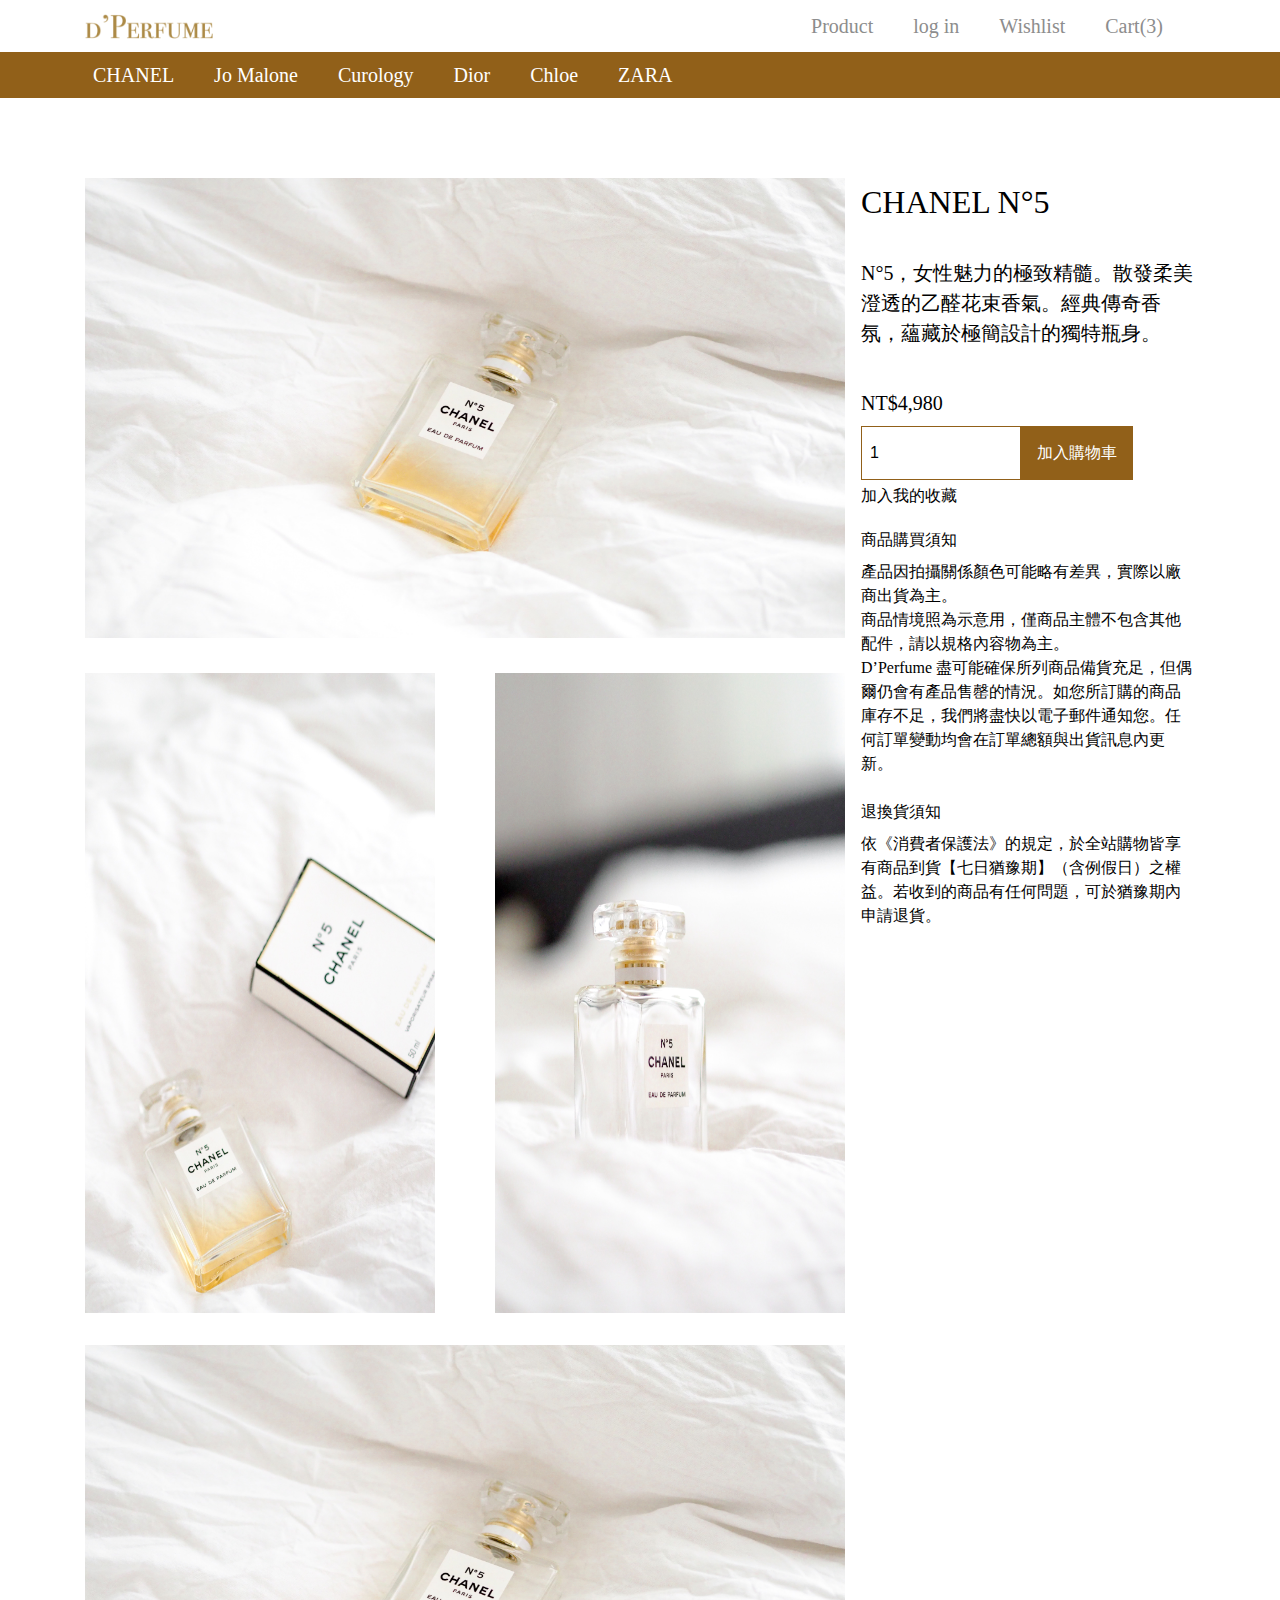
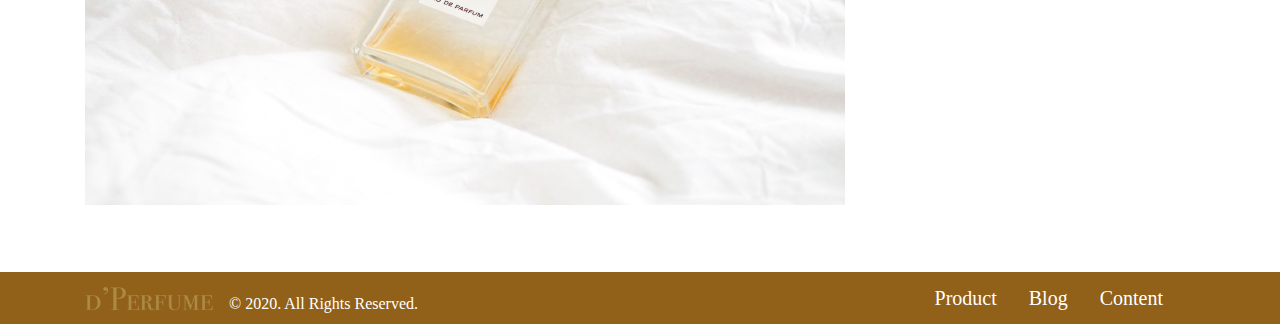
<file: perfume shop/03程式/chanle_product.html>
<!DOCTYPE html>
<html lang="en">

<head>
    <meta charset="UTF-8">
    <meta http-equiv="X-UA-Compatible" content="IE=edge">
    <meta name="viewport" content="width=device-width, initial-scale=1.0">
    <link rel="stylesheet" href="https://pro.fontawesome.com/releases/v5.10.0/css/all.css"
        integrity="sha384-AYmEC3Yw5cVb3ZcuHtOA93w35dYTsvhLPVnYs9eStHfGJvOvKxVfELGroGkvsg+p" crossorigin="anonymous" />
    <title>產品介紹</title>
    <link rel="stylesheet" href="css/all.css">
</head>

<body>

    <!-- .header>(img>a)+(ul>li*4>a) -->
    <div class="header container display_flex_j_between">
        <h1 class="p_tb-1">
            <a href="index.html">
                <img class="header_logo" src="../01素材/d’Perfume.png" alt="logo"></img>
            </a>
        </h1>
        <ul class="display_flex_j_between p_tb-2">
            <li class="m_r-4">
                <a class="header_li_a" href="#">
                    <i class="fas fa-store-alt "></i>
                    Product</a>
            </li>
            <li class="m_r-4">
                <a class="header_li_a" href="#">
                    <i class="fas fa-user "></i>
                    log in</a>
            </li>
            <li class="m_r-4">
                <a class="header_li_a" href="#">
                    <i class="fas fa-heart "></i>
                    Wishlist</a>
            </li>
            <li class="m_r-4">
                <a class="header_li_a" href="#">
                    <i class="far fa-shopping-cart "></i>
                    Cart(3)</a>
            </li>
        </ul>
    </div>
    <div class="product_nav">
        <div class="container">
            <ul class="product_nav_flex ">
                <li class="m_r-3  font_20_lh_30">
                    <a class=" p-1" href="#">CHANEL</a>
                </li>
                <li class="m_r-3  font_20_lh_30">
                    <a class=" p-1" href="#">Jo Malone</a>
                </li>
                <li class="m_r-3  font_20_lh_30">
                    <a class=" p-1" href="">
                        Curology
                    </a>
                </li>
                <li class="m_r-3  font_20_lh_30">
                    <a class=" p-1" href="#">Dior</a>
                </li>
                <li class="m_r-3   font_20_lh_30">
                    <a class=" p-1" href="#">Chloe</a>
                </li>
                <li class="m_r-3   font_20_lh_30">
                    <a class=" p-1" href="#">ZARA</a>
                </li>
            </ul>
        </div>
    </div>

    <!-- .content>.container>.product_information_card>(.card_imgs)+(.card_content>h2+p+p+(.shop>input+a)+(.heart>p)+h3+p) -->
    <div class="content p_t-10 p_b-8">
        <div class="container ">
            <div class="product_information_card display_flex_j_between">
                <div class="card_imgs">
                    <div class="img_one">
                        <img class="information_img_one" src="../01素材/pages_product01.jpg" alt="產品圖01">
                    </div>
                    <div class="img_two display_flex_j_between p_tb-4 ">
                        <img class="information_img_two " src="../01素材/pages_product02.jpg" alt="產品圖02">
                        <img class="information_img_two" src="../01素材/pages_product03.jpg" alt="產品圖03">
                    </div>
                    <div class="img_one">
                        <img class="information_img_one" src="../01素材/pages_product01.jpg" alt="產品圖01">
                    </div>
                </div>
                <div class="card_content m_l-2">
                    <h2 class="card_content_h2 font_32_lh_48 ">CHANEL N°5</h2>
                    <p class="font_20_lh_30 chinese">N°5，女性魅力的極致精髓。散發柔美澄透的乙醛花束香氣。經典傳奇香氛，蘊藏於極簡設計的獨特瓶身。</p>
                    <p class="font_20_lh_30 p_t-4 p_b-1">NT$4,980</p>
                    <div class="shop p_b-1">
                        <input class="shop_input_box" type="text" value="1">
                        <div class="top_down">
                            <i class="fas fa-angle-up"></i>
                            <i class="fas fa-angle-down"></i>
                        </div>
                        <div class=" shop_input_btn p-2">
                            <a class="shop_input_btn_a" href="#">加入購物車</a>
                        </div>
                    </div>
                    <div class="heart">
                        <i class="fas fa-heart"></i>
                        <p>加入我的收藏</p>
                    </div>
                    <h3 class="font_16_lh_24 p_b-1 p_t-10">商品購買須知</h3>
                    <p class="font_16_lh_24">產品因拍攝關係顏色可能略有差異，實際以廠商出貨為主。
                        <span >
                            商品情境照為示意用，僅商品主體不包含其他配件，請以規格內容物為主。
                        </span>
                        <span>
                            D’Perfume
                            盡可能確保所列商品備貨充足，但偶爾仍會有產品售罄的情況。如您所訂購的商品庫存不足，我們將盡快以電子郵件通知您。任何訂單變動均會在訂單總額與出貨訊息內更新。
                        </span>
                    </p>
                    <h3 class="font_16_lh_24 p_t-3 p_b-1">退換貨須知</h3>
                    <p class="font_16_lh_24">依《消費者保護法》的規定，於全站購物皆享有商品到貨【七日猶豫期】（含例假日）之權益。若收到的商品有任何問題，可於猶豫期內申請退貨。</p>
                </div>
            </div>
        </div>
    </div>

    <!-- .footer>(.footerbanner>(img+p+input))+(.footernav>img+p+(ul>li*3)) -->
    <div class="footer">
        <!-- <div class="footerbanner">
            <div class="footer_banner_img"></div>
            <div class="footer_textbox">
                <p class="footer_textbox_p" >記得
                    <span class="footer_textbox_span">
                        訂閱以獲取更多資訊！
                    </span>
                </p>
                <div class="input_boxs">
                    <input class="input_box" type="text" value="Your email address">
                    <div class="input_btn">Subscribe</div>
                </div>
            </div>
        </div> -->

        <div class="footer_nav">
            <div class="container display_flex_j_between ">
                <div class="footer_logo_cc display_flex_j_between">
                    <h1 class="p_tb-1">
                        <a href="#">
                            <img class="header_logo footer_nav_p" src="../01素材/d’Perfume@2x.png" alt="logo"></img>
                        </a>
                    </h1>
                    <p class="footer_nav_cc">© 2020. All Rights Reserved.</p>
                </div>
                <ul class="display_flex_j_between p_tb-2 ">
                    <li class="m_r-4">
                        <a class="header_li_a footer_nav_p" href="#">
                            Product</a>
                    </li>
                    <li class="m_r-4">
                        <a class="header_li_a footer_nav_p" href="#">
                            Blog</a>
                    </li>
                    <li class="m_r-4">
                        <a class="header_li_a footer_nav_p" href="#">
                            Content</a>
                    </li>
                </ul>
            </div>
        </div>
    </div>


</body>

</html>
</file>
<file: web/3.程式/index.css>
html, body, div, span, applet, object, iframe,
h1, h2, h3, h4, h5, h6, p, blockquote, pre,
a, abbr, acronym, address, big, cite, code,
del, dfn, em, img, ins, kbd, q, s, samp,
small, strike, strong, sub, sup, tt, var,
b, u, i, center,
dl, dt, dd, ol, ul, li,
fieldset, form, label, legend,
table, caption, tbody, tfoot, thead, tr, th, td,
article, aside, canvas, details, embed, 
figure, figcaption, footer, header, hgroup, 
menu, nav, output, ruby, section, summary,
time, mark, audio, video {
	margin: 0;
	padding: 0;
	border: 0;
	font-size: 100%;
	font: inherit;
	vertical-align: baseline;
}
/* HTML5 display-role reset for older browsers */
article, aside, details, figcaption, figure, 
footer, header, hgroup, menu, nav, section {
	display: block;
}
ol, ul {
	list-style: none;
}
blockquote, q {
	quotes: none;
}
blockquote:before, blockquote:after,
q:before, q:after {
	content: '';
	content: none;
}
table {
	border-collapse: collapse;
	border-spacing: 0;
}
body{
    font-size: 20px;
    line-height: 30px;
    font-family: 'Roboto';
    font-style:italic;
}

h1{
    font-size: 80px;
    line-height: 106px;
    font-weight: bolder;
}
h2{
    font-size: 64px;
    line-height: 84px;
    font-weight: bolder;
}
h3{
    font-size: 20px;
    line-height: 42px;
}
h4{
    font-size: 24px;
    line-height: 42px;
}
p{
    font-size: 24px;
    line-height: 36px;
}

.banner{
    background-image: url('../1.素材/banner.png');
    height: 958px;
    background-repeat: no-repeat;
    background-position: center;
}
.fontcolor_FFF{
    color: #FFF;
}
.container{
    width: 511px;
    margin: 0 auto;
}
.pt_center{
    padding-top: 17%;
}
.pt_7{
    padding-top:56px;
}
.pt_8{
    padding-top: 64px;
}
.pb_7{
    padding-bottom: 56px;
}
.pb_8{
    padding-bottom: 64px;
}
.pb_18{
    padding-bottom: 114px;
}
.pb_20{
    padding-bottom: 160px;
}
.mr_2{
    margin-right: 16px;
}
.mr_3{
    margin-right: 24px;
}
.ml_2{
    margin-left: 16px;
}
.ml_3{
    margin-left: 24px;
}
.mt_05{
    margin-top: 4px;
}
.mt_2{
    margin-top: 16px;
}
.mt_3{
    margin-top: 24px;
}
.mt_4{
    margin-top: 32px;
}
.mt_5{
    margin-top: 40px;
}
.mt_6{
    margin-top: 48px;
}
.mt_7{
    margin-top: 56px;
}
.mt_8{
    margin-top: 64px;
}
.mb_1{
    margin-bottom: 8px;
}
.mb_2{
    margin-bottom: 16px;
}
.mb_3{
    margin-bottom: 24px;
}
.mb_4{
    margin-bottom: 32px;
}
.mb_5{
    margin-bottom: 40px;
}
.mb_8{
    margin-bottom: 64px;
}
.font_normal{
    font-style:normal;
}
.banner_text{
    text-indent:5.7em;
}
.banner_text span{
    display: block;
}
.icons{
    display: flex;
    justify-content:center;
}

.profile{
    text-align: center;
    font-weight: bolder;
}
.border{
    width: 384px;
    border-bottom: 1px solid #000;
    margin: 0 auto;
}
.skill_text{
    display: flex;
    justify-content:center;
}
.circle{
    margin-top: 10px;
    width: 22px;
    height: 22px;
    border: 1px solid #891818;
    background-color: #891818;
    border-radius: 50%;
}
.brand{
    background-color: #000;
}
.brand_textbox{
    text-align: center;
}
.photo_container{
    width: 1200px;
    margin: 0 auto;
}
.brand_photos_photos{
    display: flex;
    justify-content: center;
    flex-wrap: wrap;
}
.work_content{
    text-align: center;
    font-weight: bolder;

}
.work_photo_cards{
    display: flex;
    justify-content:space-between;
    flex-wrap: wrap;
    text-align: center;
    font-weight: bolder;
}
.footer{
    background-color: #000;
    text-align: center;
}
</file>
<file: perfume shop/03程式/css/all.css>
@charset "UTF-8";
/* http://meyerweb.com/eric/tools/css/reset/ 
   v2.0 | 20110126
   License: none (public domain)
*/
html, body, div, span, applet, object, iframe,
h1, h2, h3, h4, h5, h6, p, blockquote, pre,
a, abbr, acronym, address, big, cite, code,
del, dfn, em, img, ins, kbd, q, s, samp,
small, strike, strong, sub, sup, tt, var,
b, u, i, center,
dl, dt, dd, ol, ul, li,
fieldset, form, label, legend,
table, caption, tbody, tfoot, thead, tr, th, td,
article, aside, canvas, details, embed,
figure, figcaption, footer, header, hgroup,
menu, nav, output, ruby, section, summary,
time, mark, audio, video {
  margin: 0;
  padding: 0;
  border: 0;
  font-size: 100%;
  font: inherit;
  vertical-align: baseline;
}

/* HTML5 display-role reset for older browsers */
article, aside, details, figcaption, figure,
footer, header, hgroup, menu, nav, section {
  display: block;
}

body {
  line-height: 1;
}

ol, ul {
  list-style: none;
}

blockquote, q {
  quotes: none;
}

blockquote:before, blockquote:after,
q:before, q:after {
  content: '';
  content: none;
}

table {
  border-collapse: collapse;
  border-spacing: 0;
}

*, *::before, *::after {
  -webkit-box-sizing: border-box;
          box-sizing: border-box;
}

ul {
  list-style: none;
}

a {
  text-decoration: none;
}

h2 h3 {
  font-weight: bold;
}

.header_logo, .header .p_tb-1, .footer_nav .container .footer_logo_cc .p_tb-1 {
  width: 128px;
  height: 38px;
}

.header {
  width: 1110px;
  margin: 0 auto;
  display: -webkit-box;
  display: -ms-flexbox;
  display: flex;
  -webkit-box-pack: justify;
      -ms-flex-pack: justify;
          justify-content: space-between;
}

.header .p_tb-1 {
  padding: 8px 0;
}

.header ul {
  display: -webkit-box;
  display: -ms-flexbox;
  display: flex;
  -webkit-box-pack: justify;
      -ms-flex-pack: justify;
          justify-content: space-between;
  padding: 16px 0;
}

.header ul li {
  margin-right: 32px;
}

.header ul li .header_li_a {
  font-size: 20px;
  color: #8D8D8D;
}

.header ul li i {
  margin-right: 8px;
}

.header ul li i .i_set {
  width: 10px;
  height: 16px;
  color: #8D8D8D;
}

.banner {
  display: -webkit-box;
  display: -ms-flexbox;
  display: flex;
  -webkit-box-pack: end;
      -ms-flex-pack: end;
          justify-content: flex-end;
  position: relative;
}

.banner .banner_imgbox {
  width: 100%;
  height: 870px;
  background-image: url("https://github.com/Dawn-Syu/Dawn-Syu.GitHub.io/blob/master/perfume%20shop/01%E7%B4%A0%E6%9D%90/index_banner.jpg?raw=true");
  background-repeat: no-repeat;
  background-position: center;
  background-size: cover;
}

.banner .banner_textbox {
  position: absolute;
  top: 35%;
  left: 61%;
  width: 445px;
  height: 445px;
}

.banner .banner_textbox .banner_textbox_h2 {
  font-family: SF Pro Text;
  color: #FFF;
  font-size: 40px;
  line-height: 60px;
}

.banner .banner_textbox .banner_textbox_p {
  font-family: SF Pro Text;
  color: #FFF;
  font-size: 24px;
  line-height: 36px;
}

.banner .banner_textbox .banner_btn .banner_btn_a {
  padding-top: 16px;
  width: 350px;
  height: 60px;
  display: block;
  color: #FFF;
  font-size: 24px;
  text-align: center;
  border: #707070 1px solid;
  border-radius: 30px;
}

.content {
  padding: 64px 0;
}

.content .cards_one {
  margin-bottom: 56px;
}

.content .cards_one .container {
  width: 1110px;
  margin: 0 auto;
}

.content .cards_one .container .card_img_right {
  display: -webkit-box;
  display: -ms-flexbox;
  display: flex;
  -webkit-box-orient: horizontal;
  -webkit-box-direction: reverse;
      -ms-flex-direction: row-reverse;
          flex-direction: row-reverse;
}

.content .cards_one .container .card_img_right .card {
  width: 555px;
  height: 555px;
}

.content .cards_one .container .card_img_right .card_text {
  display: -webkit-box;
  display: -ms-flexbox;
  display: flex;
  -webkit-box-orient: vertical;
  -webkit-box-direction: normal;
      -ms-flex-direction: column;
          flex-direction: column;
  -webkit-box-pack: center;
      -ms-flex-pack: center;
          justify-content: center;
  -webkit-box-align: center;
      -ms-flex-align: center;
          align-items: center;
}

.content .cards_one .container .card_img_right .card_text .card_text_container {
  width: 350px;
}

.content .cards_one .container .card_img_right .card_text .card_text_container .card_text_h2 {
  font-family: SF Pro Text;
  font-size: 32px;
  line-height: 48px;
}

.content .cards_one .container .card_img_right .card_text .card_text_container .card_text_p {
  font-family: Microsoft JhengHei;
  font-size: 24px;
  line-height: 30px;
}

.content .cards_one .container .card_img_right .card_text .card_text_container .content_btn {
  margin-top: 16px;
}

.content .cards_one .container .card_img_right .card_text .card_text_container .content_btn .card_text_a {
  color: #916019;
  font-size: 16px;
  line-height: 24px;
}

.content .cards_one .container .card_img_right .card {
  width: 555px;
  height: 555px;
}

.content .cards_one .container .card_img_left {
  display: -webkit-box;
  display: -ms-flexbox;
  display: flex;
  -webkit-box-orient: horizontal;
  -webkit-box-direction: normal;
      -ms-flex-direction: row;
          flex-direction: row;
}

.content .cards_one .container .card_img_left .card {
  width: 555px;
  height: 555px;
}

.content .cards_one .container .card_img_left .card_text {
  display: -webkit-box;
  display: -ms-flexbox;
  display: flex;
  -webkit-box-orient: vertical;
  -webkit-box-direction: normal;
      -ms-flex-direction: column;
          flex-direction: column;
  -webkit-box-pack: center;
      -ms-flex-pack: center;
          justify-content: center;
  -webkit-box-align: center;
      -ms-flex-align: center;
          align-items: center;
}

.content .cards_one .container .card_img_left .card_text .card_text_container {
  width: 350px;
}

.content .cards_one .container .card_img_left .card_text .card_text_container .card_text_h2 {
  font-family: SF Pro Text;
  font-size: 32px;
  line-height: 48px;
}

.content .cards_one .container .card_img_left .card_text .card_text_container .card_text_p {
  font-family: Microsoft JhengHei;
  font-size: 24px;
  line-height: 30px;
}

.content .cards_one .container .card_img_left .card_text .card_text_container .content_btn {
  margin-top: 16px;
}

.content .cards_one .container .card_img_left .card_text .card_text_container .content_btn .card_text_a {
  color: #916019;
  font-size: 16px;
  line-height: 24px;
}

.content .cards_one .container .card_img_left .card {
  width: 555px;
  height: 555px;
}

.content .cards_one .container .card_img_left {
  display: -webkit-box;
  display: -ms-flexbox;
  display: flex;
  -webkit-box-orient: horizontal;
  -webkit-box-direction: normal;
      -ms-flex-direction: row;
          flex-direction: row;
}

.content .cards_one .container .card_img_left .preventive {
  width: 555px;
}

.content .cards_one .container .card_img_left .card_text {
  display: -webkit-box;
  display: -ms-flexbox;
  display: flex;
  -webkit-box-orient: vertical;
  -webkit-box-direction: normal;
      -ms-flex-direction: column;
          flex-direction: column;
  -webkit-box-pack: center;
      -ms-flex-pack: center;
          justify-content: center;
  -webkit-box-align: center;
      -ms-flex-align: center;
          align-items: center;
}

.content .cards_one .container .card_img_left .card_text .card_text_container {
  width: 350px;
}

.content .cards_one .container .card_img_left .card_text .card_text_container .preventive_text_h2 {
  font-family: SF Pro Text;
  font-size: 24px;
  line-height: 36px;
}

.content .cards_one .container .card_img_left .card_text .card_text_container .preventive_text_h2 .preventive_text_h2 span {
  display: block;
}

.content .cards_one .container .card_img_left .card_text .card_text_container .preventive_text_p {
  font-family: SF Pro Text;
  font-size: 16px;
  line-height: 24px;
  margin-bottom: 56px;
}

.content .cards_one .container .card_img_left .card_text .card_text_container .content_btn {
  margin-top: 16px;
}

.content .cards_one .container .card_img_left .card_text .card_text_container .content_btn .banner_btn_a {
  color: #000000;
  padding-top: 16px;
  width: 350px;
  height: 60px;
  display: block;
  font-size: 24px;
  text-align: center;
  border: #707070 1px solid;
  border-radius: 30px;
}

.content .cards_one .container .card_img_left .preventive {
  width: 555px;
}

.content .cards_two {
  background-color: #E0E0E0;
  margin-bottom: 56px;
  padding: 40px 0;
}

.content .cards_two .container {
  width: 1110px;
  margin: 0 auto;
}

.content .cards_two .container ul {
  display: -webkit-box;
  display: -ms-flexbox;
  display: flex;
  -webkit-box-pack: justify;
      -ms-flex-pack: justify;
          justify-content: space-between;
}

.content .cards_two .container ul li {
  position: relative;
  font-size: 16px;
  line-height: 24px;
  font-size: 16px;
  line-height: 24px;
  margin-top: 16px;
}

.content .cards_two .container ul li .card_two_img {
  width: 350px;
  height: 540px;
}

.content .cards_two .container ul li .mark {
  position: absolute;
  top: 0;
  width: 350px;
  height: 540px;
  background-color: gray;
  opacity: 0.6;
}

.content .cards_two .container ul li .mark .mark_a {
  display: block;
  text-align: center;
  color: #FFF;
  font-size: 24px;
  line-height: 36px;
  padding: 250px 0;
}

.content .cards_two .container ul li .card_two_h2 {
  font-family: SF Pro Text;
  font-size: 24px;
  line-height: 36px;
}

.content .cards_two .container ul li .card_two_span {
  text-decoration: line-through;
  color: #8D8D8D;
}

.content .cards_three .container {
  width: 1110px;
  margin: 0 auto;
  display: -webkit-box;
  display: -ms-flexbox;
  display: flex;
  -webkit-box-pack: justify;
      -ms-flex-pack: justify;
          justify-content: space-between;
}

.content .cards_three .container .card_three_img {
  width: 730px;
  height: 520px;
}

.content .cards_three .container .card_three_text {
  display: -webkit-box;
  display: -ms-flexbox;
  display: flex;
  -webkit-box-orient: vertical;
  -webkit-box-direction: normal;
      -ms-flex-direction: column;
          flex-direction: column;
  -webkit-box-pack: center;
      -ms-flex-pack: center;
          justify-content: center;
  font-size: 20px;
  line-height: 30px;
  margin-left: 16px;
}

.content .cards_three .container .card_three_text .card_text_container {
  width: 350px;
}

.content .cards_three .container .card_three_text .card_text_h2 {
  font-family: SF Pro Text;
  font-size: 32px;
  line-height: 48px;
}

.content .cards_three .container .card_three_text .font_24_lh_30 {
  font-size: 24px;
  line-height: 30px;
}

.content .cards_three .container .card_three_text .font_16_lh_24 {
  font-size: 16px;
  line-height: 24px;
}

.content .cards_three .container .card_three_text .content_btn {
  margin-top: 16px;
}

.content .cards_three .container .card_three_text .content_btn .card_text_a {
  color: #916019;
  font-size: 16px;
  line-height: 24px;
}

.footer .footerbanner {
  position: relative;
}

.footer .footerbanner .footer_banner_img {
  background-image: url("https://github.com/Dawn-Syu/Dawn-Syu.GitHub.io/blob/master/perfume%20shop/01%E7%B4%A0%E6%9D%90/footer.jpg?raw=true");
  width: 100%;
  height: 600px;
  background-repeat: no-repeat;
  background-position: center;
  background-size: cover;
}

.footer .footerbanner .footer_textbox {
  position: absolute;
  top: 50%;
  right: 60%;
}

.footer .footerbanner .footer_textbox .footer_textbox_p {
  color: #8D8D8D;
  font-family: 思源黑體;
  font-size: 32px;
  line-height: 48px;
}

.footer .footerbanner .footer_textbox .footer_textbox_p .footer_textbox_span {
  display: block;
}

.footer .footerbanner .footer_textbox .input_boxs {
  display: -webkit-box;
  display: -ms-flexbox;
  display: flex;
  border: #916019 1px solid;
}

.footer .footerbanner .footer_textbox .input_boxs .input_box {
  color: #8D8D8D;
  padding-left: 10px;
  padding-right: 5px;
}

.footer .footerbanner .footer_textbox .input_boxs .input_btn {
  text-align: center;
  width: 131px;
  height: 60px;
  background-color: #916019;
}

.footer .footerbanner .footer_textbox .input_boxs .input_btn .input_btn_a {
  display: block;
  color: #FFF;
  font-size: 16px;
  line-height: 24px;
  padding: 16px 0;
}

.footer_nav {
  background-color: #916019;
}

.footer_nav .container {
  width: 1110px;
  margin: 0 auto;
  display: -webkit-box;
  display: -ms-flexbox;
  display: flex;
  -webkit-box-pack: justify;
      -ms-flex-pack: justify;
          justify-content: space-between;
}

.footer_nav .container .footer_logo_cc {
  display: -webkit-box;
  display: -ms-flexbox;
  display: flex;
  -webkit-box-pack: justify;
      -ms-flex-pack: justify;
          justify-content: space-between;
}

.footer_nav .container .footer_logo_cc .p_tb-1 {
  padding: 8px 0;
}

.footer_nav .container .footer_logo_cc .p_tb-1 .footer_nav_p {
  color: #FFF;
}

.footer_nav .container .footer_logo_cc .footer_nav_cc {
  padding-left: 16px;
  padding-top: 24px;
  color: #FFF;
}

.footer_nav .container ul {
  display: -webkit-box;
  display: -ms-flexbox;
  display: flex;
  -webkit-box-pack: justify;
      -ms-flex-pack: justify;
          justify-content: space-between;
  padding: 16px 0;
}

.footer_nav .container ul li {
  margin-right: 32px;
}

.footer_nav .container ul li .header_li_a {
  font-size: 20px;
  color: #8D8D8D;
}

.footer_nav .container ul li .footer_nav_p {
  color: #FFF;
}

.product_nav {
  background-color: #916019;
}

.product_nav .container {
  width: 1110px;
  margin: 0 auto;
}

.product_nav .container .product_nav_flex {
  display: -webkit-box;
  display: -ms-flexbox;
  display: flex;
  -webkit-box-pack: start;
      -ms-flex-pack: start;
          justify-content: flex-start;
}

.product_nav .container .product_nav_flex li {
  margin-right: 24px;
  font-size: 20px;
  line-height: 30px;
}

.product_nav .container .product_nav_flex li .p-1 {
  padding: 8px;
  display: block;
  font-family: SF Pro Text;
  color: #FFF;
}

.content {
  padding-top: 80px;
  padding-bottom: 64px;
}

.content .container {
  width: 1110px;
  margin: 0 auto;
}

.content .container .product_information_card {
  display: -webkit-box;
  display: -ms-flexbox;
  display: flex;
  -webkit-box-pack: justify;
      -ms-flex-pack: justify;
          justify-content: space-between;
}

.content .container .product_information_card .card_imgs .img_one .information_img_one {
  width: 760px;
  height: 460px;
}

.content .container .product_information_card .card_imgs .img_two {
  display: -webkit-box;
  display: -ms-flexbox;
  display: flex;
  -webkit-box-pack: justify;
      -ms-flex-pack: justify;
          justify-content: space-between;
  padding: 32px 0;
}

.content .container .product_information_card .card_imgs .img_two .information_img_two {
  width: 350px;
  height: 640px;
}

.content .container .product_information_card .card_content {
  width: 350px;
  margin-left: 16px;
}

.content .container .product_information_card .card_content .card_content_h2 {
  font-family: SF Pro Text;
  font-size: 32px;
  line-height: 48px;
}

.content .container .product_information_card .card_content .chinese {
  font-family: 思源黑體;
  font-size: 20px;
  line-height: 30px;
}

.content .container .product_information_card .card_content .font_20_lh_30 {
  font-size: 20px;
  line-height: 30px;
  padding-top: 32px;
  padding-bottom: 8px;
}

.content .container .product_information_card .card_content .shop {
  display: -webkit-box;
  display: -ms-flexbox;
  display: flex;
  position: relative;
  padding-bottom: 8px;
}

.content .container .product_information_card .card_content .shop .shop_input_box {
  padding-left: 8px;
  border: solid 1px #916019;
  width: 160px;
  font-size: 16px;
  line-height: 22px;
}

.content .container .product_information_card .card_content .shop .top_down {
  position: absolute;
  top: 20%;
  right: 55%;
  display: -webkit-box;
  display: -ms-flexbox;
  display: flex;
  -webkit-box-orient: vertical;
  -webkit-box-direction: normal;
      -ms-flex-direction: column;
          flex-direction: column;
}

.content .container .product_information_card .card_content .shop .top_down .fas {
  color: #000;
}

.content .container .product_information_card .card_content .shop .shop_input_btn {
  background-color: #916019;
  font-size: 16px;
  line-height: 22px;
  color: #FFF;
}

.content .container .product_information_card .card_content .shop .shop_input_btn .shop_input_btn_a {
  color: #FFF;
  display: block;
  padding: 16px;
}

.content .container .product_information_card .card_content .heart {
  display: -webkit-box;
  display: -ms-flexbox;
  display: flex;
}

.content .container .product_information_card .card_content .heart .fas {
  color: #916019;
}

.content .container .product_information_card .card_content h3 {
  font-size: 16px;
  line-height: 24px;
  padding-bottom: 8px;
  padding-top: 80px;
}

.content .container .product_information_card .card_content .font_16_lh_24 {
  font-size: 16px;
  line-height: 24px;
}

.content .container .product_information_card .card_content .font_16_lh_24 span {
  display: block;
}

.content .container .product_information_card .card_content h3 {
  font-size: 16px;
  line-height: 24px;
  padding-bottom: 8px;
  padding-top: 24px;
}
/*# sourceMappingURL=all.css.map */
</file>
<file: PROFILE/3.程式/css/style01.css>
@charset "UTF-8";
/* http://meyerweb.com/eric/tools/css/reset/ 
   v2.0 | 20110126
   License: none (public domain)
*/
html, body, div, span, applet, object, iframe,
h1, h2, h3, h4, h5, h6, p, blockquote, pre,
a, abbr, acronym, address, big, cite, code,
del, dfn, em, img, ins, kbd, q, s, samp,
small, strike, strong, sub, sup, tt, var,
b, u, i, center,
dl, dt, dd, ol, ul, li,
fieldset, form, label, legend,
table, caption, tbody, tfoot, thead, tr, th, td,
article, aside, canvas, details, embed,
figure, figcaption, footer, header, hgroup,
menu, nav, output, ruby, section, summary,
time, mark, audio, video {
  margin: 0;
  padding: 0;
  border: 0;
  font-size: 100%;
  font: inherit;
  vertical-align: baseline;
}

/* HTML5 display-role reset for older browsers */
article, aside, details, figcaption, figure,
footer, header, hgroup, menu, nav, section {
  display: block;
}

body {
  line-height: 1;
}

ol, ul {
  list-style: none;
}

blockquote, q {
  quotes: none;
}

blockquote:before, blockquote:after,
q:before, q:after {
  content: '';
  content: none;
}

table {
  border-collapse: collapse;
  border-spacing: 0;
}

*, *::before, *::after {
  -webkit-box-sizing: border-box;
          box-sizing: border-box;
}

ul {
  list-style: none;
}

a {
  text-decoration: none;
}

h3 {
  font-weight: bold;
}

h2 {
  font-weight: bold;
}

html {
  font-family: "Roboto", "思源黑體";
}

.container {
  width: 1200px;
  margin: 0 auto;
}

.container h1 {
  color: #000;
  font-size: 80px;
  line-height: 106px;
  padding-top: 32px;
}

.container .border {
  margin-top: 8px;
  border: 2px solid #000;
  width: 1200px;
}

.container .photo {
  margin: 48px 0;
  width: 324px;
  height: 324px;
}

.container .profile {
  margin-bottom: 72px;
}

.container .profile h2 {
  font-size: 32px;
  line-height: 48px;
}

.container .profile h2 span {
  color: #A00404;
  font-size: 24px;
  line-height: 30px;
}

.container .profile .border_1 {
  border: 1px solid #000;
  opacity: 0.3;
  margin-top: 8px;
  margin-bottom: 16px;
}

.container .profile p {
  font-size: 24px;
  line-height: 36px;
  margin-bottom: 24px;
  font-weight: bold;
}

.container .education {
  margin-bottom: 72px;
}

.container .education h2 {
  font-size: 32px;
  line-height: 48px;
}

.container .education h2 span {
  color: #A00404;
  font-size: 24px;
  line-height: 30px;
}

.container .education .border_1 {
  border: 1px solid #000;
  opacity: 0.3;
  margin-top: 8px;
  margin-bottom: 16px;
}

.container .education li {
  font-size: 24px;
  line-height: 36px;
  margin-bottom: 24px;
  font-weight: bold;
}

.skills {
  background-color: #415165;
  padding-top: 24px;
  padding-bottom: 32px;
}

.skills .container {
  width: 1200px;
  margin: 0 auto;
}

.skills .container h2 {
  text-align: center;
  color: #FFF;
  font-size: 32px;
  line-height: 48px;
}

.skills .container h2 span {
  font-size: 24px;
  line-height: 30px;
  margin-left: 8px;
}

.skills .container .border_996 {
  margin: 0 auto;
  color: #FFF;
  width: 996px;
  border: solid 1px #FFF;
  text-align: center;
  margin-top: 8px;
  margin-bottom: 24px;
  opacity: 0.7;
}

.skills .container .skills_list {
  opacity: 0.7;
  padding-left: 24px;
  margin-left: 41%;
  font-size: 24px;
  line-height: 36px;
  color: #FFF;
  border-left: 1px solid #fff;
}

.container {
  width: 1200px;
  margin: 0 auto;
}

.container .work_experience {
  padding: 64px 0;
}

.container .work_experience h2 {
  font-size: 32px;
  line-height: 48px;
}

.container .work_experience h2 span {
  color: #A00404;
  font-size: 24px;
  line-height: 30px;
}

.container .work_experience .border_1 {
  border: 1px solid #000;
  opacity: 0.3;
  margin-top: 8px;
  margin-bottom: 16px;
}

.container .work_experience .work_list {
  margin-left: 24px;
  padding-left: 24px;
}

.container .work_experience .work_list .company_logo {
  margin: 8px 0;
  width: 94px;
  height: 94px;
}

.container .work_experience .work_list .work_title_p {
  font-size: 24px;
  line-height: 36px;
  font-weight: bold;
}

.container .work_experience .work_list .m_tb-3 {
  margin: 24px 0;
}

.container .work_experience .work_list .work_p {
  font-size: 20px;
  line-height: 30px;
  font-weight: bold;
}

.container .work_experience .broder_left {
  border-left: 1px solid #96A9C4;
}

.about_me {
  background-color: #415165;
  padding-top: 24px;
  padding-bottom: 32px;
}

.about_me .container {
  width: 1200px;
  margin: 0 auto;
}

.about_me .container h2 {
  text-align: center;
  color: #FFF;
  font-size: 32px;
  line-height: 48px;
}

.about_me .container h2 span {
  font-size: 24px;
  line-height: 30px;
  margin-left: 8px;
}

.about_me .container .border_whilt {
  opacity: 0.7;
  width: 1200px;
  border: 1px solid #fff;
  margin-top: 8px;
  margin-bottom: 32px;
}

.about_me .container .about_a {
  opacity: 0.7;
  font-size: 24px;
  line-height: 36px;
  color: #FFF;
  text-align: center;
  margin: 16px 0;
  display: block;
}

.about_me .container .about_a:hover {
  background-color: greenyellow;
  color: indianred;
}

.about_me .container .about_p {
  opacity: 0.7;
  font-size: 24px;
  line-height: 36px;
  color: #FFF;
  text-align: center;
  margin: 16px 0;
  display: block;
}

.about_me .container .about_icons {
  opacity: 0.7;
  display: -webkit-box;
  display: -ms-flexbox;
  display: flex;
  -webkit-box-pack: center;
      -ms-flex-pack: center;
          justify-content: center;
}

.about_me .container .about_icons img {
  width: 48px;
  height: 48px;
  margin-right: 16px;
}

.about_me .container .about_icons img:hover {
  background-color: #1cf34b;
}
/*# sourceMappingURL=style01.css.map */
</file>
